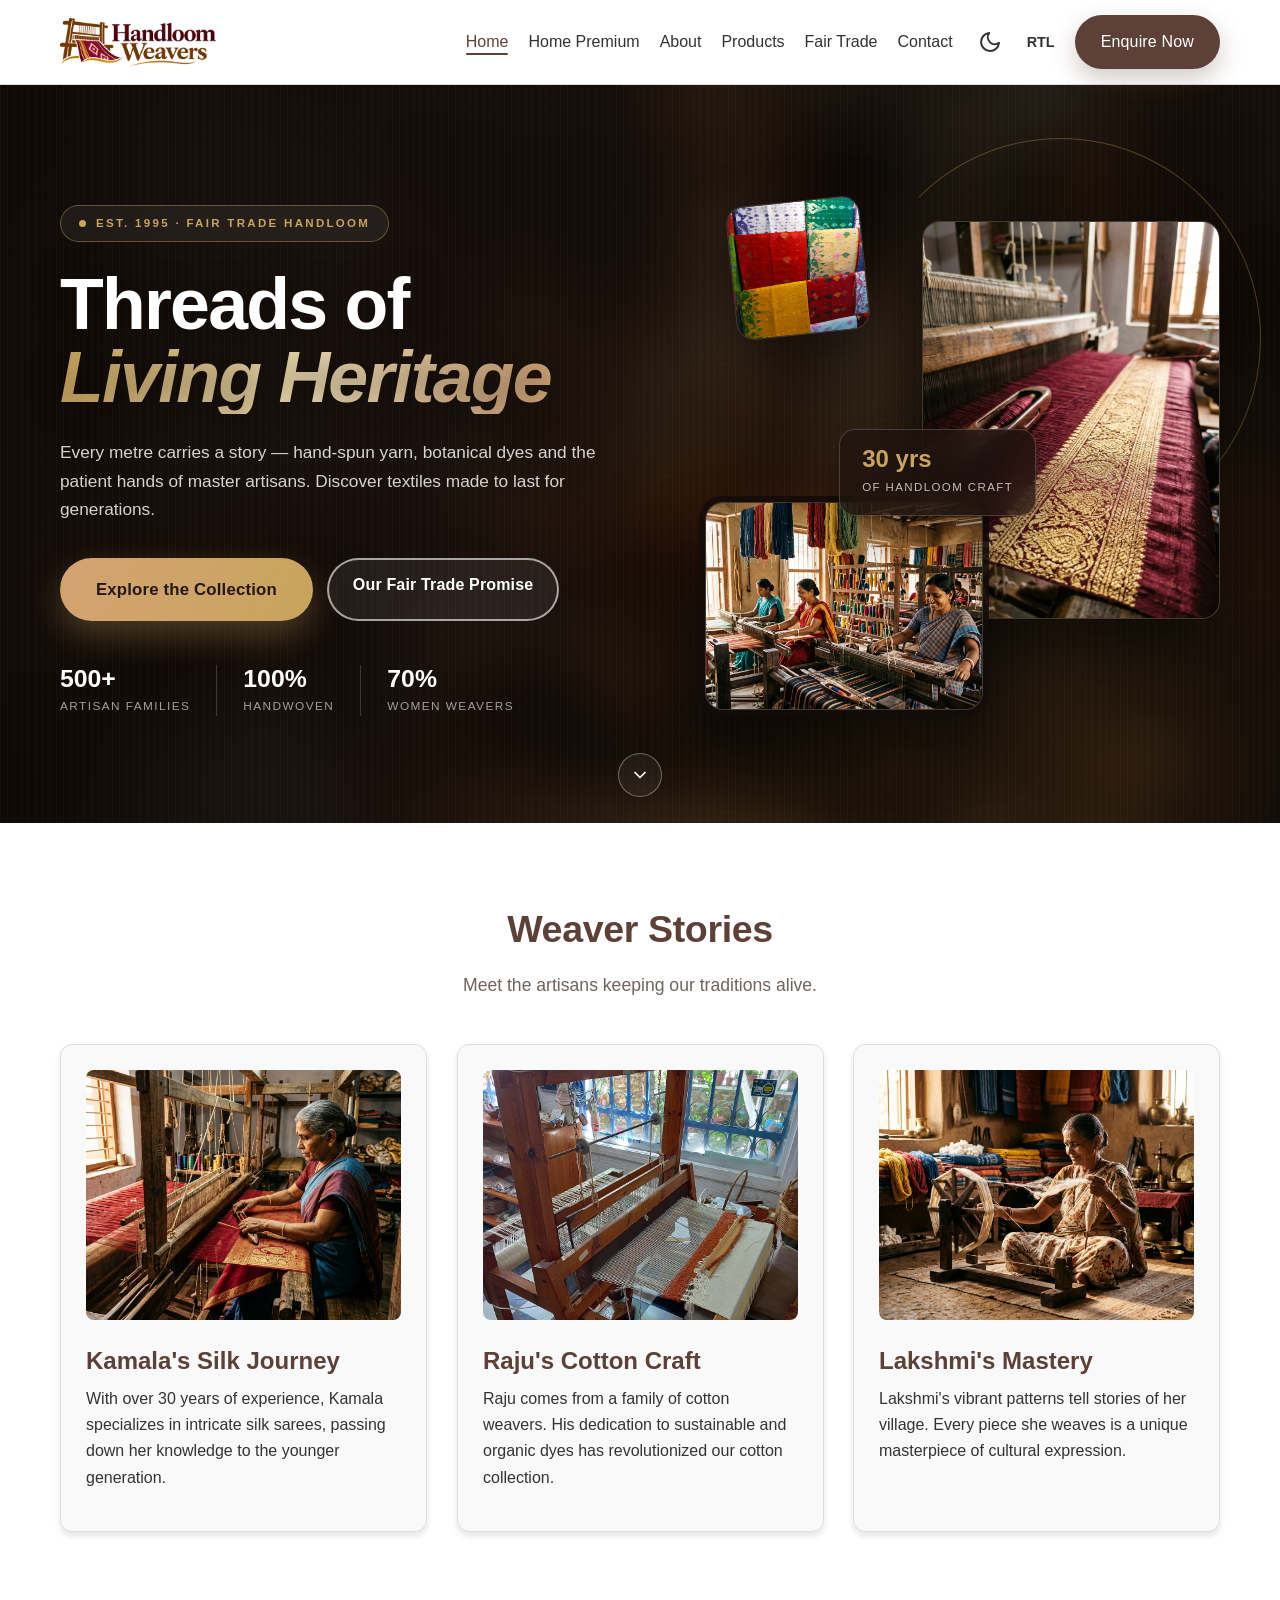
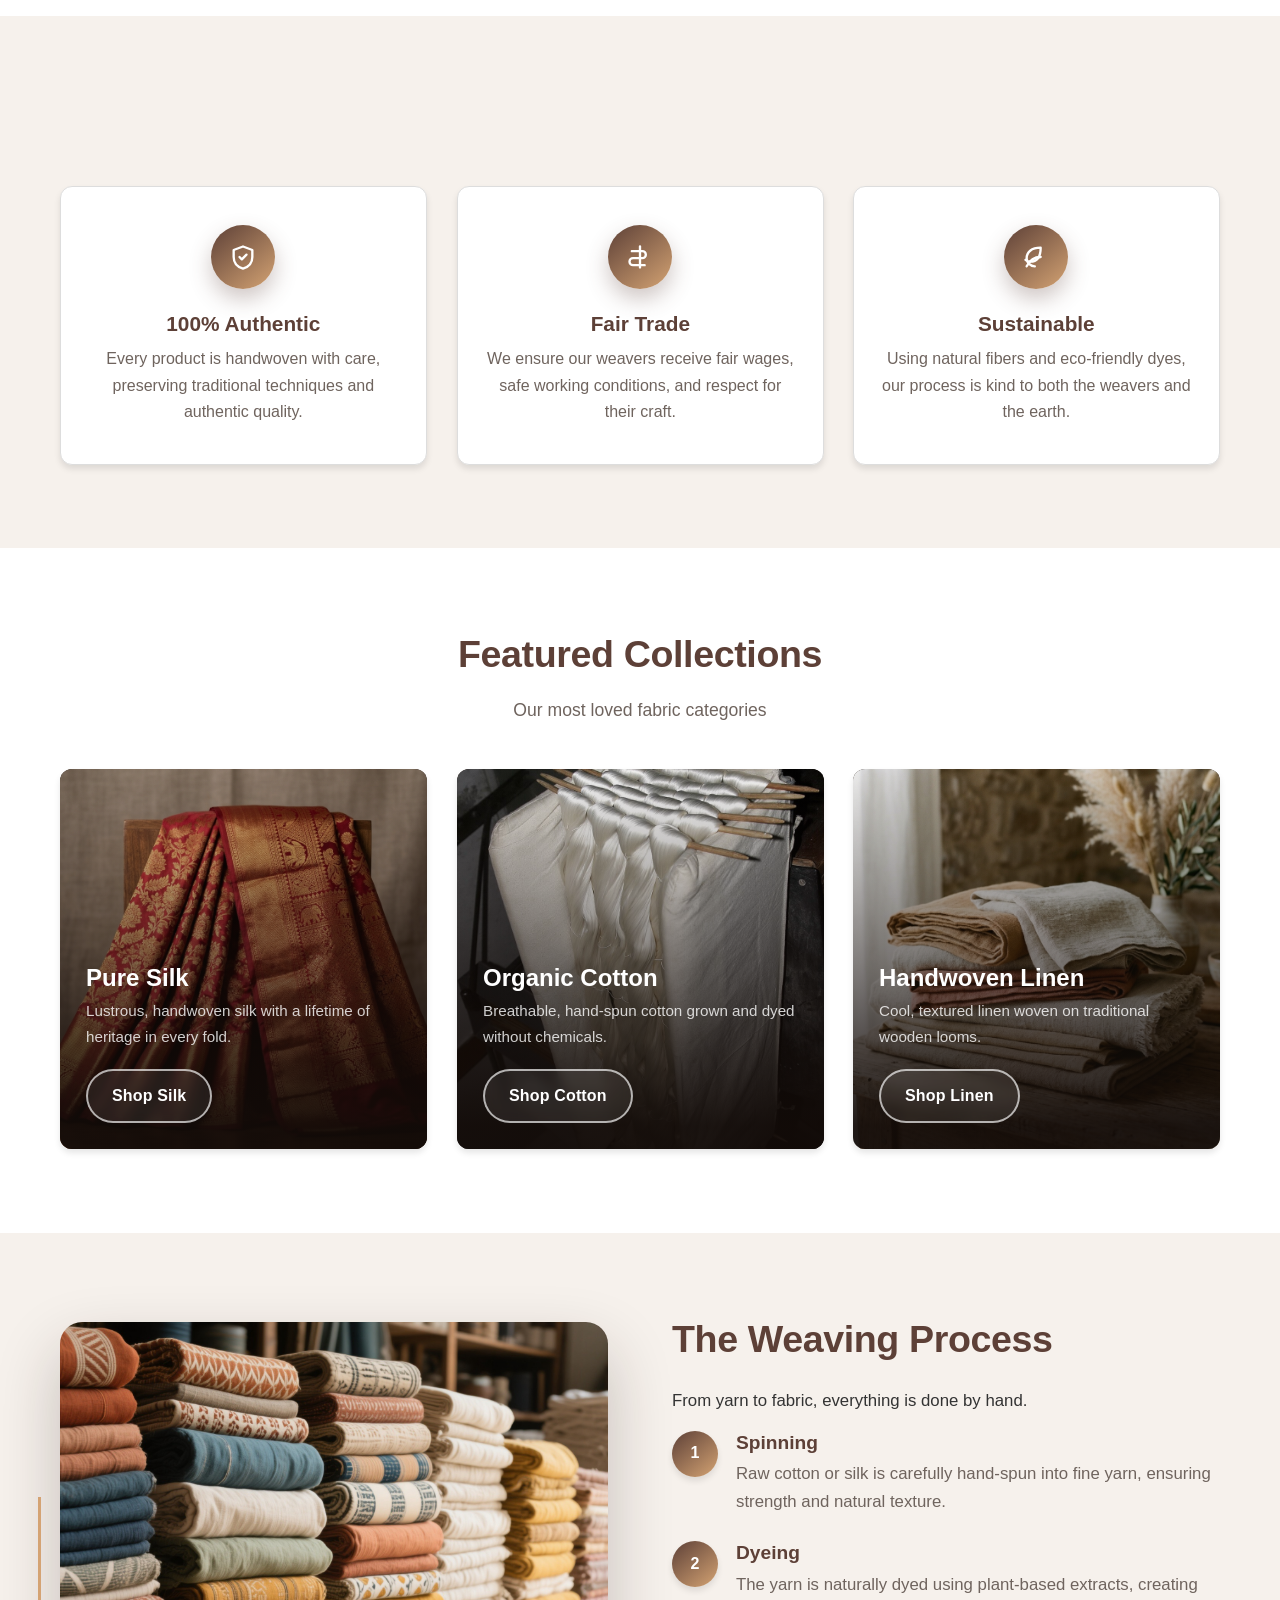
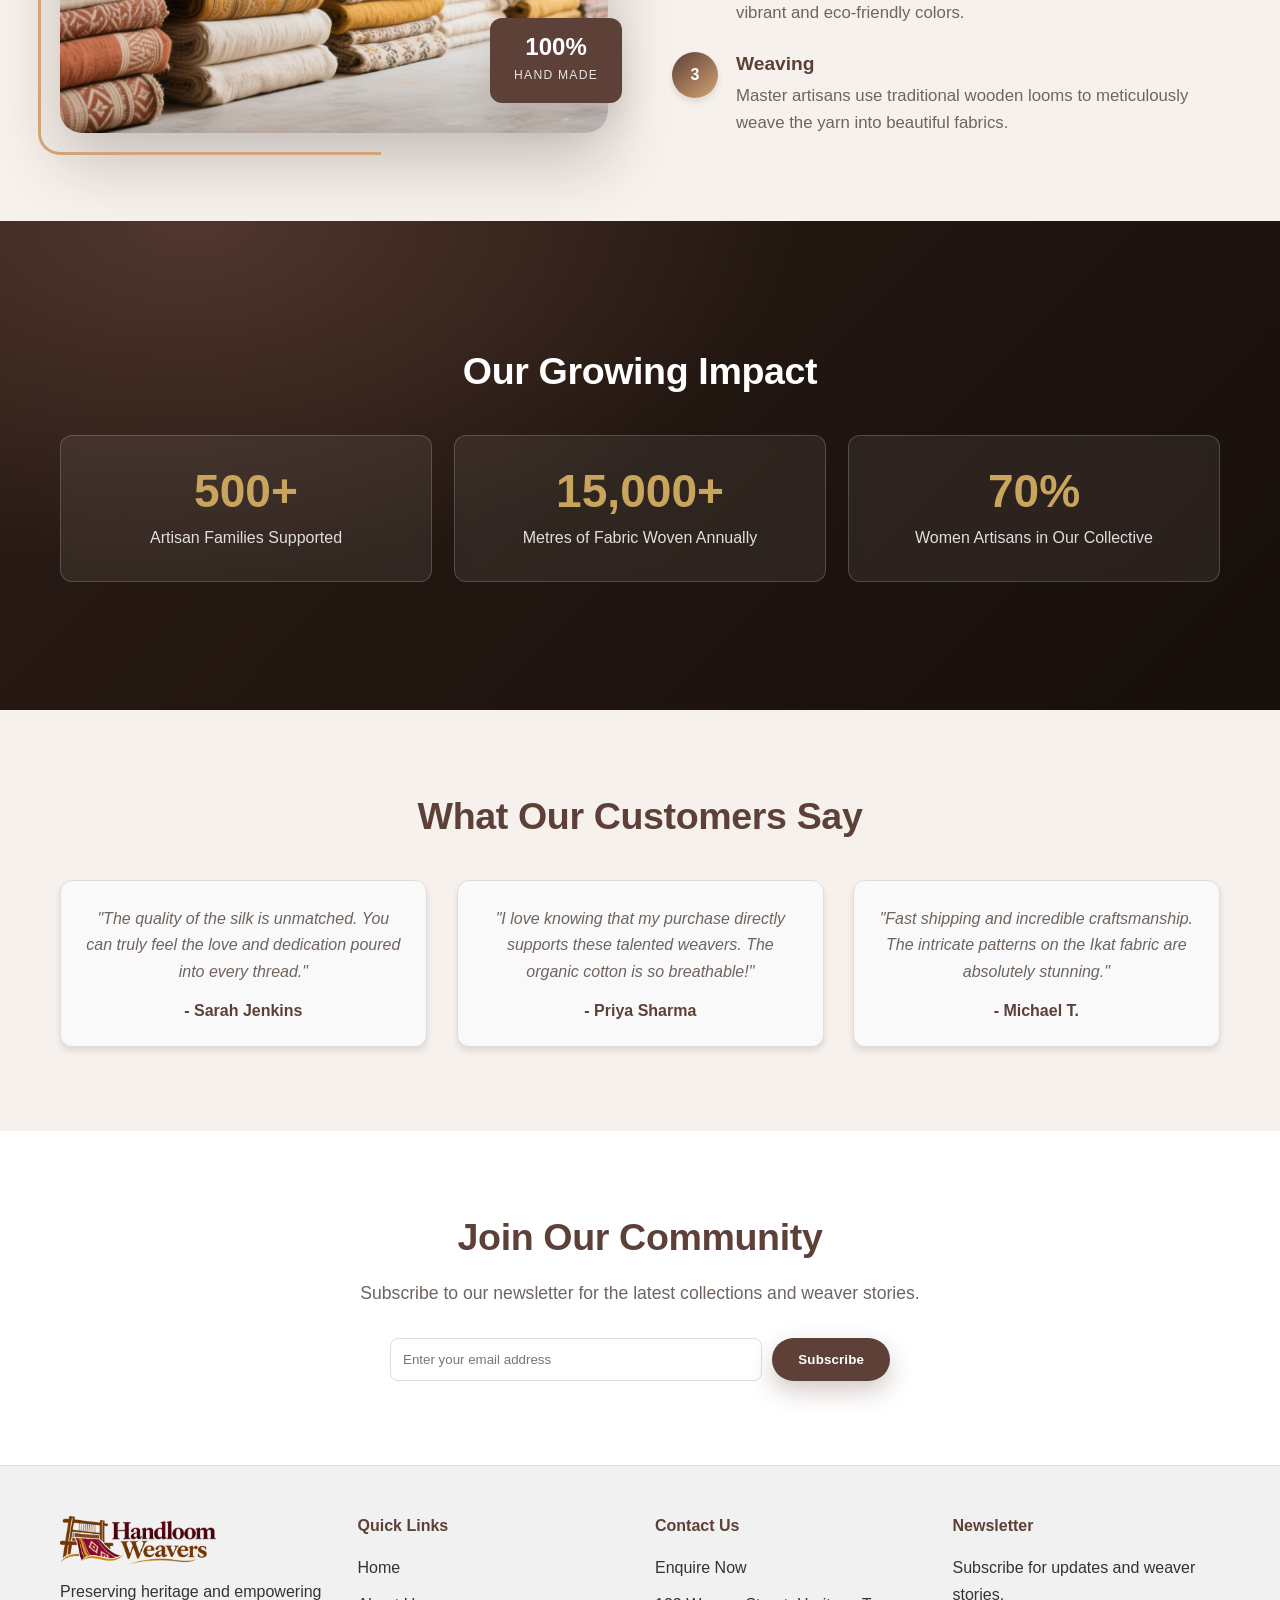
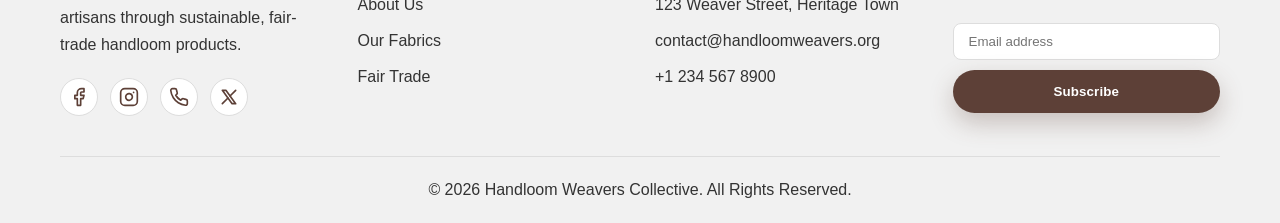
<file: index.html>
<!DOCTYPE html>
<html lang="en" dir="ltr">
<head>
    <meta charset="UTF-8">
    <meta name="viewport" content="width=device-width, initial-scale=1.0">
    <title>Handloom Weavers Collective - Home</title>
    <link rel="icon" type="image/png" href="assets/favicon.png">
    <link rel="apple-touch-icon" href="assets/favicon.png">
    <script>document.documentElement.classList.add('js');</script>
    <link rel="stylesheet" href="css/style.css">
</head>
<body>
    <!-- Header -->
    <header>
        <div class="container header-inner">
            <a href="index.html" class="logo">
                <img src="assets/Handloom Weavers Logo.png" alt="Handloom Weavers" width="1798" height="555">
            </a>
            
            <button class="icon-btn mobile-menu-btn" id="mobile-menu-btn">
                <svg xmlns="http://www.webkit.org/2000/svg" width="24" height="24" viewBox="0 0 24 24" fill="none" stroke="currentColor" stroke-width="2" stroke-linecap="round" stroke-linejoin="round"><line x1="4" x2="20" y1="12" y2="12"/><line x1="4" x2="20" y1="6" y2="6"/><line x1="4" x2="20" y1="18" y2="18"/></svg>
            </button>

            <ul class="nav-links" id="nav-links">
                <li><a href="index.html" class="active">Home</a></li>
                <li><a href="home-2.html">Home Premium</a></li>
                <li><a href="about.html">About</a></li>
                <li><a href="products.html">Products</a></li>
                <li><a href="fair-trade.html">Fair Trade</a></li>
                <li><a href="contact.html">Contact</a></li>
                <li class="header-actions">
                    <button class="icon-btn" id="theme-toggle" aria-label="Toggle Theme"></button>
                    <button class="icon-btn" id="dir-toggle" aria-label="Toggle Direction"></button>
                    <a href="contact.html" class="btn btn-primary">Enquire Now</a>
                </li>
            </ul>
        </div>
    </header>

    <!-- =========================================================
         HOME HERO — "Atelier Collage" concept
         Layered composition: blurred photo wash + typographic column
         + overlapping photographs with a floating glass badge.
         Image assets (swap these, keep the filenames):
           • assets/hero_home.jpg        → full-bleed blurred backdrop
           • assets/gallery_2.jpg        → primary tall portrait (card A)
           • assets/about_weavers.jpg    → overlapping landscape (card B)
           • assets/product_jamdani.jpg  → small tilted swatch (card C)
         ========================================================= -->
    <section class="hero-home">
        <div class="hero-home__backdrop" aria-hidden="true" style="background-image: url('assets/hero_home.jpg');"></div>
        <div class="hero-home__veil" aria-hidden="true"></div>
        <div class="hero-home__grain" aria-hidden="true"></div>

        <div class="container hero-home__inner">
            <!-- Typographic column -->
            <div class="hero-home__copy">
                <span class="hero-home__kicker">
                    <span class="hero-home__kicker-dot"></span>
                    Est. 1995 &middot; Fair Trade Handloom
                </span>
                <h1 class="hero-home__title">
                    Threads of<br>
                    <span class="hero-home__title-accent">Living Heritage</span>
                </h1>
                <p class="hero-home__lead">
                    Every metre carries a story &mdash; hand-spun yarn, botanical dyes and the
                    patient hands of master artisans. Discover textiles made to last for generations.
                </p>
                <div class="hero-home__actions">
                    <a href="products.html" class="btn btn-primary btn-lg">Explore the Collection</a>
                    <a href="fair-trade.html" class="btn btn-secondary">Our Fair Trade Promise</a>
                </div>
                <dl class="hero-home__facts">
                    <div>
                        <dt>500+</dt>
                        <dd>Artisan Families</dd>
                    </div>
                    <div>
                        <dt>100%</dt>
                        <dd>Handwoven</dd>
                    </div>
                    <div>
                        <dt>70%</dt>
                        <dd>Women Weavers</dd>
                    </div>
                </dl>
            </div>

            <!-- Image collage -->
            <div class="hero-home__stage">
                <span class="hero-home__ring" aria-hidden="true"></span>

                <figure class="hero-home__card hero-home__card--a">
                    <img src="assets/gallery_2.jpg" alt="A zari border taking shape on a traditional pit loom">
                </figure>

                <figure class="hero-home__card hero-home__card--b">
                    <img src="assets/about_weavers.jpg" alt="Weavers working together in the collective workshop">
                </figure>

                <figure class="hero-home__card hero-home__card--c">
                    <img src="assets/product_jamdani.jpg" alt="Close detail of a handwoven jamdani fabric">
                </figure>

                <div class="hero-home__badge">
                    <strong>30 yrs</strong>
                    <span>of handloom craft</span>
                </div>
            </div>
        </div>
        <a href="#stories" class="hero-home__scroll" aria-label="Scroll to content">
            <svg xmlns="http://www.webkit.org/2000/svg" width="20" height="20" viewBox="0 0 24 24" fill="none" stroke="currentColor" stroke-width="2" stroke-linecap="round" stroke-linejoin="round"><path d="m6 9 6 6 6-6"/></svg>
        </a>
    </section>

    <!-- Section 1: Weaver Stories -->
    <section id="stories">
        <div class="container">
            <h2 class="section-title reveal">Weaver Stories</h2>
            <p class="section-subtitle reveal">Meet the artisans keeping our traditions alive.</p>
            
            <div class="grid">
                <div class="card reveal reveal--delay-1">
                    <img src="assets/weaver_silk.jpg" alt="Kamala weaving silk">
                    <h3>Kamala's Silk Journey</h3>
                    <p>With over 30 years of experience, Kamala specializes in intricate silk sarees, passing down her knowledge to the younger generation.</p>
                </div>
                <div class="card reveal reveal--delay-2">
                    <img src="assets/weaver_cotton.jpg" alt="Raju working on a loom">
                    <h3>Raju's Cotton Craft</h3>
                    <p>Raju comes from a family of cotton weavers. His dedication to sustainable and organic dyes has revolutionized our cotton collection.</p>
                </div>
                <div class="card reveal reveal--delay-3">
                    <img src="assets/weaver_mastery.jpg" alt="Lakshmi spinning yarn">
                    <h3>Lakshmi's Mastery</h3>
                    <p>Lakshmi's vibrant patterns tell stories of her village. Every piece she weaves is a unique masterpiece of cultural expression.</p>
                </div>
            </div>
        </div>
    </section>

    <!-- Section 2: Why Choose Us -->
    <section class="section-tint">
        <div class="container text-center">
            <h2 class="section-title reveal">The Handloom Difference</h2>
            <div class="grid">
                <div class="feature-card reveal reveal--delay-1">
                    <span class="feature-icon">
                        <svg xmlns="http://www.webkit.org/2000/svg" width="28" height="28" viewBox="0 0 24 24" fill="none" stroke="currentColor" stroke-width="2" stroke-linecap="round" stroke-linejoin="round"><path d="m9 12 2 2 4-4"/><path d="M12 3 4 6v6c0 5 3.4 8.6 8 10 4.6-1.4 8-5 8-10V6l-8-3Z"/></svg>
                    </span>
                    <h3>100% Authentic</h3>
                    <p>Every product is handwoven with care, preserving traditional techniques and authentic quality.</p>
                </div>
                <div class="feature-card reveal reveal--delay-2">
                    <span class="feature-icon">
                        <svg xmlns="http://www.webkit.org/2000/svg" width="28" height="28" viewBox="0 0 24 24" fill="none" stroke="currentColor" stroke-width="2" stroke-linecap="round" stroke-linejoin="round"><path d="M12 3v18"/><path d="M5 7h9a3 3 0 0 1 0 6H6a3 3 0 0 0 0 6h10"/></svg>
                    </span>
                    <h3>Fair Trade</h3>
                    <p>We ensure our weavers receive fair wages, safe working conditions, and respect for their craft.</p>
                </div>
                <div class="feature-card reveal reveal--delay-3">
                    <span class="feature-icon">
                        <svg xmlns="http://www.webkit.org/2000/svg" width="28" height="28" viewBox="0 0 24 24" fill="none" stroke="currentColor" stroke-width="2" stroke-linecap="round" stroke-linejoin="round"><path d="M11 20A7 7 0 0 1 4 13c0-5 4-9 12-9 0 9-4 12-9 12-1.5 0-3-.5-4-1.5"/><path d="M4 20c3-6 7-8 12-8"/></svg>
                    </span>
                    <h3>Sustainable</h3>
                    <p>Using natural fibers and eco-friendly dyes, our process is kind to both the weavers and the earth.</p>
                </div>
            </div>
        </div>
    </section>

    <!-- Section 3: Featured Collections -->
    <section>
        <div class="container text-center">
            <h2 class="section-title reveal">Featured Collections</h2>
            <p class="section-subtitle reveal">Our most loved fabric categories</p>
            <div class="grid">
                <article class="card card--overlay reveal reveal--delay-1">
                    <img src="assets/product_silk.jpg" alt="Silk Collection">
                    <div class="card__body">
                        <h3>Pure Silk</h3>
                        <p>Lustrous, handwoven silk with a lifetime of heritage in every fold.</p>
                        <a href="products.html" class="btn btn-outline-light">Shop Silk</a>
                    </div>
                </article>
                <article class="card card--overlay reveal reveal--delay-2">
                    <img src="assets/product_cotton.jpg" alt="Cotton Collection">
                    <div class="card__body">
                        <h3>Organic Cotton</h3>
                        <p>Breathable, hand-spun cotton grown and dyed without chemicals.</p>
                        <a href="products.html" class="btn btn-outline-light">Shop Cotton</a>
                    </div>
                </article>
                <article class="card card--overlay reveal reveal--delay-3">
                    <img src="assets/product_linen.jpg" alt="Linen Collection">
                    <div class="card__body">
                        <h3>Handwoven Linen</h3>
                        <p>Cool, textured linen woven on traditional wooden looms.</p>
                        <a href="products.html" class="btn btn-outline-light">Shop Linen</a>
                    </div>
                </article>
            </div>
        </div>
    </section>

    <!-- Section 4: The Handloom Process -->
    <section class="section-tint">
        <div class="container">
            <div class="split">
                <div class="split__media split__media--framed reveal">
                    <img src="assets/product_blockprint.jpg" alt="Traditional wooden blocks and natural dyes used in the handloom process">
                    <div class="split__badge">
                        <strong>100%</strong>
                        <span>Hand made</span>
                    </div>
                </div>
                <div class="split__body reveal reveal--delay-1">
                    <h2 class="section-title">The Weaving Process</h2>
                    <p>From yarn to fabric, everything is done by hand.</p>
                    <ul class="step-list">
                        <li class="step">
                            <span class="step__num">1</span>
                            <div>
                                <h3>Spinning</h3>
                                <p>Raw cotton or silk is carefully hand-spun into fine yarn, ensuring strength and natural texture.</p>
                            </div>
                        </li>
                        <li class="step">
                            <span class="step__num">2</span>
                            <div>
                                <h3>Dyeing</h3>
                                <p>The yarn is naturally dyed using plant-based extracts, creating vibrant and eco-friendly colors.</p>
                            </div>
                        </li>
                        <li class="step">
                            <span class="step__num">3</span>
                            <div>
                                <h3>Weaving</h3>
                                <p>Master artisans use traditional wooden looms to meticulously weave the yarn into beautiful fabrics.</p>
                            </div>
                        </li>
                    </ul>
                </div>
            </div>
        </div>
    </section>

    <!-- Section 5: Impact Numbers -->
    <section class="band band--deep">
        <div class="container text-center">
            <h2 class="section-title reveal">Our Growing Impact</h2>
            <div class="stat-strip">
                <div class="stat reveal reveal--delay-1">
                    <strong>500+</strong>
                    <span>Artisan Families Supported</span>
                </div>
                <div class="stat reveal reveal--delay-2">
                    <strong>15,000+</strong>
                    <span>Metres of Fabric Woven Annually</span>
                </div>
                <div class="stat reveal reveal--delay-3">
                    <strong>70%</strong>
                    <span>Women Artisans in Our Collective</span>
                </div>
            </div>
        </div>
    </section>

    <!-- Section 6: Testimonials -->
    <section class="section-tint">
        <div class="container text-center">
            <h2 class="section-title reveal">What Our Customers Say</h2>
            <div class="grid">
                <div class="card card--quote reveal reveal--delay-1">
                    <p>"The quality of the silk is unmatched. You can truly feel the love and dedication poured into every thread."</p>
                    <h4>- Sarah Jenkins</h4>
                </div>
                <div class="card card--quote reveal reveal--delay-2">
                    <p>"I love knowing that my purchase directly supports these talented weavers. The organic cotton is so breathable!"</p>
                    <h4>- Priya Sharma</h4>
                </div>
                <div class="card card--quote reveal reveal--delay-3">
                    <p>"Fast shipping and incredible craftsmanship. The intricate patterns on the Ikat fabric are absolutely stunning."</p>
                    <h4>- Michael T.</h4>
                </div>
            </div>
        </div>
    </section>

    <!-- Section 7: Newsletter Signup -->
    <section>
        <div class="container text-center">
            <h2 class="section-title reveal">Join Our Community</h2>
            <p class="section-subtitle reveal" style="margin-bottom: 30px;">Subscribe to our newsletter for the latest collections and weaver stories.</p>
            <form action="#" style="max-width: 500px; margin: 0 auto; display: flex; gap: 10px; flex-wrap: wrap;" onsubmit="event.preventDefault(); alert('Subscribed successfully!');">
                <input type="email" class="form-control" placeholder="Enter your email address" required style="flex: 1 1 240px;">
                <button type="submit" class="btn btn-primary">Subscribe</button>
            </form>
        </div>
    </section>

    <!-- Footer -->
    <footer>
        <div class="container">
            <div class="footer-grid">
                <div class="footer-col">
                    <a href="index.html" class="logo" style="margin-bottom: 15px;">
                        <img src="assets/Handloom Weavers Logo.png" alt="Handloom Weavers" width="1798" height="555">
                    </a>
                    <p>Preserving heritage and empowering artisans through sustainable, fair-trade handloom products.</p>
                    <div class="social-icons">
                        <a href="#" aria-label="Facebook"><svg xmlns="http://www.webkit.org/2000/svg" width="20" height="20" viewBox="0 0 24 24" fill="none" stroke="currentColor" stroke-width="2" stroke-linecap="round" stroke-linejoin="round"><path d="M18 2h-3a5 5 0 0 0-5 5v3H7v4h3v8h4v-8h3l1-4h-4V7a1 1 0 0 1 1-1h3z"/></svg></a>
                        <a href="#" aria-label="Instagram"><svg xmlns="http://www.webkit.org/2000/svg" width="20" height="20" viewBox="0 0 24 24" fill="none" stroke="currentColor" stroke-width="2" stroke-linecap="round" stroke-linejoin="round"><rect width="20" height="20" x="2" y="2" rx="5" ry="5"/><path d="M16 11.37A4 4 0 1 1 12.63 8 4 4 0 0 1 16 11.37z"/><line x1="17.5" x2="17.51" y1="6.5" y2="6.5"/></svg></a>
                        <a href="#" aria-label="WhatsApp"><svg xmlns="http://www.webkit.org/2000/svg" width="20" height="20" viewBox="0 0 24 24" fill="none" stroke="currentColor" stroke-width="2" stroke-linecap="round" stroke-linejoin="round"><path d="M22 16.92v3a2 2 0 0 1-2.18 2 19.79 19.79 0 0 1-8.63-3.07 19.5 19.5 0 0 1-6-6 19.79 19.79 0 0 1-3.07-8.67A2 2 0 0 1 4.11 2h3a2 2 0 0 1 2 1.72 12.84 12.84 0 0 0 .7 2.81 2 2 0 0 1-.45 2.11L8.09 9.91a16 16 0 0 0 6 6l1.27-1.27a2 2 0 0 1 2.11-.45 12.84 12.84 0 0 0 2.81.7A2 2 0 0 1 22 16.92z"/></svg></a>
                        <a href="#" aria-label="X (Twitter)"><svg xmlns="http://www.webkit.org/2000/svg" width="20" height="20" viewBox="0 0 24 24" fill="none" stroke="currentColor" stroke-width="2" stroke-linecap="round" stroke-linejoin="round"><path d="M4 4l11.733 16h4.267l-11.733 -16z"/><path d="M4 20l6.768 -6.768m2.46 -2.46l6.772 -6.772"/></svg></a>
                    </div>
                </div>
                <div class="footer-col">
                    <h4>Quick Links</h4>
                    <ul>
                        <li><a href="index.html">Home</a></li>
                        <li><a href="about.html">About Us</a></li>
                        <li><a href="products.html">Our Fabrics</a></li>
                        <li><a href="fair-trade.html">Fair Trade</a></li>
                    </ul>
                </div>
                <div class="footer-col">
                    <h4>Contact Us</h4>
                    <ul>
                        <li><a href="contact.html">Enquire Now</a></li>
                        <li>123 Weaver Street, Heritage Town</li>
                        <li>contact@handloomweavers.org</li>
                        <li>+1 234 567 8900</li>
                    </ul>
                </div>
                <div class="footer-col">
                    <h4>Newsletter</h4>
                    <p style="margin-bottom: 15px;">Subscribe for updates and weaver stories.</p>
                    <form action="#" class="footer-newsletter" onsubmit="event.preventDefault(); alert('Subscribed successfully!');">
                        <input type="email" placeholder="Email address" required>
                        <button type="submit" class="btn btn-primary">Subscribe</button>
                    </form>
                </div>
            </div>
            <div class="footer-bottom">
                <p>&copy; 2026 Handloom Weavers Collective. All Rights Reserved.</p>
            </div>
        </div>
    </footer>

    <!-- Back to Top Button -->
    <button id="backToTop" class="back-to-top" aria-label="Back to top">
        <svg xmlns="http://www.webkit.org/2000/svg" width="24" height="24" viewBox="0 0 24 24" fill="none" stroke="currentColor" stroke-width="2" stroke-linecap="round" stroke-linejoin="round"><path d="m18 15-6-6-6 6"/></svg>
    </button>

    <script src="js/script.js"></script>
</body>
</html>
</file>
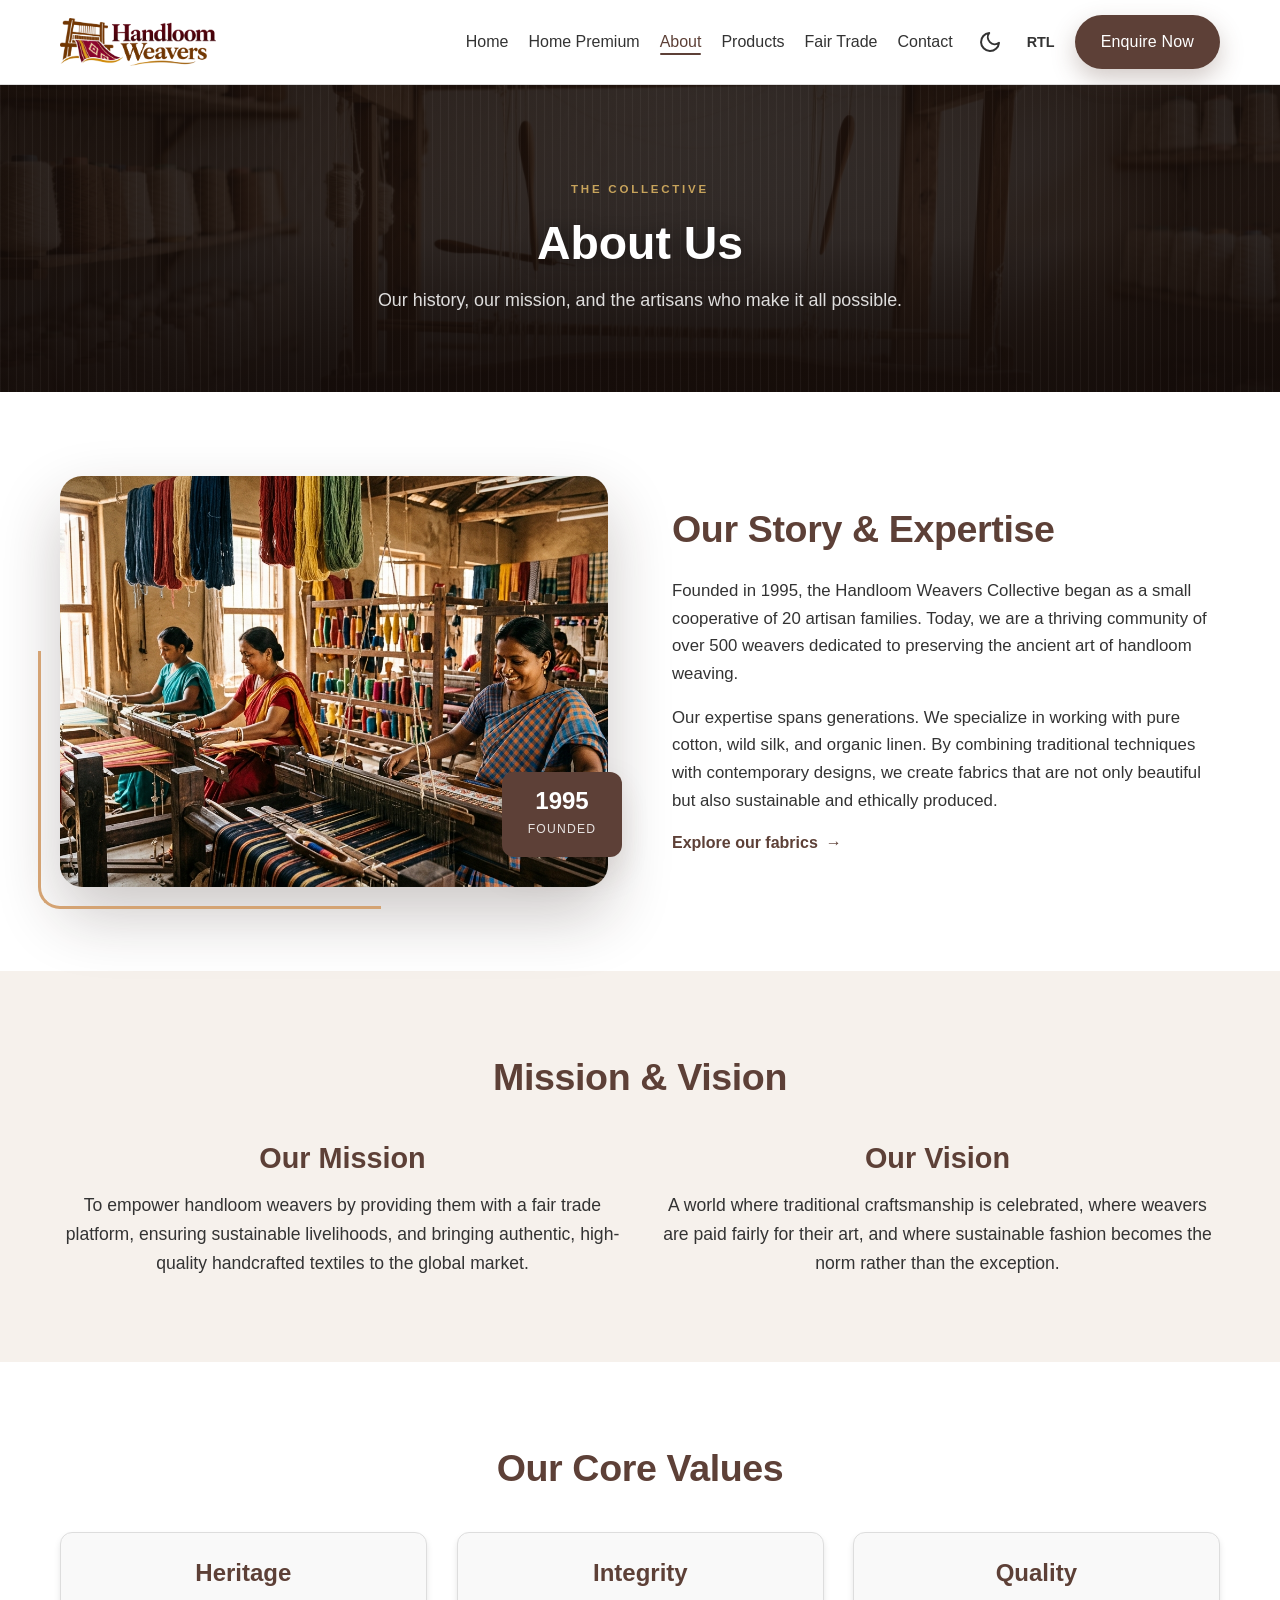
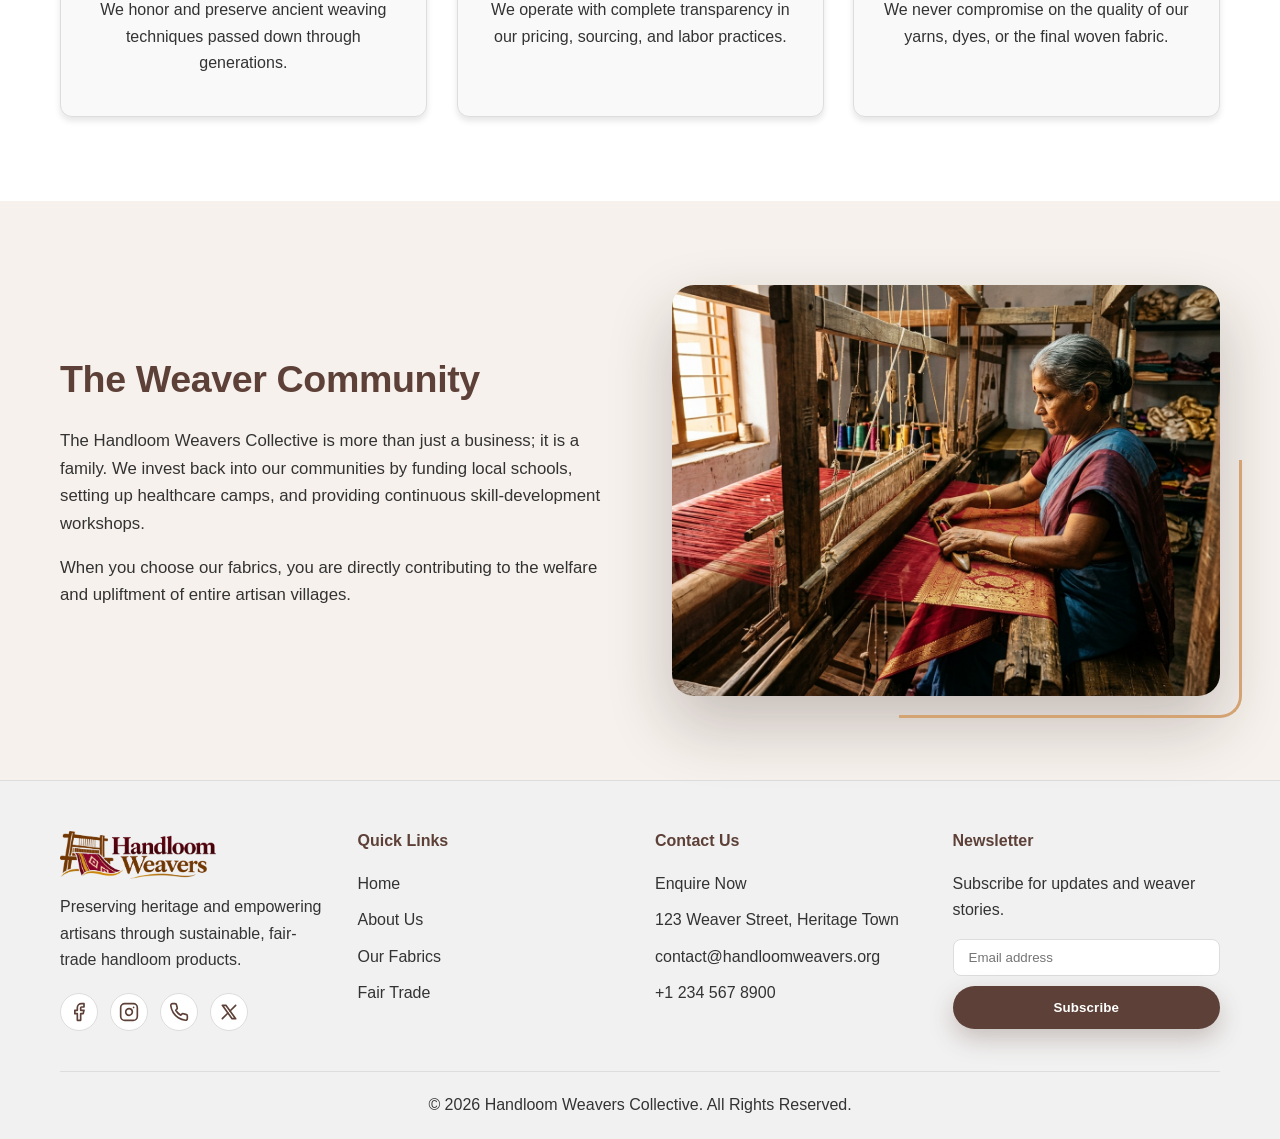
<file: about.html>
<!DOCTYPE html>
<html lang="en" dir="ltr">
<head>
    <meta charset="UTF-8">
    <meta name="viewport" content="width=device-width, initial-scale=1.0">
    <title>Handloom Weavers Collective - About Us</title>
    <link rel="icon" type="image/png" href="assets/favicon.png">
    <link rel="apple-touch-icon" href="assets/favicon.png">
    <script>document.documentElement.classList.add('js');</script>
    <link rel="stylesheet" href="css/style.css">
</head>
<body>
    <!-- Header -->
    <header>
        <div class="container header-inner">
            <a href="index.html" class="logo">
                <img src="assets/Handloom Weavers Logo.png" alt="Handloom Weavers" width="1798" height="555">
            </a>
            
            <button class="icon-btn mobile-menu-btn" id="mobile-menu-btn">
                <svg xmlns="http://www.webkit.org/2000/svg" width="24" height="24" viewBox="0 0 24 24" fill="none" stroke="currentColor" stroke-width="2" stroke-linecap="round" stroke-linejoin="round"><line x1="4" x2="20" y1="12" y2="12"/><line x1="4" x2="20" y1="6" y2="6"/><line x1="4" x2="20" y1="18" y2="18"/></svg>
            </button>

            <ul class="nav-links" id="nav-links">
                <li><a href="index.html">Home</a></li>
                <li><a href="home-2.html">Home Premium</a></li>
                <li><a href="about.html" class="active">About</a></li>
                <li><a href="products.html">Products</a></li>
                <li><a href="fair-trade.html">Fair Trade</a></li>
                <li><a href="contact.html">Contact</a></li>
                <li class="header-actions">
                    <button class="icon-btn" id="theme-toggle" aria-label="Toggle Theme"></button>
                    <button class="icon-btn" id="dir-toggle" aria-label="Toggle Direction"></button>
                    <a href="contact.html" class="btn btn-primary">Enquire Now</a>
                </li>
            </ul>
        </div>
    </header>

    <!-- Page Hero
         Image asset: assets/banner_weaving.jpg -->
    <section class="page-hero" style="background-image: url('assets/banner_weaving.jpg');">
        <div class="container">
            <span class="page-hero__eyebrow">The Collective</span>
            <h1>About Us</h1>
            <p>Our history, our mission, and the artisans who make it all possible.</p>
        </div>
    </section>

    <!-- Section 1: Our Story
         Image asset: assets/about_weavers.jpg -->
    <section>
        <div class="container">
            <div class="split">
                <div class="split__media split__media--framed reveal">
                    <img src="assets/about_weavers.jpg" alt="Weavers working together">
                    <div class="split__badge">
                        <strong>1995</strong>
                        <span>Founded</span>
                    </div>
                </div>
                <div class="split__body reveal reveal--delay-1">
                    <h2 class="section-title">Our Story &amp; Expertise</h2>
                    <p>Founded in 1995, the Handloom Weavers Collective began as a small cooperative of 20 artisan families. Today, we are a thriving community of over 500 weavers dedicated to preserving the ancient art of handloom weaving.</p>
                    <p>Our expertise spans generations. We specialize in working with pure cotton, wild silk, and organic linen. By combining traditional techniques with contemporary designs, we create fabrics that are not only beautiful but also sustainable and ethically produced.</p>
                    <a href="products.html" class="link-arrow">Explore our fabrics</a>
                </div>
            </div>
        </div>
    </section>

    <!-- Section 2: Mission & Vision -->
    <section class="section-tint">
        <div class="container text-center">
            <h2 class="section-title reveal">Mission &amp; Vision</h2>
            <div class="grid grid-2">
                <div class="reveal reveal--delay-1">
                    <h3 style="color: var(--primary-color); font-size: 1.8rem; margin-bottom: 15px;">Our Mission</h3>
                    <p style="font-size: 1.1rem;">To empower handloom weavers by providing them with a fair trade platform, ensuring sustainable livelihoods, and bringing authentic, high-quality handcrafted textiles to the global market.</p>
                </div>
                <div class="reveal reveal--delay-2">
                    <h3 style="color: var(--primary-color); font-size: 1.8rem; margin-bottom: 15px;">Our Vision</h3>
                    <p style="font-size: 1.1rem;">A world where traditional craftsmanship is celebrated, where weavers are paid fairly for their art, and where sustainable fashion becomes the norm rather than the exception.</p>
                </div>
            </div>
        </div>
    </section>

    <!-- Section 3: Core Values -->
    <section>
        <div class="container text-center">
            <h2 class="section-title reveal">Our Core Values</h2>
            <div class="grid">
                <div class="card reveal reveal--delay-1">
                    <h3 style="margin-bottom: 10px;">Heritage</h3>
                    <p>We honor and preserve ancient weaving techniques passed down through generations.</p>
                </div>
                <div class="card reveal reveal--delay-2">
                    <h3 style="margin-bottom: 10px;">Integrity</h3>
                    <p>We operate with complete transparency in our pricing, sourcing, and labor practices.</p>
                </div>
                <div class="card reveal reveal--delay-3">
                    <h3 style="margin-bottom: 10px;">Quality</h3>
                    <p>We never compromise on the quality of our yarns, dyes, or the final woven fabric.</p>
                </div>
            </div>
        </div>
    </section>

    <!-- Section 4: The Community
         Image asset: assets/weaver_silk.jpg -->
    <section class="section-tint">
        <div class="container">
            <div class="split split--reverse">
                <div class="split__media split__media--framed split__media--aligned reveal">
                    <img src="assets/weaver_silk.jpg" alt="Weaving Community">
                </div>
                <div class="split__body reveal reveal--delay-1">
                    <h2 class="section-title">The Weaver Community</h2>
                    <p>The Handloom Weavers Collective is more than just a business; it is a family. We invest back into our communities by funding local schools, setting up healthcare camps, and providing continuous skill-development workshops.</p>
                    <p>When you choose our fabrics, you are directly contributing to the welfare and upliftment of entire artisan villages.</p>
                </div>
            </div>
        </div>
    </section>

    <!-- Footer -->
    <footer>
        <div class="container">
            <div class="footer-grid">
                <div class="footer-col">
                    <a href="index.html" class="logo" style="margin-bottom: 15px;">
                        <img src="assets/Handloom Weavers Logo.png" alt="Handloom Weavers" width="1798" height="555">
                    </a>
                    <p>Preserving heritage and empowering artisans through sustainable, fair-trade handloom products.</p>
                    <div class="social-icons">
                        <a href="#" aria-label="Facebook"><svg xmlns="http://www.webkit.org/2000/svg" width="20" height="20" viewBox="0 0 24 24" fill="none" stroke="currentColor" stroke-width="2" stroke-linecap="round" stroke-linejoin="round"><path d="M18 2h-3a5 5 0 0 0-5 5v3H7v4h3v8h4v-8h3l1-4h-4V7a1 1 0 0 1 1-1h3z"/></svg></a>
                        <a href="#" aria-label="Instagram"><svg xmlns="http://www.webkit.org/2000/svg" width="20" height="20" viewBox="0 0 24 24" fill="none" stroke="currentColor" stroke-width="2" stroke-linecap="round" stroke-linejoin="round"><rect width="20" height="20" x="2" y="2" rx="5" ry="5"/><path d="M16 11.37A4 4 0 1 1 12.63 8 4 4 0 0 1 16 11.37z"/><line x1="17.5" x2="17.51" y1="6.5" y2="6.5"/></svg></a>
                        <a href="#" aria-label="WhatsApp"><svg xmlns="http://www.webkit.org/2000/svg" width="20" height="20" viewBox="0 0 24 24" fill="none" stroke="currentColor" stroke-width="2" stroke-linecap="round" stroke-linejoin="round"><path d="M22 16.92v3a2 2 0 0 1-2.18 2 19.79 19.79 0 0 1-8.63-3.07 19.5 19.5 0 0 1-6-6 19.79 19.79 0 0 1-3.07-8.67A2 2 0 0 1 4.11 2h3a2 2 0 0 1 2 1.72 12.84 12.84 0 0 0 .7 2.81 2 2 0 0 1-.45 2.11L8.09 9.91a16 16 0 0 0 6 6l1.27-1.27a2 2 0 0 1 2.11-.45 12.84 12.84 0 0 0 2.81.7A2 2 0 0 1 22 16.92z"/></svg></a>
                        <a href="#" aria-label="X (Twitter)"><svg xmlns="http://www.webkit.org/2000/svg" width="20" height="20" viewBox="0 0 24 24" fill="none" stroke="currentColor" stroke-width="2" stroke-linecap="round" stroke-linejoin="round"><path d="M4 4l11.733 16h4.267l-11.733 -16z"/><path d="M4 20l6.768 -6.768m2.46 -2.46l6.772 -6.772"/></svg></a>
                    </div>
                </div>
                <div class="footer-col">
                    <h4>Quick Links</h4>
                    <ul>
                        <li><a href="index.html">Home</a></li>
                        <li><a href="about.html">About Us</a></li>
                        <li><a href="products.html">Our Fabrics</a></li>
                        <li><a href="fair-trade.html">Fair Trade</a></li>
                    </ul>
                </div>
                <div class="footer-col">
                    <h4>Contact Us</h4>
                    <ul>
                        <li><a href="contact.html">Enquire Now</a></li>
                        <li>123 Weaver Street, Heritage Town</li>
                        <li>contact@handloomweavers.org</li>
                        <li>+1 234 567 8900</li>
                    </ul>
                </div>
                <div class="footer-col">
                    <h4>Newsletter</h4>
                    <p style="margin-bottom: 15px;">Subscribe for updates and weaver stories.</p>
                    <form action="#" class="footer-newsletter" onsubmit="event.preventDefault(); alert('Subscribed successfully!');">
                        <input type="email" placeholder="Email address" required>
                        <button type="submit" class="btn btn-primary">Subscribe</button>
                    </form>
                </div>
            </div>
            <div class="footer-bottom">
                <p>&copy; 2026 Handloom Weavers Collective. All Rights Reserved.</p>
            </div>
        </div>
    </footer>

    <!-- Back to Top Button -->
    <button id="backToTop" class="back-to-top" aria-label="Back to top">
        <svg xmlns="http://www.webkit.org/2000/svg" width="24" height="24" viewBox="0 0 24 24" fill="none" stroke="currentColor" stroke-width="2" stroke-linecap="round" stroke-linejoin="round"><path d="m18 15-6-6-6 6"/></svg>
    </button>

    <script src="js/script.js"></script>
</body>
</html>
</file>
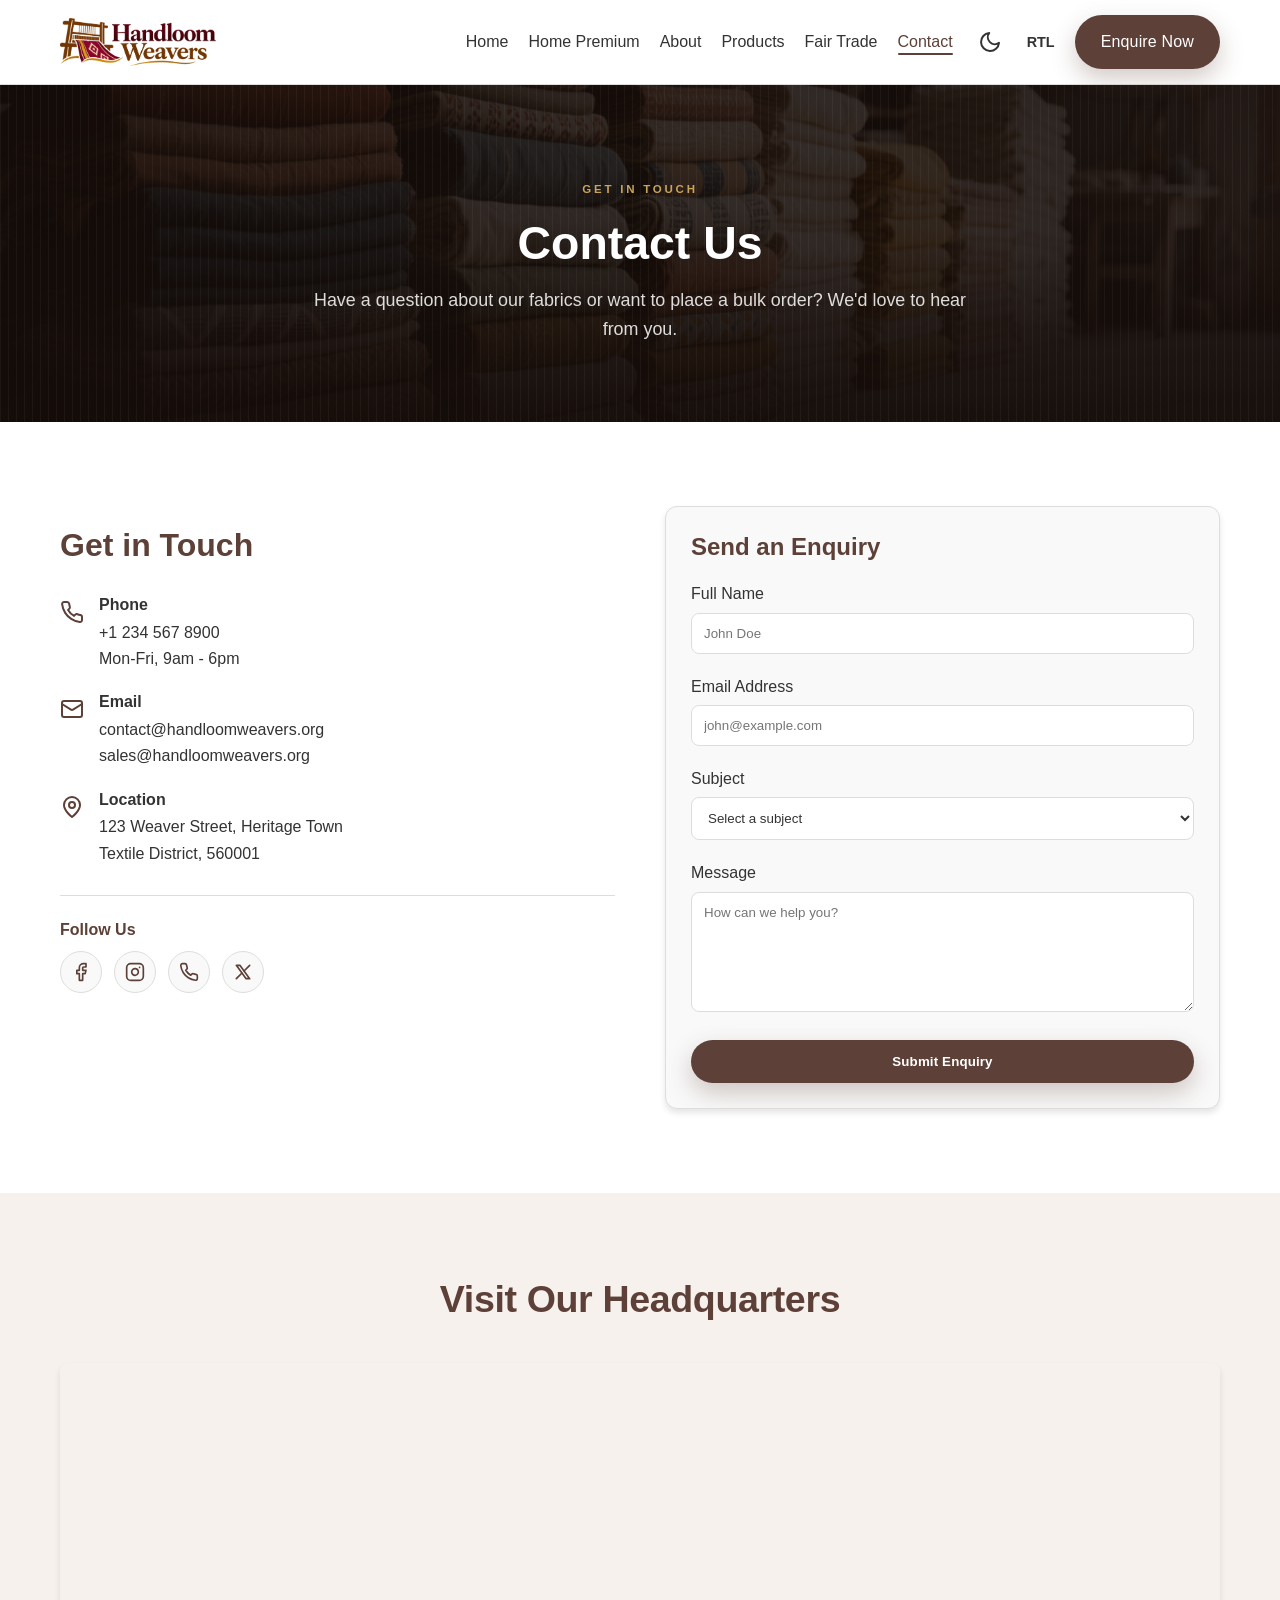
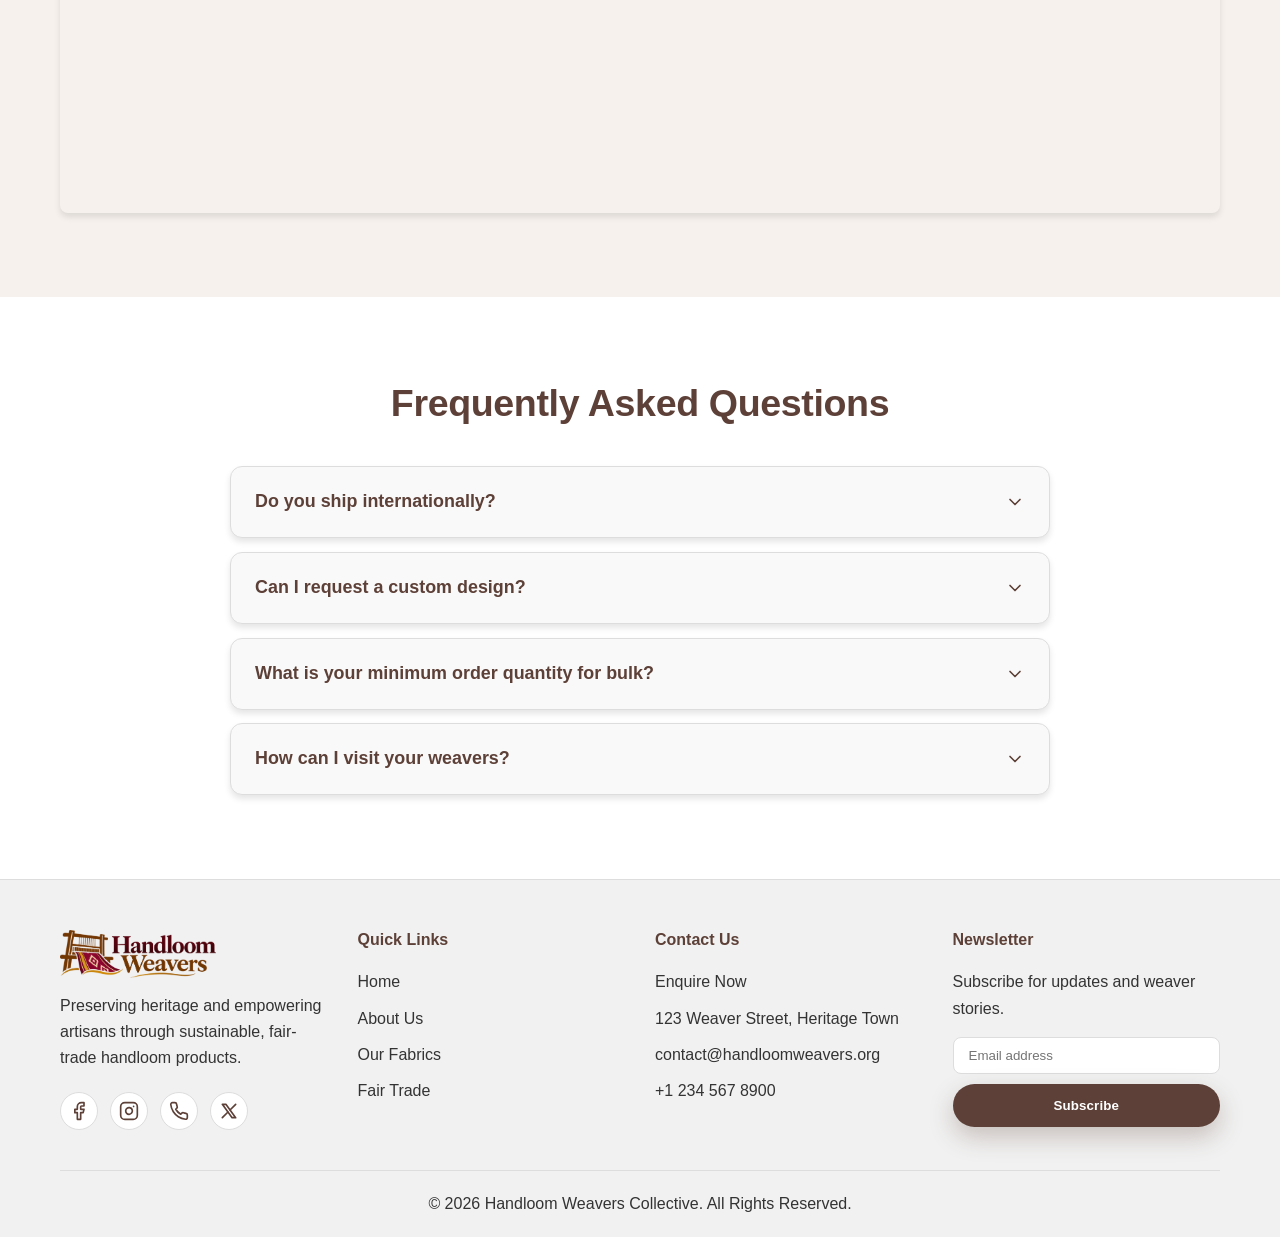
<file: contact.html>
<!DOCTYPE html>
<html lang="en" dir="ltr">
<head>
    <meta charset="UTF-8">
    <meta name="viewport" content="width=device-width, initial-scale=1.0">
    <title>Handloom Weavers Collective - Contact Us</title>
    <link rel="icon" type="image/png" href="assets/favicon.png">
    <link rel="apple-touch-icon" href="assets/favicon.png">
    <script>document.documentElement.classList.add('js');</script>
    <link rel="stylesheet" href="css/style.css">
</head>
<body>
    <!-- Header -->
    <header>
        <div class="container header-inner">
            <a href="index.html" class="logo">
                <img src="assets/Handloom Weavers Logo.png" alt="Handloom Weavers" width="1798" height="555">
            </a>
            
            <button class="icon-btn mobile-menu-btn" id="mobile-menu-btn">
                <svg xmlns="http://www.webkit.org/2000/svg" width="24" height="24" viewBox="0 0 24 24" fill="none" stroke="currentColor" stroke-width="2" stroke-linecap="round" stroke-linejoin="round"><line x1="4" x2="20" y1="12" y2="12"/><line x1="4" x2="20" y1="6" y2="6"/><line x1="4" x2="20" y1="18" y2="18"/></svg>
            </button>

            <ul class="nav-links" id="nav-links">
                <li><a href="index.html">Home</a></li>
                <li><a href="home-2.html">Home Premium</a></li>
                <li><a href="about.html">About</a></li>
                <li><a href="products.html">Products</a></li>
                <li><a href="fair-trade.html">Fair Trade</a></li>
                <li><a href="contact.html" class="active">Contact</a></li>
                <li class="header-actions">
                    <button class="icon-btn" id="theme-toggle" aria-label="Toggle Theme"></button>
                    <button class="icon-btn" id="dir-toggle" aria-label="Toggle Direction"></button>
                    <a href="contact.html" class="btn btn-primary">Enquire Now</a>
                </li>
            </ul>
        </div>
    </header>

    <!-- Page Hero
         Image asset: assets/banner_contact.jpg -->
    <section class="page-hero" style="background-image: url('assets/banner_contact.jpg');">
        <div class="container">
            <span class="page-hero__eyebrow">Get in Touch</span>
            <h1>Contact Us</h1>
            <p>Have a question about our fabrics or want to place a bulk order? We'd love to hear from you.</p>
        </div>
    </section>

    <!-- Section 1: Contact Info & Enquiry Form -->
    <section>
        <div class="container">
            <div class="contact-grid">
                <!-- Contact Info -->
                <div class="contact-info reveal">
                    <h2 style="color: var(--primary-color); margin-bottom: 30px; font-size: 2rem;">Get in Touch</h2>
                    
                    <div class="contact-info-item">
                        <svg xmlns="http://www.webkit.org/2000/svg" width="24" height="24" viewBox="0 0 24 24" fill="none" stroke="currentColor" stroke-width="2" stroke-linecap="round" stroke-linejoin="round"><path d="M22 16.92v3a2 2 0 0 1-2.18 2 19.79 19.79 0 0 1-8.63-3.07 19.5 19.5 0 0 1-6-6 19.79 19.79 0 0 1-3.07-8.67A2 2 0 0 1 4.11 2h3a2 2 0 0 1 2 1.72 12.84 12.84 0 0 0 .7 2.81 2 2 0 0 1-.45 2.11L8.09 9.91a16 16 0 0 0 6 6l1.27-1.27a2 2 0 0 1 2.11-.45 12.84 12.84 0 0 0 2.81.7A2 2 0 0 1 22 16.92z"/></svg>
                        <div>
                            <h4 style="margin-bottom: 5px;">Phone</h4>
                            <p>+1 234 567 8900<br>Mon-Fri, 9am - 6pm</p>
                        </div>
                    </div>

                    <div class="contact-info-item">
                        <svg xmlns="http://www.webkit.org/2000/svg" width="24" height="24" viewBox="0 0 24 24" fill="none" stroke="currentColor" stroke-width="2" stroke-linecap="round" stroke-linejoin="round"><rect width="20" height="16" x="2" y="4" rx="2"/><path d="m22 7-8.97 5.7a1.94 1.94 0 0 1-2.06 0L2 7"/></svg>
                        <div>
                            <h4 style="margin-bottom: 5px;">Email</h4>
                            <p>contact@handloomweavers.org<br>sales@handloomweavers.org</p>
                        </div>
                    </div>

                    <div class="contact-info-item">
                        <svg xmlns="http://www.webkit.org/2000/svg" width="24" height="24" viewBox="0 0 24 24" fill="none" stroke="currentColor" stroke-width="2" stroke-linecap="round" stroke-linejoin="round"><path d="M20 10c0 6-8 12-8 12s-8-6-8-12a8 8 0 0 1 16 0Z"/><circle cx="12" cy="10" r="3"/></svg>
                        <div>
                            <h4 style="margin-bottom: 5px;">Location</h4>
                            <p>123 Weaver Street, Heritage Town<br>Textile District, 560001</p>
                        </div>
                    </div>

                    <div class="contact-social">
                        <h4>Follow Us</h4>
                        <div class="social-icons">
                            <a href="#" aria-label="Facebook"><svg xmlns="http://www.w3.org/2000/svg" width="20" height="20" viewBox="0 0 24 24" fill="none" stroke="currentColor" stroke-width="2" stroke-linecap="round" stroke-linejoin="round"><path d="M18 2h-3a5 5 0 0 0-5 5v3H7v4h3v8h4v-8h3l1-4h-4V7a1 1 0 0 1 1-1h3z"/></svg></a>
                            <a href="#" aria-label="Instagram"><svg xmlns="http://www.w3.org/2000/svg" width="20" height="20" viewBox="0 0 24 24" fill="none" stroke="currentColor" stroke-width="2" stroke-linecap="round" stroke-linejoin="round"><rect width="20" height="20" x="2" y="2" rx="5" ry="5"/><path d="M16 11.37A4 4 0 1 1 12.63 8 4 4 0 0 1 16 11.37z"/><line x1="17.5" x2="17.51" y1="6.5" y2="6.5"/></svg></a>
                            <a href="#" aria-label="WhatsApp"><svg xmlns="http://www.w3.org/2000/svg" width="20" height="20" viewBox="0 0 24 24" fill="none" stroke="currentColor" stroke-width="2" stroke-linecap="round" stroke-linejoin="round"><path d="M22 16.92v3a2 2 0 0 1-2.18 2 19.79 19.79 0 0 1-8.63-3.07 19.5 19.5 0 0 1-6-6 19.79 19.79 0 0 1-3.07-8.67A2 2 0 0 1 4.11 2h3a2 2 0 0 1 2 1.72 12.84 12.84 0 0 0 .7 2.81 2 2 0 0 1-.45 2.11L8.09 9.91a16 16 0 0 0 6 6l1.27-1.27a2 2 0 0 1 2.11-.45 12.84 12.84 0 0 0 2.81.7A2 2 0 0 1 22 16.92z"/></svg></a>
                            <a href="#" aria-label="X (Twitter)"><svg xmlns="http://www.w3.org/2000/svg" width="20" height="20" viewBox="0 0 24 24" fill="none" stroke="currentColor" stroke-width="2" stroke-linecap="round" stroke-linejoin="round"><path d="M4 4l11.733 16h4.267l-11.733 -16z"/><path d="M4 20l6.768 -6.768m2.46 -2.46l6.772 -6.772"/></svg></a>
                        </div>
                    </div>
                </div>

                <!-- Enquiry Form -->
                <div class="card reveal reveal--delay-1">
                    <h3 style="margin-bottom: 20px;">Send an Enquiry</h3>
                    <form action="#" method="POST" onsubmit="event.preventDefault(); alert('Thank you for your enquiry. We will get back to you shortly.');">
                        <div class="form-group">
                            <label for="name">Full Name</label>
                            <input type="text" id="name" class="form-control" required placeholder="John Doe">
                        </div>
                        <div class="form-group">
                            <label for="email">Email Address</label>
                            <input type="email" id="email" class="form-control" required placeholder="john@example.com">
                        </div>
                        <div class="form-group">
                            <label for="subject">Subject</label>
                            <select id="subject" class="form-control" required>
                                <option value="">Select a subject</option>
                                <option value="bulk">Bulk Order</option>
                                <option value="custom">Custom Design</option>
                                <option value="general">General Enquiry</option>
                            </select>
                        </div>
                        <div class="form-group">
                            <label for="message">Message</label>
                            <textarea id="message" class="form-control" required placeholder="How can we help you?"></textarea>
                        </div>
                        <button type="submit" class="btn btn-primary" style="width: 100%;">Submit Enquiry</button>
                    </form>
                </div>
            </div>
        </div>
    </section>

    <!-- Section 2: Map Integration -->
    <section class="section-tint">
        <div class="container">
            <h2 class="section-title reveal">Visit Our Headquarters</h2>
            <div class="reveal map-frame">
                <iframe 
                    src="https://www.google.com/maps/embed?pb=!1m18!1m12!1m3!1d3887.892663738096!2d77.58981651536553!3d12.978736090851167!2m3!1f0!2f0!3f0!3m2!1i1024!2i768!4f13.1!3m3!1m2!1s0x3bae16719875f5b5%3A0xc3f124430e46a782!2sCubbon%20Park!5e0!3m2!1sen!2sin!4v1689255648834!5m2!1sen!2sin" 
                    width="100%" 
                    height="100%" 
                    style="border:0;" 
                    allowfullscreen="" 
                    loading="lazy" 
                    referrerpolicy="no-referrer-when-downgrade">
                </iframe>
            </div>
        </div>
    </section>

    <!-- Section 3: Frequently Asked Questions -->
    <section>
        <div class="container">
            <h2 class="section-title reveal">Frequently Asked Questions</h2>
            <div class="faq-list">
                <details class="faq-item reveal reveal--delay-1">
                    <summary class="faq-question">
                        <span>Do you ship internationally?</span>
                        <svg class="faq-chevron" xmlns="http://www.w3.org/2000/svg" width="20" height="20" viewBox="0 0 24 24" fill="none" stroke="currentColor" stroke-width="2" stroke-linecap="round" stroke-linejoin="round" aria-hidden="true"><path d="m6 9 6 6 6-6"/></svg>
                    </summary>
                    <div class="faq-answer">
                        <p>Yes, we ship our handloom fabrics worldwide. Shipping costs and delivery times vary based on the destination and order size.</p>
                    </div>
                </details>
                <details class="faq-item reveal reveal--delay-2">
                    <summary class="faq-question">
                        <span>Can I request a custom design?</span>
                        <svg class="faq-chevron" xmlns="http://www.w3.org/2000/svg" width="20" height="20" viewBox="0 0 24 24" fill="none" stroke="currentColor" stroke-width="2" stroke-linecap="round" stroke-linejoin="round" aria-hidden="true"><path d="m6 9 6 6 6-6"/></svg>
                    </summary>
                    <div class="faq-answer">
                        <p>Absolutely. We work closely with designers and boutiques to create bespoke patterns and color palettes. Please select "Custom Design" in the enquiry form above.</p>
                    </div>
                </details>
                <details class="faq-item reveal reveal--delay-1">
                    <summary class="faq-question">
                        <span>What is your minimum order quantity for bulk?</span>
                        <svg class="faq-chevron" xmlns="http://www.w3.org/2000/svg" width="20" height="20" viewBox="0 0 24 24" fill="none" stroke="currentColor" stroke-width="2" stroke-linecap="round" stroke-linejoin="round" aria-hidden="true"><path d="m6 9 6 6 6-6"/></svg>
                    </summary>
                    <div class="faq-answer">
                        <p>Our minimum order quantity for bulk pricing is 50 meters per fabric type. For custom designs, the minimum is 100 meters.</p>
                    </div>
                </details>
                <details class="faq-item reveal reveal--delay-2">
                    <summary class="faq-question">
                        <span>How can I visit your weavers?</span>
                        <svg class="faq-chevron" xmlns="http://www.w3.org/2000/svg" width="20" height="20" viewBox="0 0 24 24" fill="none" stroke="currentColor" stroke-width="2" stroke-linecap="round" stroke-linejoin="round" aria-hidden="true"><path d="m6 9 6 6 6-6"/></svg>
                    </summary>
                    <div class="faq-answer">
                        <p>We organize guided tours of our weaving clusters once a month. If you're interested in visiting, please send us a general enquiry and we will provide the schedule.</p>
                    </div>
                </details>
            </div>
        </div>
    </section>

    <!-- Footer -->
    <footer>
        <div class="container">
            <div class="footer-grid">
                <div class="footer-col">
                    <a href="index.html" class="logo" style="margin-bottom: 15px;">
                        <img src="assets/Handloom Weavers Logo.png" alt="Handloom Weavers" width="1798" height="555">
                    </a>
                    <p>Preserving heritage and empowering artisans through sustainable, fair-trade handloom products.</p>
                    <div class="social-icons">
                        <a href="#" aria-label="Facebook"><svg xmlns="http://www.webkit.org/2000/svg" width="20" height="20" viewBox="0 0 24 24" fill="none" stroke="currentColor" stroke-width="2" stroke-linecap="round" stroke-linejoin="round"><path d="M18 2h-3a5 5 0 0 0-5 5v3H7v4h3v8h4v-8h3l1-4h-4V7a1 1 0 0 1 1-1h3z"/></svg></a>
                        <a href="#" aria-label="Instagram"><svg xmlns="http://www.webkit.org/2000/svg" width="20" height="20" viewBox="0 0 24 24" fill="none" stroke="currentColor" stroke-width="2" stroke-linecap="round" stroke-linejoin="round"><rect width="20" height="20" x="2" y="2" rx="5" ry="5"/><path d="M16 11.37A4 4 0 1 1 12.63 8 4 4 0 0 1 16 11.37z"/><line x1="17.5" x2="17.51" y1="6.5" y2="6.5"/></svg></a>
                        <a href="#" aria-label="WhatsApp"><svg xmlns="http://www.webkit.org/2000/svg" width="20" height="20" viewBox="0 0 24 24" fill="none" stroke="currentColor" stroke-width="2" stroke-linecap="round" stroke-linejoin="round"><path d="M22 16.92v3a2 2 0 0 1-2.18 2 19.79 19.79 0 0 1-8.63-3.07 19.5 19.5 0 0 1-6-6 19.79 19.79 0 0 1-3.07-8.67A2 2 0 0 1 4.11 2h3a2 2 0 0 1 2 1.72 12.84 12.84 0 0 0 .7 2.81 2 2 0 0 1-.45 2.11L8.09 9.91a16 16 0 0 0 6 6l1.27-1.27a2 2 0 0 1 2.11-.45 12.84 12.84 0 0 0 2.81.7A2 2 0 0 1 22 16.92z"/></svg></a>
                        <a href="#" aria-label="X (Twitter)"><svg xmlns="http://www.webkit.org/2000/svg" width="20" height="20" viewBox="0 0 24 24" fill="none" stroke="currentColor" stroke-width="2" stroke-linecap="round" stroke-linejoin="round"><path d="M4 4l11.733 16h4.267l-11.733 -16z"/><path d="M4 20l6.768 -6.768m2.46 -2.46l6.772 -6.772"/></svg></a>
                    </div>
                </div>
                <div class="footer-col">
                    <h4>Quick Links</h4>
                    <ul>
                        <li><a href="index.html">Home</a></li>
                        <li><a href="about.html">About Us</a></li>
                        <li><a href="products.html">Our Fabrics</a></li>
                        <li><a href="fair-trade.html">Fair Trade</a></li>
                    </ul>
                </div>
                <div class="footer-col">
                    <h4>Contact Us</h4>
                    <ul>
                        <li><a href="contact.html">Enquire Now</a></li>
                        <li>123 Weaver Street, Heritage Town</li>
                        <li>contact@handloomweavers.org</li>
                        <li>+1 234 567 8900</li>
                    </ul>
                </div>
                <div class="footer-col">
                    <h4>Newsletter</h4>
                    <p style="margin-bottom: 15px;">Subscribe for updates and weaver stories.</p>
                    <form action="#" class="footer-newsletter" onsubmit="event.preventDefault(); alert('Subscribed successfully!');">
                        <input type="email" placeholder="Email address" required>
                        <button type="submit" class="btn btn-primary">Subscribe</button>
                    </form>
                </div>
            </div>
            <div class="footer-bottom">
                <p>&copy; 2026 Handloom Weavers Collective. All Rights Reserved.</p>
            </div>
        </div>
    </footer>

    <!-- Back to Top Button -->
    <button id="backToTop" class="back-to-top" aria-label="Back to top">
        <svg xmlns="http://www.webkit.org/2000/svg" width="24" height="24" viewBox="0 0 24 24" fill="none" stroke="currentColor" stroke-width="2" stroke-linecap="round" stroke-linejoin="round"><path d="m18 15-6-6-6 6"/></svg>
    </button>

    <script src="js/script.js"></script>
</body>
</html>
</file>
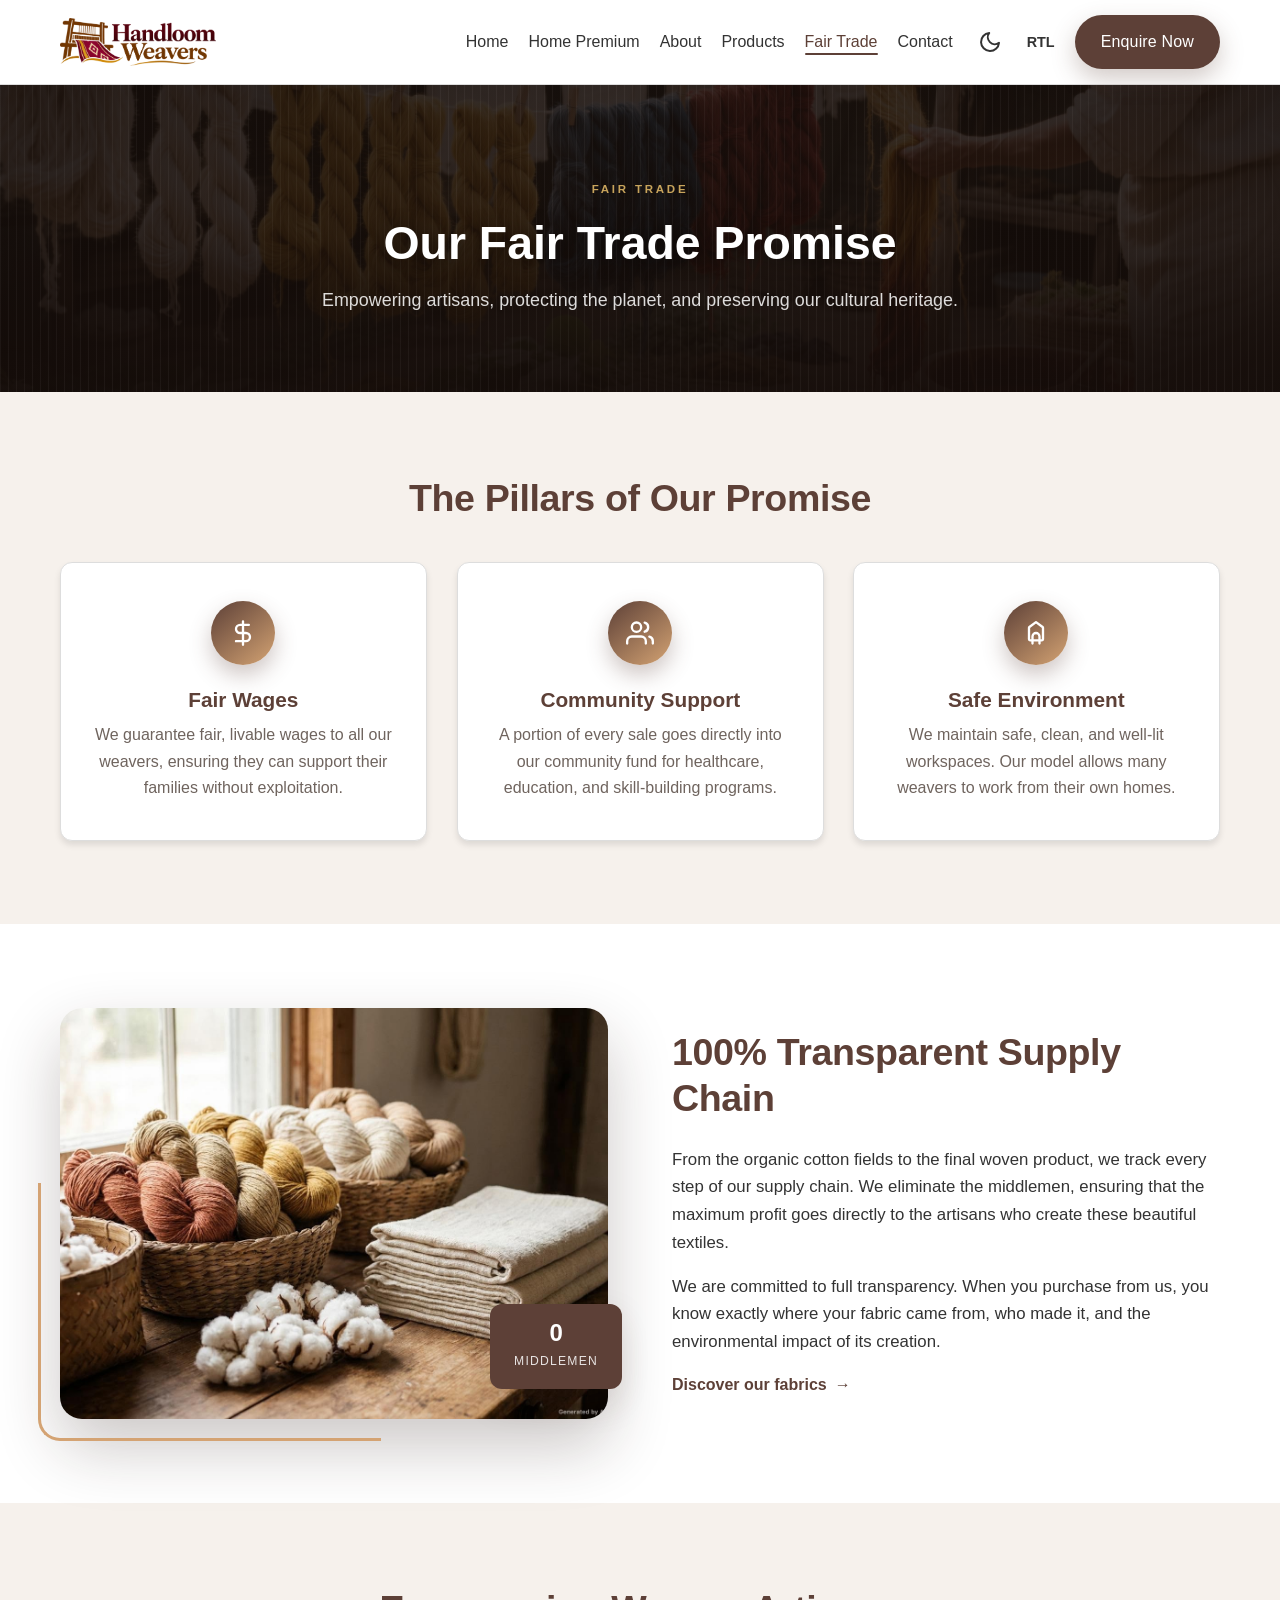
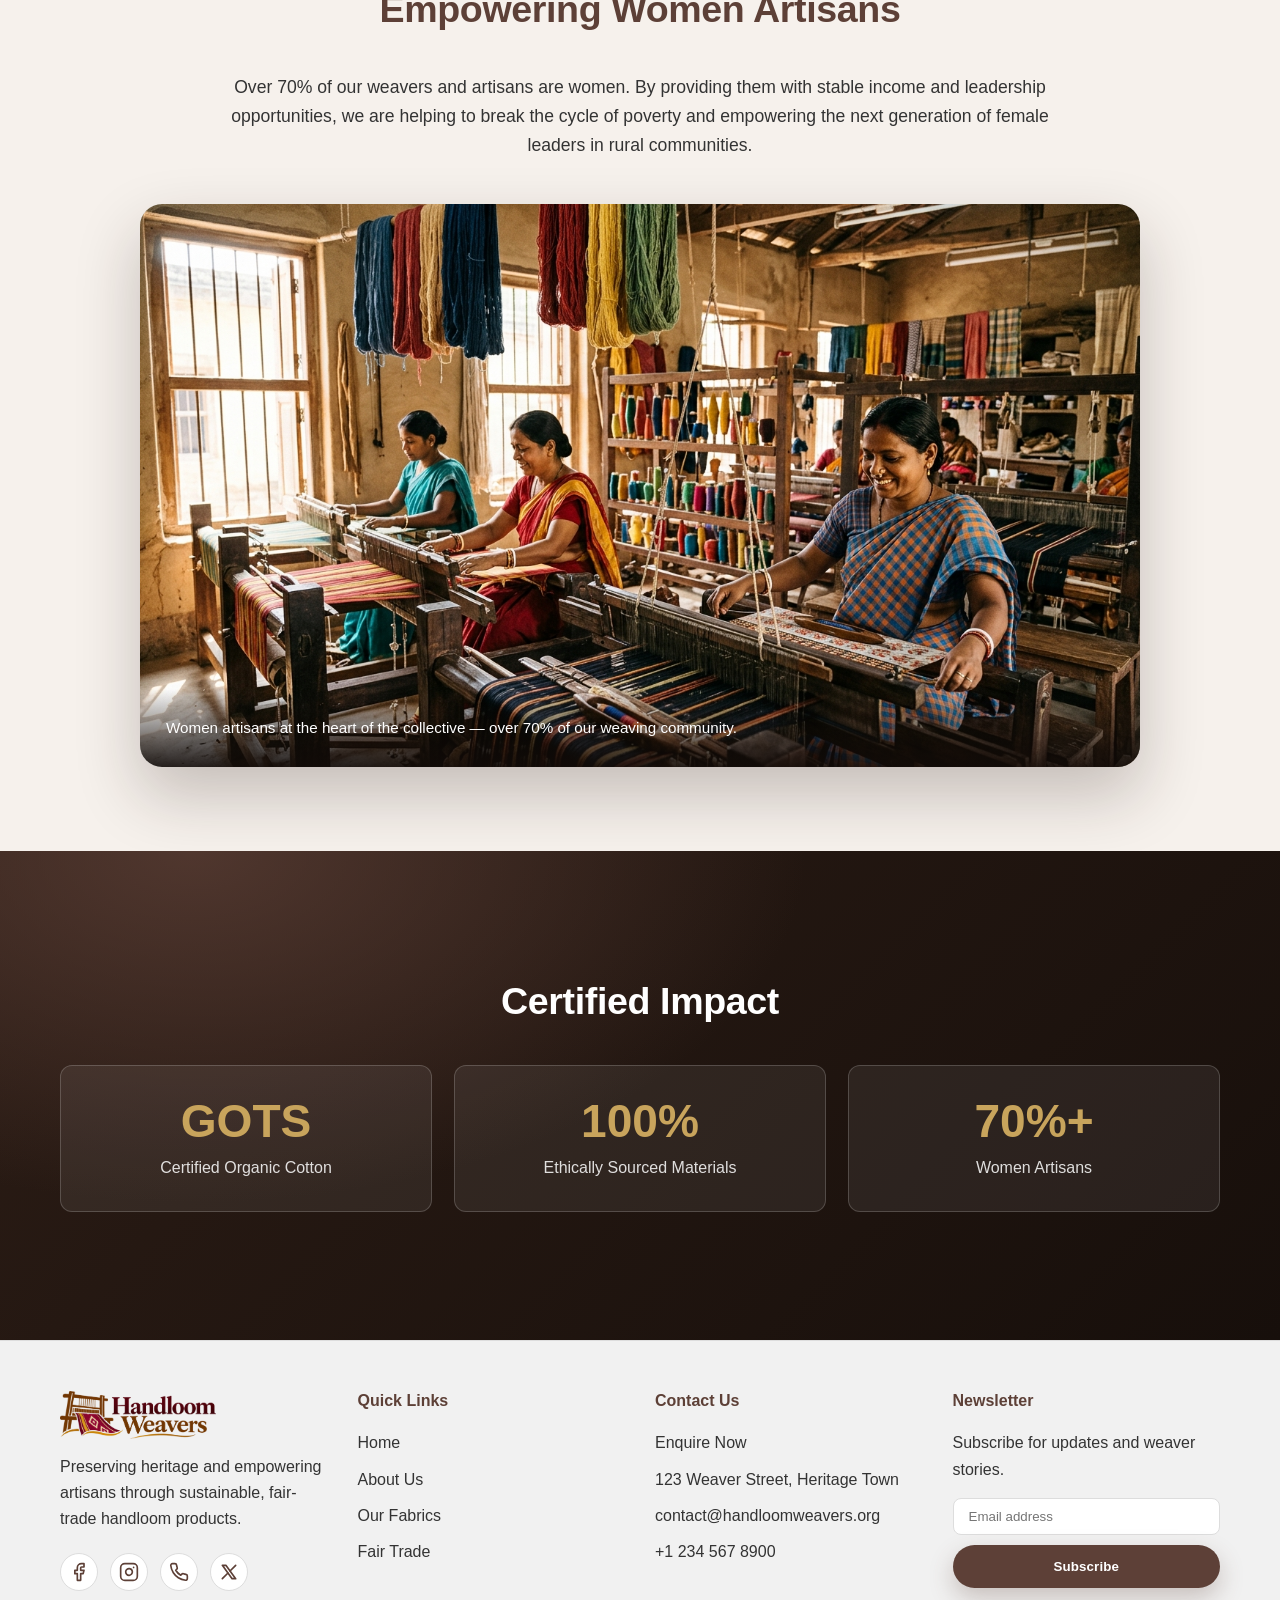
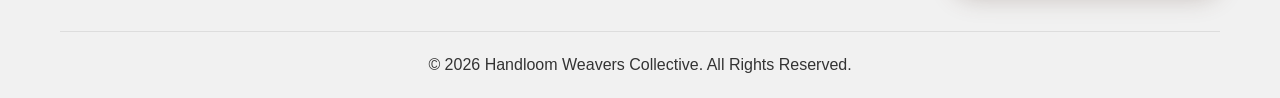
<file: fair-trade.html>
<!DOCTYPE html>
<html lang="en" dir="ltr">
<head>
    <meta charset="UTF-8">
    <meta name="viewport" content="width=device-width, initial-scale=1.0">
    <title>Handloom Weavers Collective - Fair Trade</title>
    <link rel="icon" type="image/png" href="assets/favicon.png">
    <link rel="apple-touch-icon" href="assets/favicon.png">
    <script>document.documentElement.classList.add('js');</script>
    <link rel="stylesheet" href="css/style.css">
</head>
<body>
    <!-- Header -->
    <header>
        <div class="container header-inner">
            <a href="index.html" class="logo">
                <img src="assets/Handloom Weavers Logo.png" alt="Handloom Weavers" width="1798" height="555">
            </a>

            <button class="icon-btn mobile-menu-btn" id="mobile-menu-btn">
                <svg xmlns="http://www.webkit.org/2000/svg" width="24" height="24" viewBox="0 0 24 24" fill="none" stroke="currentColor" stroke-width="2" stroke-linecap="round" stroke-linejoin="round"><line x1="4" x2="20" y1="12" y2="12"/><line x1="4" x2="20" y1="6" y2="6"/><line x1="4" x2="20" y1="18" y2="18"/></svg>
            </button>

            <ul class="nav-links" id="nav-links">
                <li><a href="index.html">Home</a></li>
                <li><a href="home-2.html">Home Premium</a></li>
                <li><a href="about.html">About</a></li>
                <li><a href="products.html">Products</a></li>
                <li><a href="fair-trade.html" class="active">Fair Trade</a></li>
                <li><a href="contact.html">Contact</a></li>
                <li class="header-actions">
                    <button class="icon-btn" id="theme-toggle" aria-label="Toggle Theme"></button>
                    <button class="icon-btn" id="dir-toggle" aria-label="Toggle Direction"></button>
                    <a href="contact.html" class="btn btn-primary">Enquire Now</a>
                </li>
            </ul>
        </div>
    </header>

    <!-- Page Hero
         Image asset: assets/banner_fairtrade.jpg -->
    <section class="page-hero" style="background-image: url('assets/banner_fairtrade.jpg');">
        <div class="container">
            <span class="page-hero__eyebrow">Fair Trade</span>
            <h1>Our Fair Trade Promise</h1>
            <p>Empowering artisans, protecting the planet, and preserving our cultural heritage.</p>
        </div>
    </section>

    <!-- Section 1: Fair Trade Pillars -->
    <section class="section-tint">
        <div class="container">
            <h2 class="section-title reveal">The Pillars of Our Promise</h2>
            <div class="grid">
                <div class="feature-card reveal reveal--delay-1">
                    <span class="feature-icon">
                        <svg xmlns="http://www.w3.org/2000/svg" width="28" height="28" viewBox="0 0 24 24" fill="none" stroke="currentColor" stroke-width="2" stroke-linecap="round" stroke-linejoin="round"><path d="M12 2v20M17 5H9.5a3.5 3.5 0 0 0 0 7h5a3.5 3.5 0 0 1 0 7H6"/></svg>
                    </span>
                    <h3>Fair Wages</h3>
                    <p>We guarantee fair, livable wages to all our weavers, ensuring they can support their families without exploitation.</p>
                </div>

                <div class="feature-card reveal reveal--delay-2">
                    <span class="feature-icon">
                        <svg xmlns="http://www.w3.org/2000/svg" width="28" height="28" viewBox="0 0 24 24" fill="none" stroke="currentColor" stroke-width="2" stroke-linecap="round" stroke-linejoin="round"><path d="M17 21v-2a4 4 0 0 0-4-4H5a4 4 0 0 0-4 4v2"/><circle cx="9" cy="7" r="4"/><path d="M23 21v-2a4 4 0 0 0-3-3.87"/><path d="M16 3.13a4 4 0 0 1 0 7.75"/></svg>
                    </span>
                    <h3>Community Support</h3>
                    <p>A portion of every sale goes directly into our community fund for healthcare, education, and skill-building programs.</p>
                </div>

                <div class="feature-card reveal reveal--delay-3">
                    <span class="feature-icon">
                        <svg xmlns="http://www.w3.org/2000/svg" width="28" height="28" viewBox="0 0 24 24" fill="none" stroke="currentColor" stroke-width="2" stroke-linecap="round" stroke-linejoin="round"><path d="M12 2.69l5.66 4.2c.2.15.34.39.34.65v9.92a.83.83 0 0 1-.83.83H6.83a.83.83 0 0 1-.83-.83V7.54c0-.26.14-.5.34-.65L12 2.69z"/><path d="M9 21v-6a3 3 0 0 1 6 0v6"/></svg>
                    </span>
                    <h3>Safe Environment</h3>
                    <p>We maintain safe, clean, and well-lit workspaces. Our model allows many weavers to work from their own homes.</p>
                </div>
            </div>
        </div>
    </section>

    <!-- Section 2: Transparent Supply Chain
         Image asset: assets/fairtrade_supply.jpg -->
    <section>
        <div class="container">
            <div class="split">
                <div class="split__media split__media--framed reveal">
                    <img src="assets/fairtrade_supply.jpg" alt="Natural yarns, raw organic cotton and undyed handloom fabric">
                    <div class="split__badge">
                        <strong>0</strong>
                        <span>Middlemen</span>
                    </div>
                </div>
                <div class="split__body reveal reveal--delay-1">
                    <h2 class="section-title">100% Transparent Supply Chain</h2>
                    <p>From the organic cotton fields to the final woven product, we track every step of our supply chain. We eliminate the middlemen, ensuring that the maximum profit goes directly to the artisans who create these beautiful textiles.</p>
                    <p>We are committed to full transparency. When you purchase from us, you know exactly where your fabric came from, who made it, and the environmental impact of its creation.</p>
                    <a href="products.html" class="link-arrow">Discover our fabrics</a>
                </div>
            </div>
        </div>
    </section>

    <!-- Section 3: Empowering Women
         Image asset: assets/women_weavers.jpg -->
    <section class="section-tint">
        <div class="container text-center">
            <h2 class="section-title reveal">Empowering Women Artisans</h2>
            <p class="narrow reveal" style="margin-bottom: 44px; font-size: 1.1rem;">Over 70% of our weavers and artisans are women. By providing them with stable income and leadership opportunities, we are helping to break the cycle of poverty and empowering the next generation of female leaders in rural communities.</p>
            <figure class="wide-figure reveal">
                <img src="assets/women_weavers.jpg" alt="Women artisans weaving together at handlooms">
                <figcaption>Women artisans at the heart of the collective &mdash; over 70% of our weaving community.</figcaption>
            </figure>
        </div>
    </section>

    <!-- Section 4: Certification & Impact -->
    <section class="band band--deep">
        <div class="container">
            <h2 class="section-title reveal">Certified Impact</h2>
            <div class="stat-strip reveal">
                <div class="stat">
                    <strong>GOTS</strong>
                    <span>Certified Organic Cotton</span>
                </div>
                <div class="stat">
                    <strong>100%</strong>
                    <span>Ethically Sourced Materials</span>
                </div>
                <div class="stat">
                    <strong>70%+</strong>
                    <span>Women Artisans</span>
                </div>
            </div>
        </div>
    </section>

    <!-- Footer -->
    <footer>
        <div class="container">
            <div class="footer-grid">
                <div class="footer-col">
                    <a href="index.html" class="logo" style="margin-bottom: 15px;">
                        <img src="assets/Handloom Weavers Logo.png" alt="Handloom Weavers" width="1798" height="555">
                    </a>
                    <p>Preserving heritage and empowering artisans through sustainable, fair-trade handloom products.</p>
                    <div class="social-icons">
                        <a href="#" aria-label="Facebook"><svg xmlns="http://www.w3.org/2000/svg" width="20" height="20" viewBox="0 0 24 24" fill="none" stroke="currentColor" stroke-width="2" stroke-linecap="round" stroke-linejoin="round"><path d="M18 2h-3a5 5 0 0 0-5 5v3H7v4h3v8h4v-8h3l1-4h-4V7a1 1 0 0 1 1-1h3z"/></svg></a>
                        <a href="#" aria-label="Instagram"><svg xmlns="http://www.w3.org/2000/svg" width="20" height="20" viewBox="0 0 24 24" fill="none" stroke="currentColor" stroke-width="2" stroke-linecap="round" stroke-linejoin="round"><rect width="20" height="20" x="2" y="2" rx="5" ry="5"/><path d="M16 11.37A4 4 0 1 1 12.63 8 4 4 0 0 1 16 11.37z"/><line x1="17.5" x2="17.51" y1="6.5" y2="6.5"/></svg></a>
                        <a href="#" aria-label="WhatsApp"><svg xmlns="http://www.w3.org/2000/svg" width="20" height="20" viewBox="0 0 24 24" fill="none" stroke="currentColor" stroke-width="2" stroke-linecap="round" stroke-linejoin="round"><path d="M22 16.92v3a2 2 0 0 1-2.18 2 19.79 19.79 0 0 1-8.63-3.07 19.5 19.5 0 0 1-6-6 19.79 19.79 0 0 1-3.07-8.67A2 2 0 0 1 4.11 2h3a2 2 0 0 1 2 1.72 12.84 12.84 0 0 0 .7 2.81 2 2 0 0 1-.45 2.11L8.09 9.91a16 16 0 0 0 6 6l1.27-1.27a2 2 0 0 1 2.11-.45 12.84 12.84 0 0 0 2.81.7A2 2 0 0 1 22 16.92z"/></svg></a>
                        <a href="#" aria-label="X (Twitter)"><svg xmlns="http://www.webkit.org/2000/svg" width="20" height="20" viewBox="0 0 24 24" fill="none" stroke="currentColor" stroke-width="2" stroke-linecap="round" stroke-linejoin="round"><path d="M4 4l11.733 16h4.267l-11.733 -16z"/><path d="M4 20l6.768 -6.768m2.46 -2.46l6.772 -6.772"/></svg></a>
                    </div>
                </div>
                <div class="footer-col">
                    <h4>Quick Links</h4>
                    <ul>
                        <li><a href="index.html">Home</a></li>
                        <li><a href="about.html">About Us</a></li>
                        <li><a href="products.html">Our Fabrics</a></li>
                        <li><a href="fair-trade.html">Fair Trade</a></li>
                    </ul>
                </div>
                <div class="footer-col">
                    <h4>Contact Us</h4>
                    <ul>
                        <li><a href="contact.html">Enquire Now</a></li>
                        <li>123 Weaver Street, Heritage Town</li>
                        <li>contact@handloomweavers.org</li>
                        <li>+1 234 567 8900</li>
                    </ul>
                </div>
                <div class="footer-col">
                    <h4>Newsletter</h4>
                    <p style="margin-bottom: 15px;">Subscribe for updates and weaver stories.</p>
                    <form action="#" class="footer-newsletter" onsubmit="event.preventDefault(); alert('Subscribed successfully!');">
                        <input type="email" placeholder="Email address" required>
                        <button type="submit" class="btn btn-primary">Subscribe</button>
                    </form>
                </div>
            </div>
            <div class="footer-bottom">
                <p>&copy; 2026 Handloom Weavers Collective. All Rights Reserved.</p>
            </div>
        </div>
    </footer>

    <!-- Back to Top Button -->
    <button id="backToTop" class="back-to-top" aria-label="Back to top">
        <svg xmlns="http://www.w3.org/2000/svg" width="24" height="24" viewBox="0 0 24 24" fill="none" stroke="currentColor" stroke-width="2" stroke-linecap="round" stroke-linejoin="round"><path d="m18 15-6-6-6 6"/></svg>
    </button>

    <script src="js/script.js"></script>
</body>
</html>
</file>
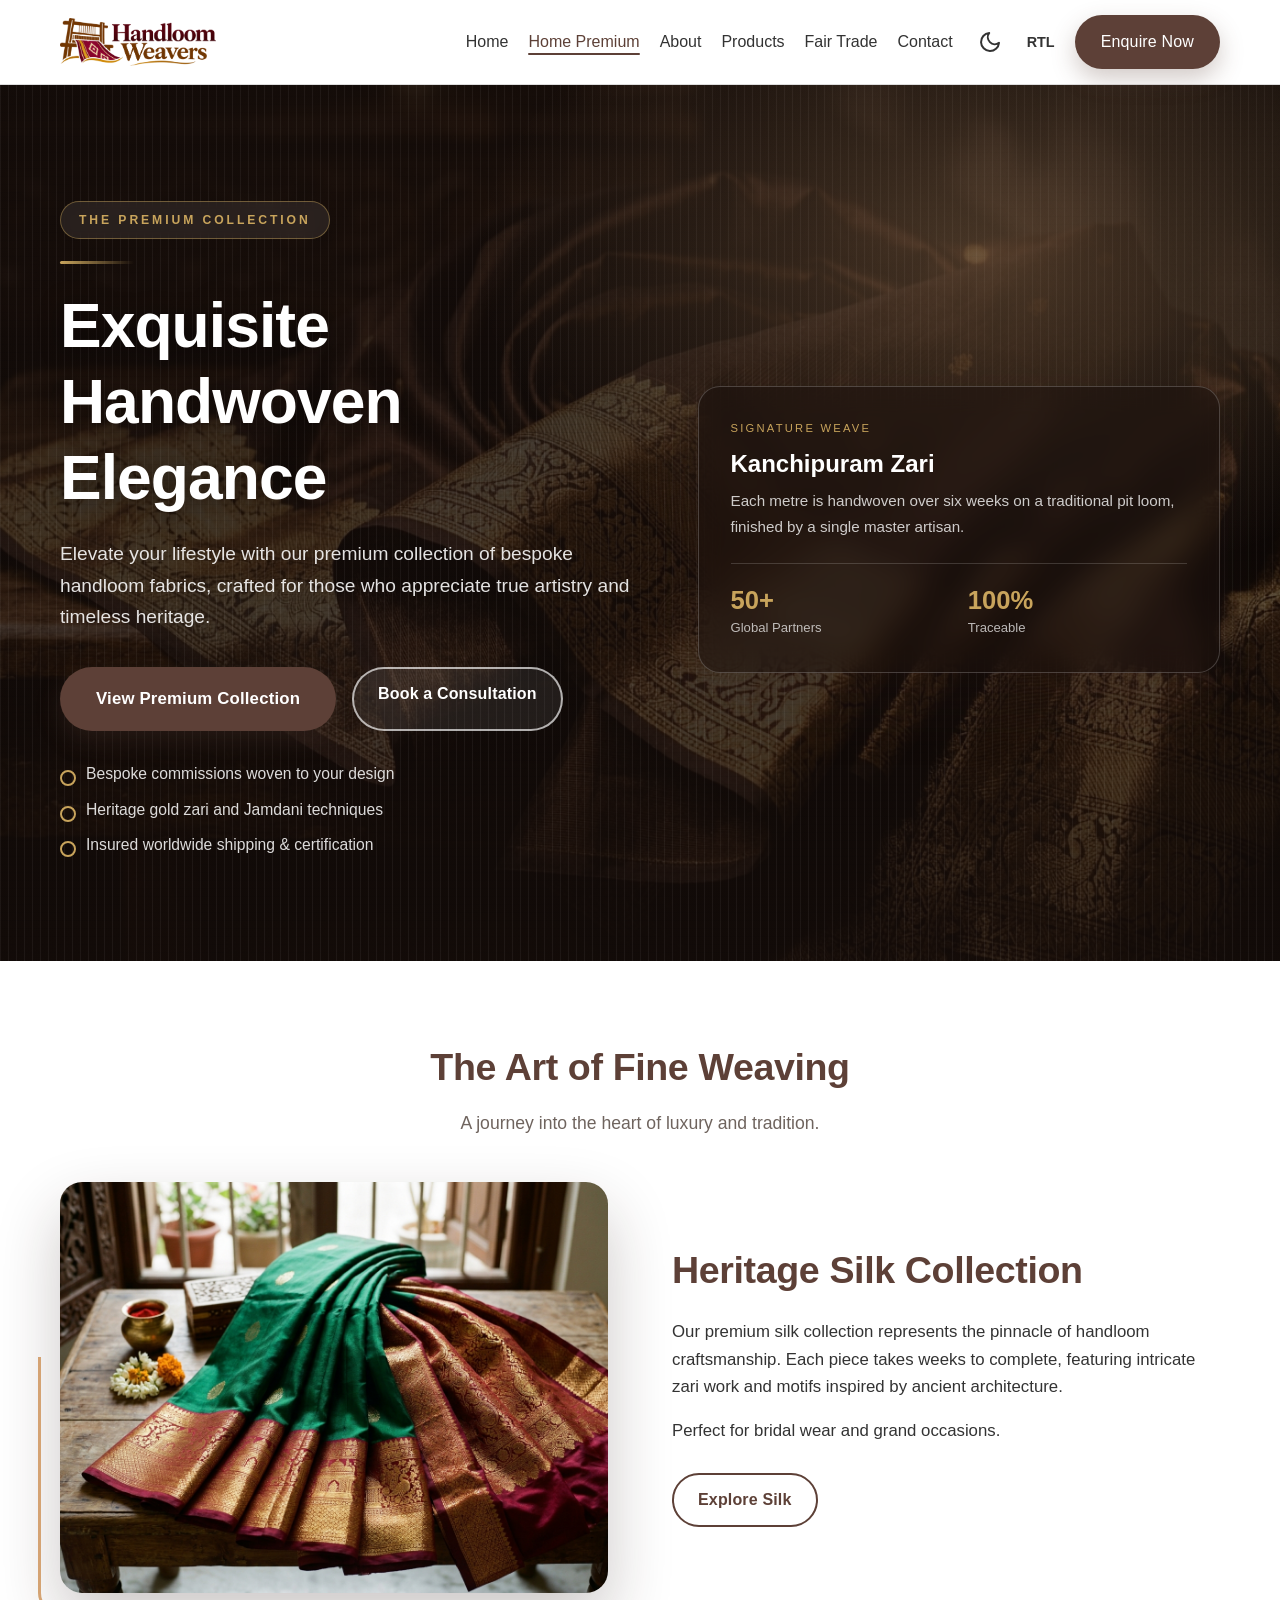
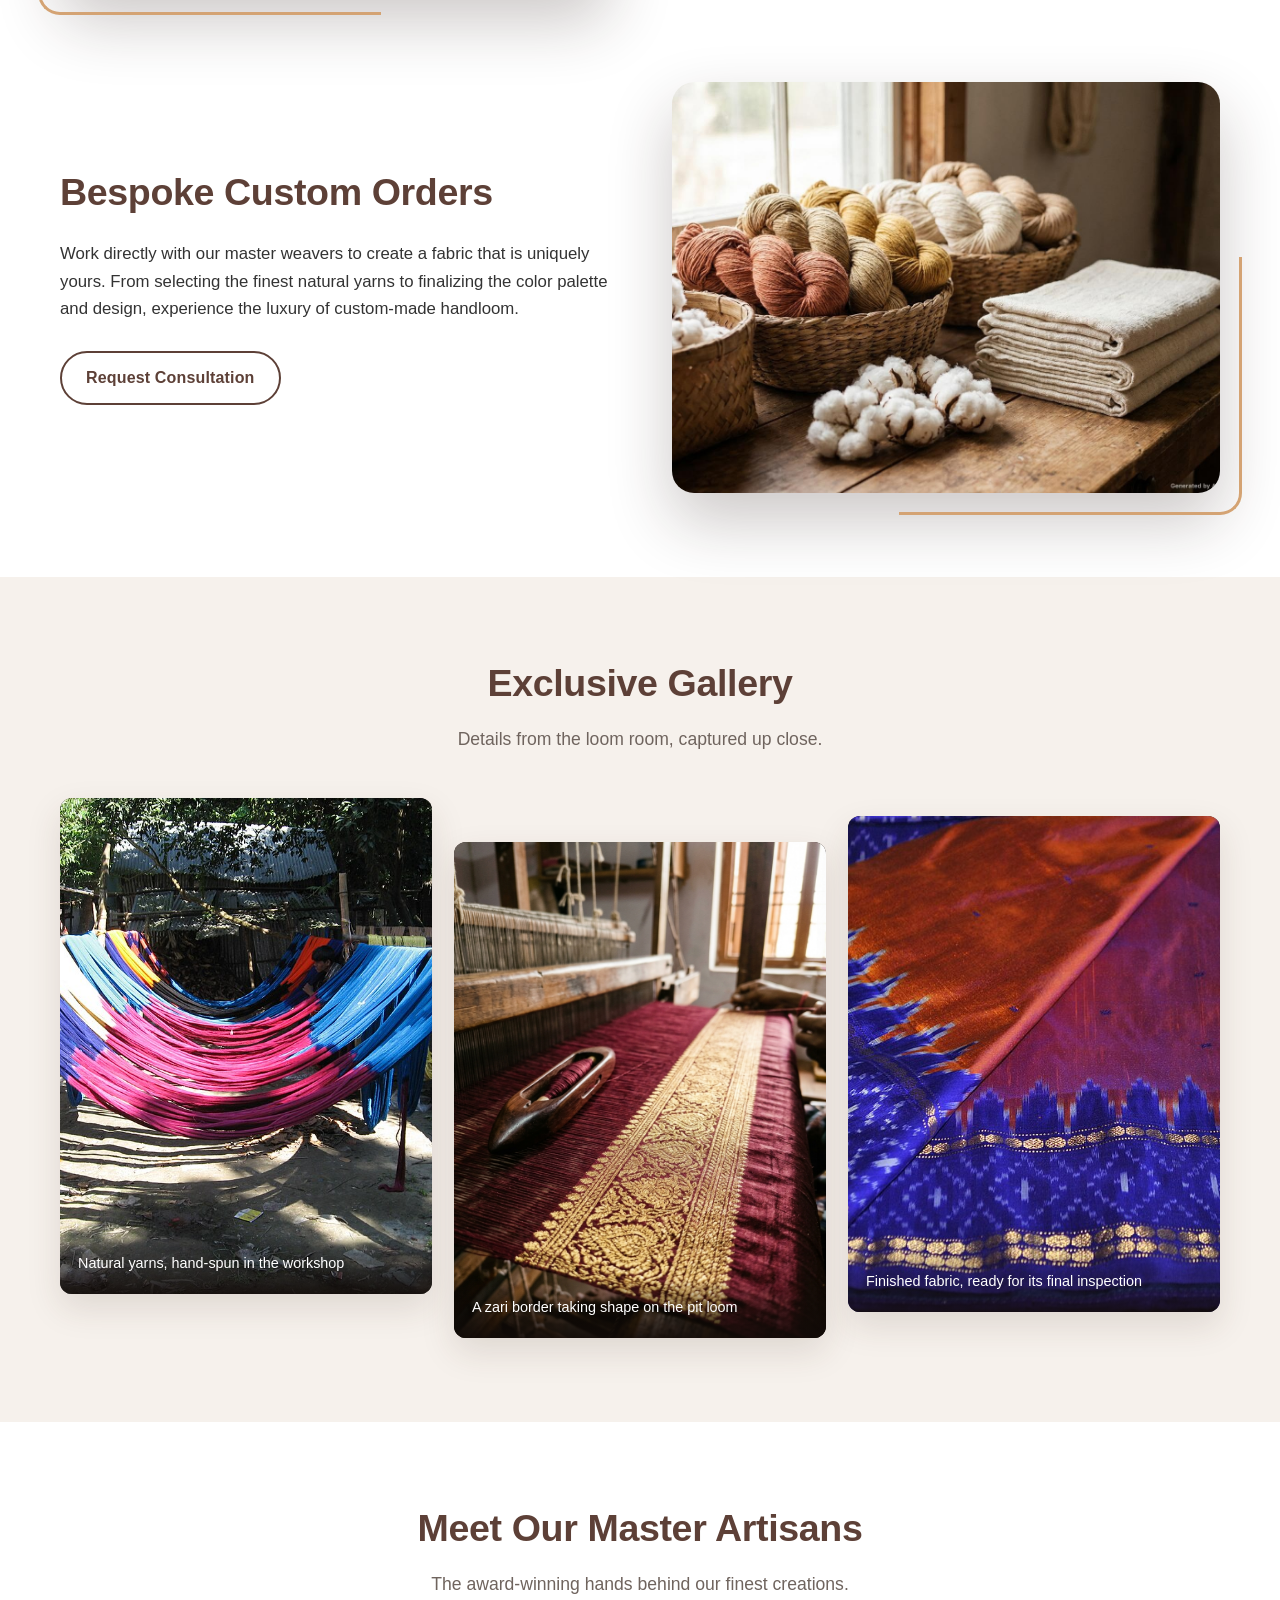
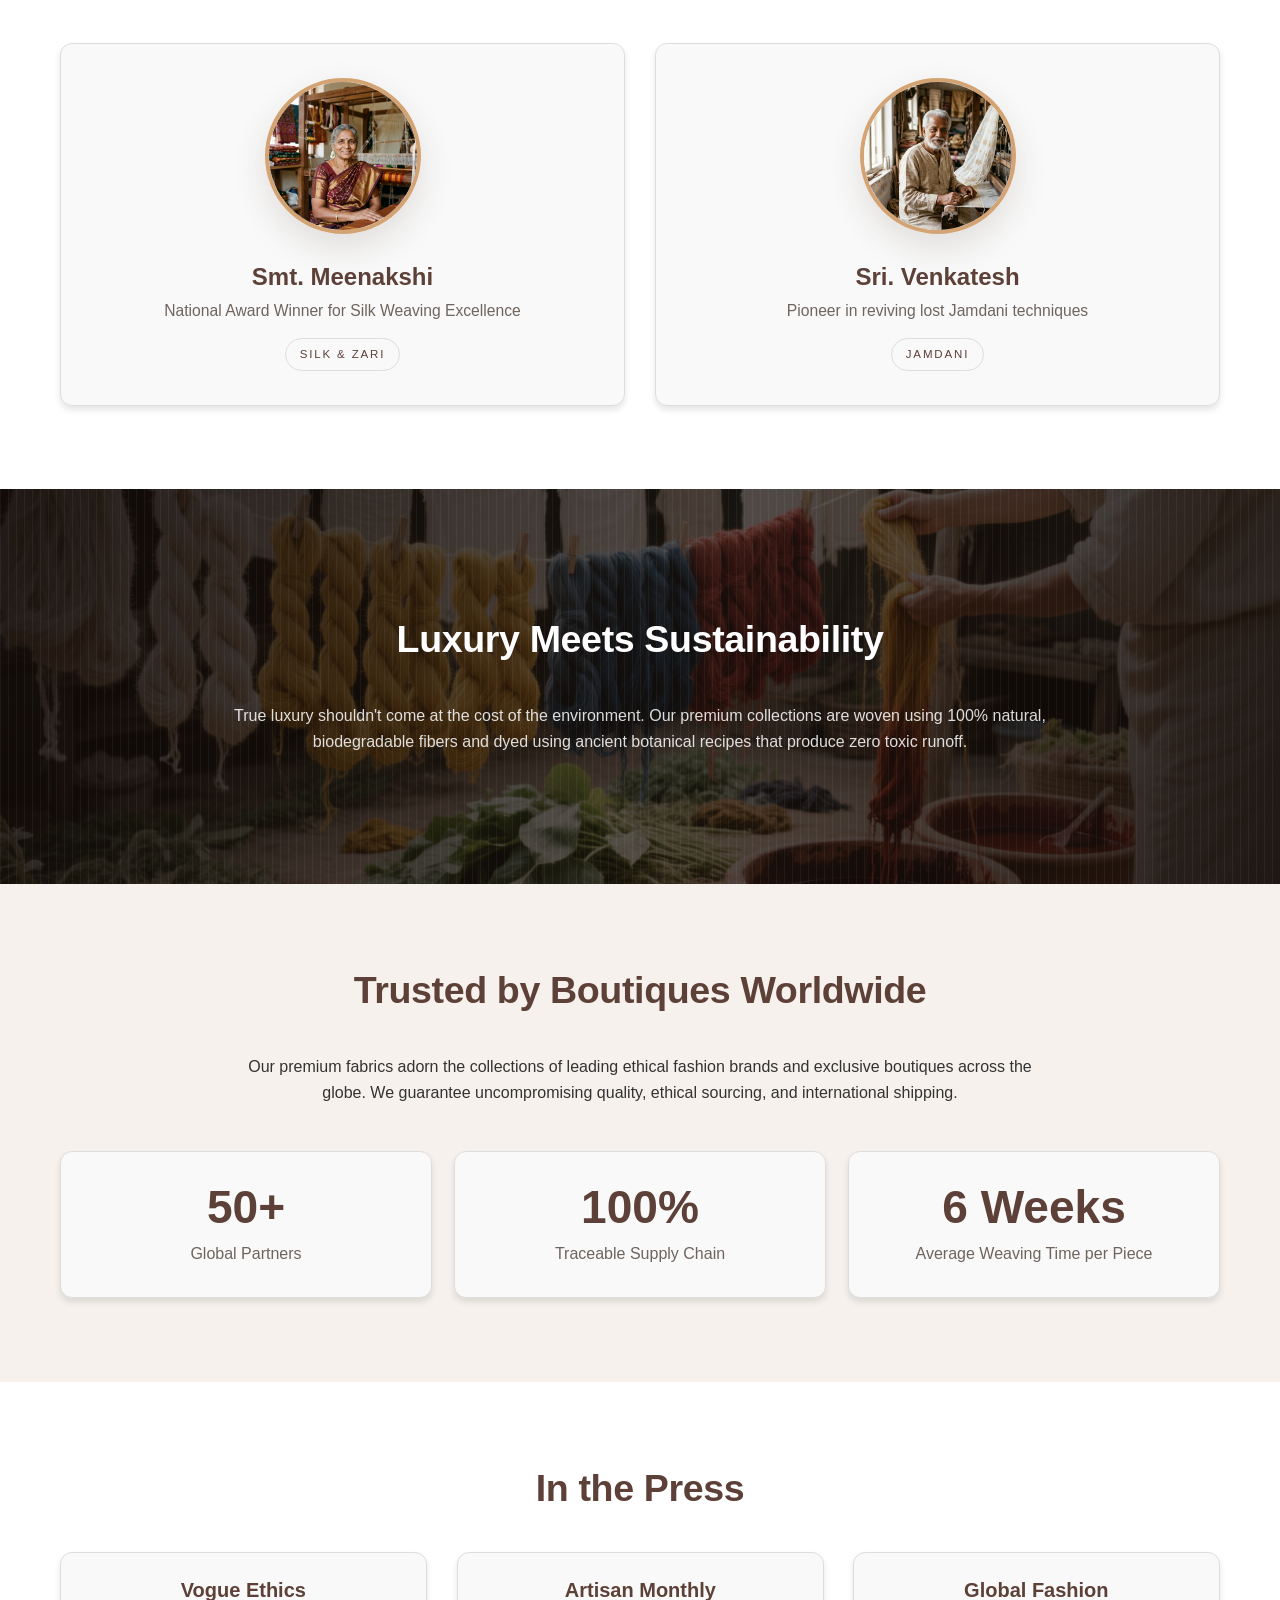
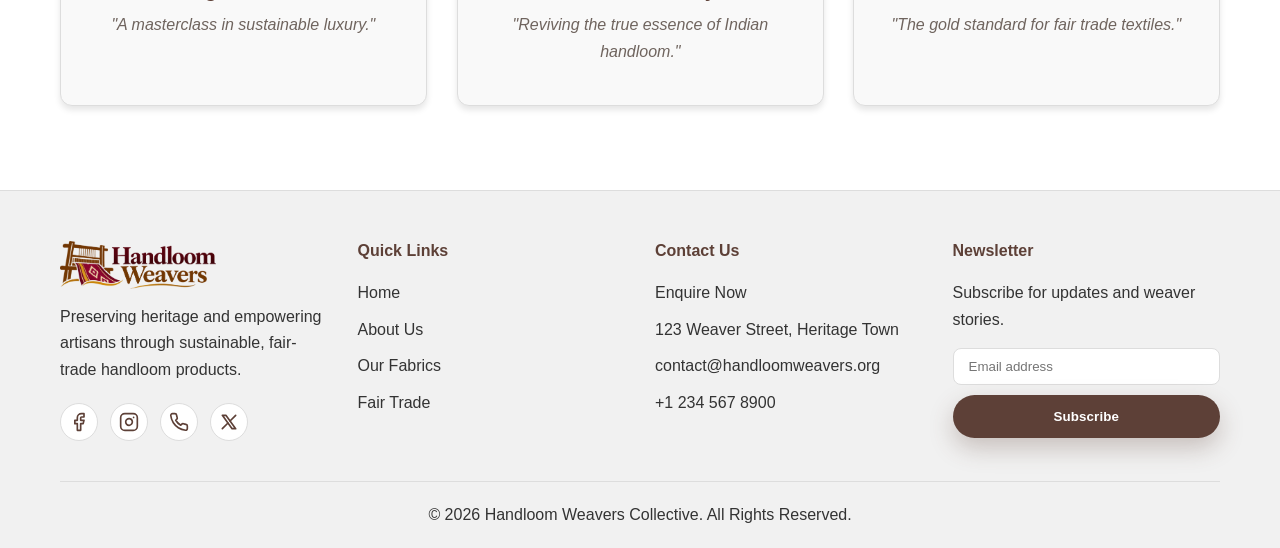
<file: home-2.html>
<!DOCTYPE html>
<html lang="en" dir="ltr">
<head>
    <meta charset="UTF-8">
    <meta name="viewport" content="width=device-width, initial-scale=1.0">
    <title>Handloom Weavers Collective - Premium Heritage</title>
    <link rel="icon" type="image/png" href="assets/favicon.png">
    <link rel="apple-touch-icon" href="assets/favicon.png">
    <script>document.documentElement.classList.add('js');</script>
    <link rel="stylesheet" href="css/style.css">
</head>
<body>
    <!-- Header -->
    <header>
        <div class="container header-inner">
            <a href="index.html" class="logo">
                <img src="assets/Handloom Weavers Logo.png" alt="Handloom Weavers" width="1798" height="555">
            </a>
            
            <button class="icon-btn mobile-menu-btn" id="mobile-menu-btn">
                <svg xmlns="http://www.webkit.org/2000/svg" width="24" height="24" viewBox="0 0 24 24" fill="none" stroke="currentColor" stroke-width="2" stroke-linecap="round" stroke-linejoin="round"><line x1="4" x2="20" y1="12" y2="12"/><line x1="4" x2="20" y1="6" y2="6"/><line x1="4" x2="20" y1="18" y2="18"/></svg>
            </button>

            <ul class="nav-links" id="nav-links">
                <li><a href="index.html">Home</a></li>
                <li><a href="home-2.html" class="active">Home Premium</a></li>
                <li><a href="about.html">About</a></li>
                <li><a href="products.html">Products</a></li>
                <li><a href="fair-trade.html">Fair Trade</a></li>
                <li><a href="contact.html">Contact</a></li>
                <li class="header-actions">
                    <button class="icon-btn" id="theme-toggle" aria-label="Toggle Theme"></button>
                    <button class="icon-btn" id="dir-toggle" aria-label="Toggle Direction"></button>
                    <a href="contact.html" class="btn btn-primary">Enquire Now</a>
                </li>
            </ul>
        </div>
    </header>

    <!-- Premium Hero Section
         Image asset: assets/hero_premium.jpg  (replace with the original asset using the same name) -->
    <section class="hero hero--editorial" style="background-image: url('assets/hero_premium.jpg');">
        <div class="container">
            <div class="hero__grid">
                <div class="hero__content">
                    <span class="hero__eyebrow">The Premium Collection</span>
                    <div class="hero__rule"></div>
                    <h1>Exquisite Handwoven Elegance</h1>
                    <p class="hero__lead">Elevate your lifestyle with our premium collection of bespoke handloom fabrics, crafted for those who appreciate true artistry and timeless heritage.</p>
                    <div class="hero-actions">
                        <a href="products.html" class="btn btn-primary btn-lg">View Premium Collection</a>
                        <a href="contact.html" class="btn btn-secondary">Book a Consultation</a>
                    </div>
                    <ul class="hero__list">
                        <li>Bespoke commissions woven to your design</li>
                        <li>Heritage gold zari and Jamdani techniques</li>
                        <li>Insured worldwide shipping &amp; certification</li>
                    </ul>
                </div>
                <aside class="hero__panel">
                    <p class="hero__panel-label">Signature Weave</p>
                    <h3>Kanchipuram Zari</h3>
                    <p>Each metre is handwoven over six weeks on a traditional pit loom, finished by a single master artisan.</p>
                    <div class="hero__panel-stats">
                        <div>
                            <strong>50+</strong>
                            <span>Global Partners</span>
                        </div>
                        <div>
                            <strong>100%</strong>
                            <span>Traceable</span>
                        </div>
                    </div>
                </aside>
            </div>
        </div>
    </section>

    <!-- Section 1: The Art of Fine Weaving -->
    <section>
        <div class="container">
            <h2 class="section-title reveal">The Art of Fine Weaving</h2>
            <p class="section-subtitle reveal">A journey into the heart of luxury and tradition.</p>

            <!-- Image asset: assets/premium_silk.jpg -->
            <div class="split" style="margin-bottom: clamp(56px, 7vw, 96px);">
                <div class="split__media split__media--framed reveal">
                    <img src="assets/premium_silk.jpg" alt="Premium handwoven silk with gold zari work">
                </div>
                <div class="split__body reveal reveal--delay-1">
                    <h3 class="section-title">Heritage Silk Collection</h3>
                    <p>Our premium silk collection represents the pinnacle of handloom craftsmanship. Each piece takes weeks to complete, featuring intricate zari work and motifs inspired by ancient architecture.</p>
                    <p>Perfect for bridal wear and grand occasions.</p>
                    <a href="products.html" class="btn btn-secondary">Explore Silk</a>
                </div>
            </div>

            <!-- Image asset: assets/premium_bespoke.jpg -->
            <div class="split split--reverse">
                <div class="split__media split__media--framed split__media--aligned reveal">
                    <img src="assets/premium_bespoke.jpg" alt="Bespoke handloom fabric being designed">
                </div>
                <div class="split__body reveal reveal--delay-1">
                    <h3 class="section-title">Bespoke Custom Orders</h3>
                    <p>Work directly with our master weavers to create a fabric that is uniquely yours. From selecting the finest natural yarns to finalizing the color palette and design, experience the luxury of custom-made handloom.</p>
                    <a href="contact.html" class="btn btn-secondary">Request Consultation</a>
                </div>
            </div>
        </div>
    </section>

    <!-- Section 2: Exclusive Gallery -->
    <section class="section-tint">
        <div class="container">
            <h2 class="section-title reveal">Exclusive Gallery</h2>
            <p class="section-subtitle reveal">Details from the loom room, captured up close.</p>
            <div class="gallery-mosaic">
                <figure class="reveal reveal--delay-1">
                    <img src="assets/gallery_1.jpg" alt="Handwoven textile detail">
                    <figcaption>Natural yarns, hand-spun in the workshop</figcaption>
                </figure>
                <figure class="reveal reveal--delay-2">
                    <img src="assets/gallery_2.jpg" alt="Loom in progress">
                    <figcaption>A zari border taking shape on the pit loom</figcaption>
                </figure>
                <figure class="reveal reveal--delay-3">
                    <img src="assets/gallery_3.jpg" alt="Finished handloom fabric">
                    <figcaption>Finished fabric, ready for its final inspection</figcaption>
                </figure>
            </div>
        </div>
    </section>

    <!-- Section 3: Master Artisans Profile -->
    <section>
        <div class="container text-center">
            <h2 class="section-title reveal">Meet Our Master Artisans</h2>
            <p class="section-subtitle reveal">The award-winning hands behind our finest creations.</p>
            <div class="grid">
                <div class="card artisan-card reveal reveal--delay-1">
                    <img class="artisan-avatar" src="assets/master_weaver_1.jpg" alt="Master Weaver Meenakshi">
                    <h3>Smt. Meenakshi</h3>
                    <p>National Award Winner for Silk Weaving Excellence</p>
                    <span class="artisan-tag">Silk &amp; Zari</span>
                </div>
                <div class="card artisan-card reveal reveal--delay-2">
                    <img class="artisan-avatar" src="assets/master_weaver_2.jpg" alt="Master Weaver Venkatesh">
                    <h3>Sri. Venkatesh</h3>
                    <p>Pioneer in reviving lost Jamdani techniques</p>
                    <span class="artisan-tag">Jamdani</span>
                </div>
            </div>
        </div>
    </section>

    <!-- Section 4: Sustainability Commitment
         Image asset: assets/band_sustainability.jpg -->
    <section class="band" style="background-image: url('assets/band_sustainability.jpg');">
        <div class="container">
            <h2 class="section-title reveal">Luxury Meets Sustainability</h2>
            <p class="narrow reveal">True luxury shouldn't come at the cost of the environment. Our premium collections are woven using 100% natural, biodegradable fibers and dyed using ancient botanical recipes that produce zero toxic runoff.</p>
        </div>
    </section>

    <!-- Section 5: Global Reach -->
    <section class="section-tint">
        <div class="container text-center">
            <h2 class="section-title reveal">Trusted by Boutiques Worldwide</h2>
            <p class="narrow reveal" style="margin-bottom: 44px;">Our premium fabrics adorn the collections of leading ethical fashion brands and exclusive boutiques across the globe. We guarantee uncompromising quality, ethical sourcing, and international shipping.</p>
            <div class="stat-strip">
                <div class="stat stat--light reveal reveal--delay-1">
                    <strong>50+</strong>
                    <span>Global Partners</span>
                </div>
                <div class="stat stat--light reveal reveal--delay-2">
                    <strong>100%</strong>
                    <span>Traceable Supply Chain</span>
                </div>
                <div class="stat stat--light reveal reveal--delay-3">
                    <strong>6 Weeks</strong>
                    <span>Average Weaving Time per Piece</span>
                </div>
            </div>
        </div>
    </section>

    <!-- Section 6: Press & Recognition -->
    <section>
        <div class="container text-center">
            <h2 class="section-title reveal">In the Press</h2>
            <div class="grid">
                <div class="card card--quote reveal reveal--delay-1">
                    <h3 style="font-size: 1.25rem;">Vogue Ethics</h3>
                    <p>"A masterclass in sustainable luxury."</p>
                </div>
                <div class="card card--quote reveal reveal--delay-2">
                    <h3 style="font-size: 1.25rem;">Artisan Monthly</h3>
                    <p>"Reviving the true essence of Indian handloom."</p>
                </div>
                <div class="card card--quote reveal reveal--delay-3">
                    <h3 style="font-size: 1.25rem;">Global Fashion</h3>
                    <p>"The gold standard for fair trade textiles."</p>
                </div>
            </div>
        </div>
    </section>

    <!-- Footer -->
    <footer>
        <div class="container">
            <div class="footer-grid">
                <div class="footer-col">
                    <a href="index.html" class="logo" style="margin-bottom: 15px;">
                        <img src="assets/Handloom Weavers Logo.png" alt="Handloom Weavers" width="1798" height="555">
                    </a>
                    <p>Preserving heritage and empowering artisans through sustainable, fair-trade handloom products.</p>
                    <div class="social-icons">
                        <a href="#" aria-label="Facebook"><svg xmlns="http://www.webkit.org/2000/svg" width="20" height="20" viewBox="0 0 24 24" fill="none" stroke="currentColor" stroke-width="2" stroke-linecap="round" stroke-linejoin="round"><path d="M18 2h-3a5 5 0 0 0-5 5v3H7v4h3v8h4v-8h3l1-4h-4V7a1 1 0 0 1 1-1h3z"/></svg></a>
                        <a href="#" aria-label="Instagram"><svg xmlns="http://www.webkit.org/2000/svg" width="20" height="20" viewBox="0 0 24 24" fill="none" stroke="currentColor" stroke-width="2" stroke-linecap="round" stroke-linejoin="round"><rect width="20" height="20" x="2" y="2" rx="5" ry="5"/><path d="M16 11.37A4 4 0 1 1 12.63 8 4 4 0 0 1 16 11.37z"/><line x1="17.5" x2="17.51" y1="6.5" y2="6.5"/></svg></a>
                        <a href="#" aria-label="WhatsApp"><svg xmlns="http://www.webkit.org/2000/svg" width="20" height="20" viewBox="0 0 24 24" fill="none" stroke="currentColor" stroke-width="2" stroke-linecap="round" stroke-linejoin="round"><path d="M22 16.92v3a2 2 0 0 1-2.18 2 19.79 19.79 0 0 1-8.63-3.07 19.5 19.5 0 0 1-6-6 19.79 19.79 0 0 1-3.07-8.67A2 2 0 0 1 4.11 2h3a2 2 0 0 1 2 1.72 12.84 12.84 0 0 0 .7 2.81 2 2 0 0 1-.45 2.11L8.09 9.91a16 16 0 0 0 6 6l1.27-1.27a2 2 0 0 1 2.11-.45 12.84 12.84 0 0 0 2.81.7A2 2 0 0 1 22 16.92z"/></svg></a>
                        <a href="#" aria-label="X (Twitter)"><svg xmlns="http://www.webkit.org/2000/svg" width="20" height="20" viewBox="0 0 24 24" fill="none" stroke="currentColor" stroke-width="2" stroke-linecap="round" stroke-linejoin="round"><path d="M4 4l11.733 16h4.267l-11.733 -16z"/><path d="M4 20l6.768 -6.768m2.46 -2.46l6.772 -6.772"/></svg></a>
                    </div>
                </div>
                <div class="footer-col">
                    <h4>Quick Links</h4>
                    <ul>
                        <li><a href="index.html">Home</a></li>
                        <li><a href="about.html">About Us</a></li>
                        <li><a href="products.html">Our Fabrics</a></li>
                        <li><a href="fair-trade.html">Fair Trade</a></li>
                    </ul>
                </div>
                <div class="footer-col">
                    <h4>Contact Us</h4>
                    <ul>
                        <li><a href="contact.html">Enquire Now</a></li>
                        <li>123 Weaver Street, Heritage Town</li>
                        <li>contact@handloomweavers.org</li>
                        <li>+1 234 567 8900</li>
                    </ul>
                </div>
                <div class="footer-col">
                    <h4>Newsletter</h4>
                    <p style="margin-bottom: 15px;">Subscribe for updates and weaver stories.</p>
                    <form action="#" class="footer-newsletter" onsubmit="event.preventDefault(); alert('Subscribed successfully!');">
                        <input type="email" placeholder="Email address" required>
                        <button type="submit" class="btn btn-primary">Subscribe</button>
                    </form>
                </div>
            </div>
            <div class="footer-bottom">
                <p>&copy; 2026 Handloom Weavers Collective. All Rights Reserved.</p>
            </div>
        </div>
    </footer>

    <!-- Back to Top Button -->
    <button id="backToTop" class="back-to-top" aria-label="Back to top">
        <svg xmlns="http://www.webkit.org/2000/svg" width="24" height="24" viewBox="0 0 24 24" fill="none" stroke="currentColor" stroke-width="2" stroke-linecap="round" stroke-linejoin="round"><path d="m18 15-6-6-6 6"/></svg>
    </button>

    <script src="js/script.js"></script>
</body>
</html>
</file>
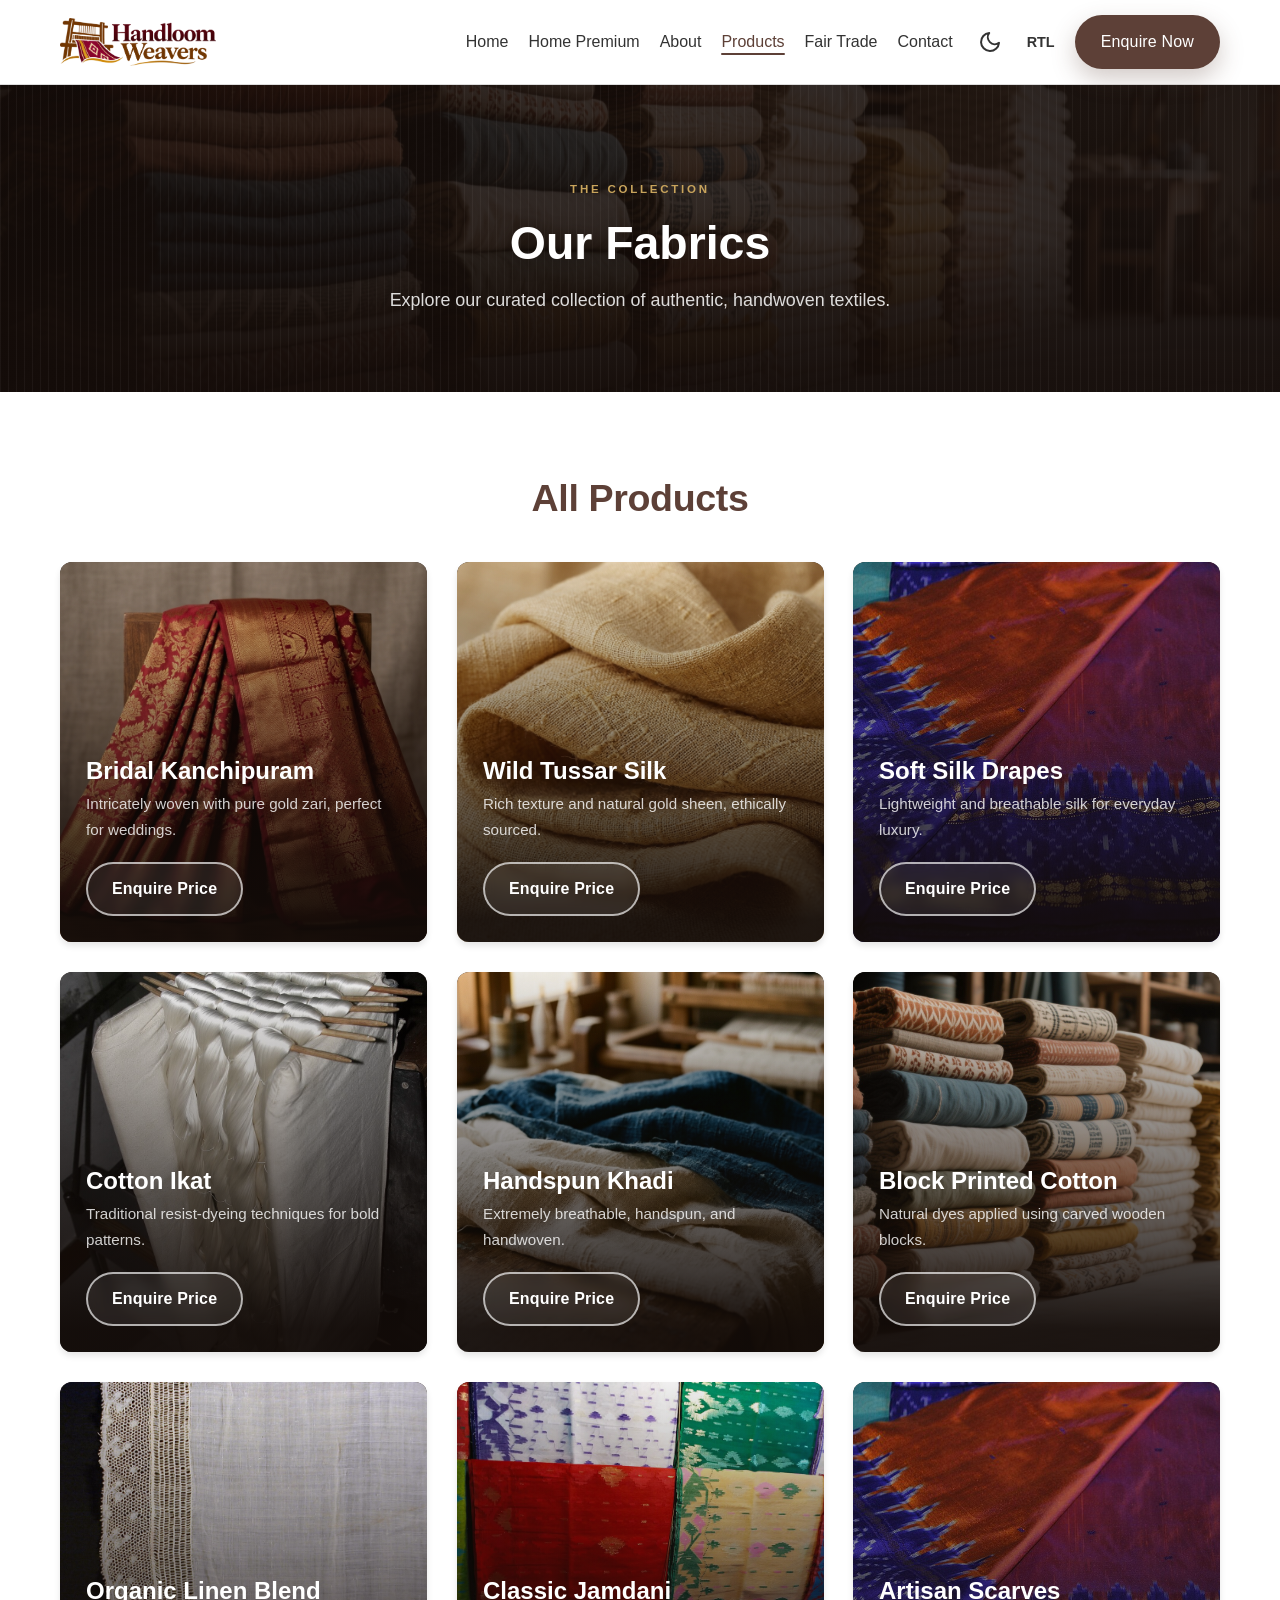
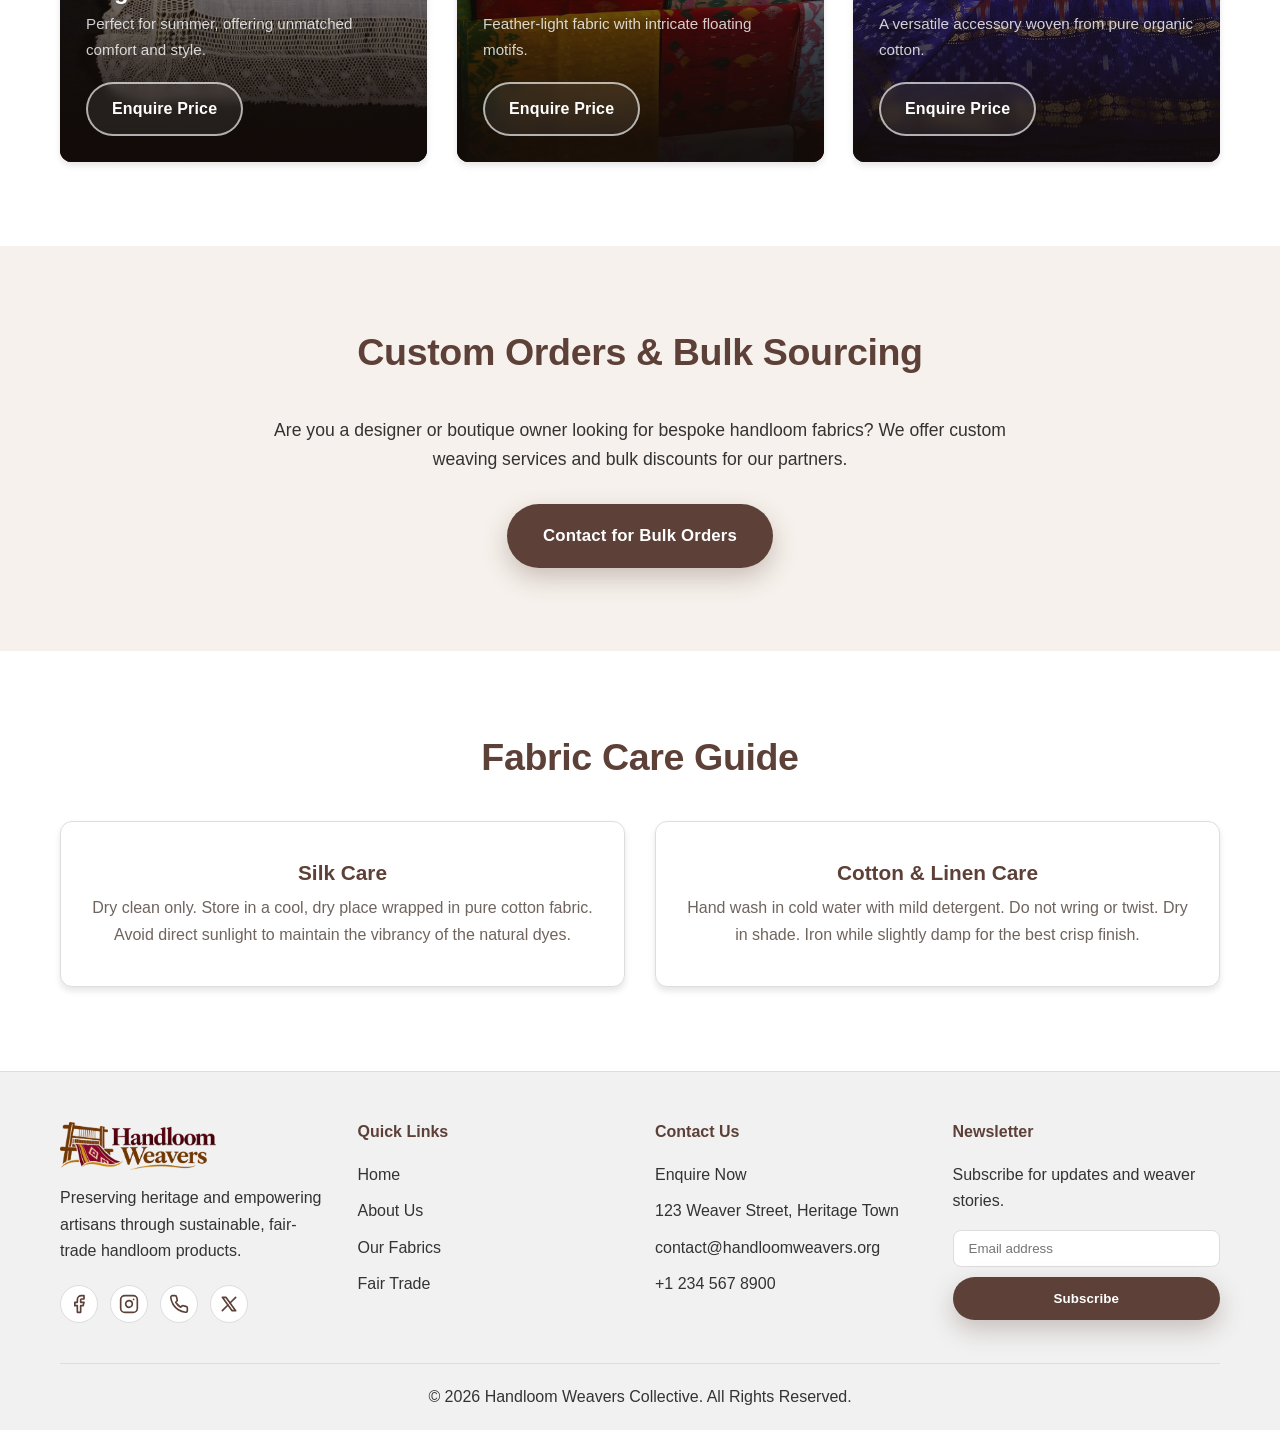
<file: products.html>
<!DOCTYPE html>
<html lang="en" dir="ltr">
<head>
    <meta charset="UTF-8">
    <meta name="viewport" content="width=device-width, initial-scale=1.0">
    <title>Handloom Weavers Collective - Our Products</title>
    <link rel="icon" type="image/png" href="assets/favicon.png">
    <link rel="apple-touch-icon" href="assets/favicon.png">
    <script>document.documentElement.classList.add('js');</script>
    <link rel="stylesheet" href="css/style.css">
</head>
<body>
    <!-- Header -->
    <header>
        <div class="container header-inner">
            <a href="index.html" class="logo">
                <img src="assets/Handloom Weavers Logo.png" alt="Handloom Weavers" width="1798" height="555">
            </a>
            
            <button class="icon-btn mobile-menu-btn" id="mobile-menu-btn">
                <svg xmlns="http://www.webkit.org/2000/svg" width="24" height="24" viewBox="0 0 24 24" fill="none" stroke="currentColor" stroke-width="2" stroke-linecap="round" stroke-linejoin="round"><line x1="4" x2="20" y1="12" y2="12"/><line x1="4" x2="20" y1="6" y2="6"/><line x1="4" x2="20" y1="18" y2="18"/></svg>
            </button>

            <ul class="nav-links" id="nav-links">
                <li><a href="index.html">Home</a></li>
                <li><a href="home-2.html">Home Premium</a></li>
                <li><a href="about.html">About</a></li>
                <li><a href="products.html" class="active">Products</a></li>
                <li><a href="fair-trade.html">Fair Trade</a></li>
                <li><a href="contact.html">Contact</a></li>
                <li class="header-actions">
                    <button class="icon-btn" id="theme-toggle" aria-label="Toggle Theme"></button>
                    <button class="icon-btn" id="dir-toggle" aria-label="Toggle Direction"></button>
                    <a href="contact.html" class="btn btn-primary">Enquire Now</a>
                </li>
            </ul>
        </div>
    </header>

    <!-- Page Hero
         Image asset: assets/banner_textiles.jpg -->
    <section class="page-hero" style="background-image: url('assets/banner_textiles.jpg');">
        <div class="container">
            <span class="page-hero__eyebrow">The Collection</span>
            <h1>Our Fabrics</h1>
            <p>Explore our curated collection of authentic, handwoven textiles.</p>
        </div>
    </section>

    <!-- Section 1: Product Listing (3x3 Grid)
         Image assets: assets/product_*.jpg (one per card)
         Note: each card uses a full-bleed overlay treatment.
         Replace the <img> src for each product with the final asset. -->
    <section>
        <div class="container">
            <h2 class="section-title reveal">All Products</h2>
            <div class="grid">
                <!-- Product 1 — asset: assets/product_silk.jpg -->
                <article class="card card--overlay reveal">
                    <img src="assets/product_silk.jpg" alt="Bridal Kanchipuram silk saree with gold zari">
                    <div class="card__body">
                        <h3>Bridal Kanchipuram</h3>
                        <p>Intricately woven with pure gold zari, perfect for weddings.</p>
                        <a href="contact.html" class="btn btn-secondary">Enquire Price</a>
                    </div>
                </article>
                <!-- Product 2 — asset: assets/product_tussar.jpg -->
                <article class="card card--overlay reveal reveal--delay-1">
                    <img src="assets/product_tussar.jpg" alt="Wild tussar silk with natural gold sheen">
                    <div class="card__body">
                        <h3>Wild Tussar Silk</h3>
                        <p>Rich texture and natural gold sheen, ethically sourced.</p>
                        <a href="contact.html" class="btn btn-secondary">Enquire Price</a>
                    </div>
                </article>
                <!-- Product 3 — asset: assets/gallery_3.jpg -->
                <article class="card card--overlay reveal reveal--delay-2">
                    <img src="assets/gallery_3.jpg" alt="Lightweight soft silk drapes">
                    <div class="card__body">
                        <h3>Soft Silk Drapes</h3>
                        <p>Lightweight and breathable silk for everyday luxury.</p>
                        <a href="contact.html" class="btn btn-secondary">Enquire Price</a>
                    </div>
                </article>
                <!-- Product 4 — asset: assets/product_cotton.jpg -->
                <article class="card card--overlay reveal">
                    <img src="assets/product_cotton.jpg" alt="Handwoven cotton ikat fabric">
                    <div class="card__body">
                        <h3>Cotton Ikat</h3>
                        <p>Traditional resist-dyeing techniques for bold patterns.</p>
                        <a href="contact.html" class="btn btn-secondary">Enquire Price</a>
                    </div>
                </article>
                <!-- Product 5 — asset: assets/product_khadi.jpg -->
                <article class="card card--overlay reveal reveal--delay-1">
                    <img src="assets/product_khadi.jpg" alt="Handspun khadi cotton fabric">
                    <div class="card__body">
                        <h3>Handspun Khadi</h3>
                        <p>Extremely breathable, handspun, and handwoven.</p>
                        <a href="contact.html" class="btn btn-secondary">Enquire Price</a>
                    </div>
                </article>
                <!-- Product 6 — asset: assets/product_blockprint.jpg -->
                <article class="card card--overlay reveal reveal--delay-2">
                    <img src="assets/product_blockprint.jpg" alt="Block printed cotton with natural dyes">
                    <div class="card__body">
                        <h3>Block Printed Cotton</h3>
                        <p>Natural dyes applied using carved wooden blocks.</p>
                        <a href="contact.html" class="btn btn-secondary">Enquire Price</a>
                    </div>
                </article>
                <!-- Product 7 — asset: assets/product_linen_blend.jpg -->
                <article class="card card--overlay reveal">
                    <img src="assets/product_linen_blend.jpg" alt="Organic linen blend fabric">
                    <div class="card__body">
                        <h3>Organic Linen Blend</h3>
                        <p>Perfect for summer, offering unmatched comfort and style.</p>
                        <a href="contact.html" class="btn btn-secondary">Enquire Price</a>
                    </div>
                </article>
                <!-- Product 8 — asset: assets/product_jamdani.jpg -->
                <article class="card card--overlay reveal reveal--delay-1">
                    <img src="assets/product_jamdani.jpg" alt="Classic jamdani saree with floating motifs">
                    <div class="card__body">
                        <h3>Classic Jamdani</h3>
                        <p>Feather-light fabric with intricate floating motifs.</p>
                        <a href="contact.html" class="btn btn-secondary">Enquire Price</a>
                    </div>
                </article>
                <!-- Product 9 — asset: assets/product_scarf.jpg -->
                <article class="card card--overlay reveal reveal--delay-2">
                    <img src="assets/product_scarf.jpg" alt="Handloom organic cotton scarf">
                    <div class="card__body">
                        <h3>Artisan Scarves</h3>
                        <p>A versatile accessory woven from pure organic cotton.</p>
                        <a href="contact.html" class="btn btn-secondary">Enquire Price</a>
                    </div>
                </article>
            </div>
        </div>
    </section>

    <!-- Section 2: Custom Orders -->
    <section class="section-tint">
        <div class="container text-center narrow reveal">
            <h2 class="section-title">Custom Orders & Bulk Sourcing</h2>
            <p style="margin-bottom: 30px; font-size: 1.1rem;">Are you a designer or boutique owner looking for bespoke handloom fabrics? We offer custom weaving services and bulk discounts for our partners.</p>
            <a href="contact.html" class="btn btn-primary btn-lg">Contact for Bulk Orders</a>
        </div>
    </section>

    <!-- Section 3: Fabric Care Guide -->
    <section>
        <div class="container">
            <h2 class="section-title reveal">Fabric Care Guide</h2>
            <div class="grid grid-2">
                <div class="feature-card reveal">
                    <h3>Silk Care</h3>
                    <p>Dry clean only. Store in a cool, dry place wrapped in pure cotton fabric. Avoid direct sunlight to maintain the vibrancy of the natural dyes.</p>
                </div>
                <div class="feature-card reveal reveal--delay-1">
                    <h3>Cotton &amp; Linen Care</h3>
                    <p>Hand wash in cold water with mild detergent. Do not wring or twist. Dry in shade. Iron while slightly damp for the best crisp finish.</p>
                </div>
            </div>
        </div>
    </section>

    <!-- Footer -->
    <footer>
        <div class="container">
            <div class="footer-grid">
                <div class="footer-col">
                    <a href="index.html" class="logo" style="margin-bottom: 15px;">
                        <img src="assets/Handloom Weavers Logo.png" alt="Handloom Weavers" width="1798" height="555">
                    </a>
                    <p>Preserving heritage and empowering artisans through sustainable, fair-trade handloom products.</p>
                    <div class="social-icons">
                        <a href="#" aria-label="Facebook"><svg xmlns="http://www.webkit.org/2000/svg" width="20" height="20" viewBox="0 0 24 24" fill="none" stroke="currentColor" stroke-width="2" stroke-linecap="round" stroke-linejoin="round"><path d="M18 2h-3a5 5 0 0 0-5 5v3H7v4h3v8h4v-8h3l1-4h-4V7a1 1 0 0 1 1-1h3z"/></svg></a>
                        <a href="#" aria-label="Instagram"><svg xmlns="http://www.webkit.org/2000/svg" width="20" height="20" viewBox="0 0 24 24" fill="none" stroke="currentColor" stroke-width="2" stroke-linecap="round" stroke-linejoin="round"><rect width="20" height="20" x="2" y="2" rx="5" ry="5"/><path d="M16 11.37A4 4 0 1 1 12.63 8 4 4 0 0 1 16 11.37z"/><line x1="17.5" x2="17.51" y1="6.5" y2="6.5"/></svg></a>
                        <a href="#" aria-label="WhatsApp"><svg xmlns="http://www.webkit.org/2000/svg" width="20" height="20" viewBox="0 0 24 24" fill="none" stroke="currentColor" stroke-width="2" stroke-linecap="round" stroke-linejoin="round"><path d="M22 16.92v3a2 2 0 0 1-2.18 2 19.79 19.79 0 0 1-8.63-3.07 19.5 19.5 0 0 1-6-6 19.79 19.79 0 0 1-3.07-8.67A2 2 0 0 1 4.11 2h3a2 2 0 0 1 2 1.72 12.84 12.84 0 0 0 .7 2.81 2 2 0 0 1-.45 2.11L8.09 9.91a16 16 0 0 0 6 6l1.27-1.27a2 2 0 0 1 2.11-.45 12.84 12.84 0 0 0 2.81.7A2 2 0 0 1 22 16.92z"/></svg></a>
                        <a href="#" aria-label="X (Twitter)"><svg xmlns="http://www.webkit.org/2000/svg" width="20" height="20" viewBox="0 0 24 24" fill="none" stroke="currentColor" stroke-width="2" stroke-linecap="round" stroke-linejoin="round"><path d="M4 4l11.733 16h4.267l-11.733 -16z"/><path d="M4 20l6.768 -6.768m2.46 -2.46l6.772 -6.772"/></svg></a>
                    </div>
                </div>
                <div class="footer-col">
                    <h4>Quick Links</h4>
                    <ul>
                        <li><a href="index.html">Home</a></li>
                        <li><a href="about.html">About Us</a></li>
                        <li><a href="products.html">Our Fabrics</a></li>
                        <li><a href="fair-trade.html">Fair Trade</a></li>
                    </ul>
                </div>
                <div class="footer-col">
                    <h4>Contact Us</h4>
                    <ul>
                        <li><a href="contact.html">Enquire Now</a></li>
                        <li>123 Weaver Street, Heritage Town</li>
                        <li>contact@handloomweavers.org</li>
                        <li>+1 234 567 8900</li>
                    </ul>
                </div>
                <div class="footer-col">
                    <h4>Newsletter</h4>
                    <p style="margin-bottom: 15px;">Subscribe for updates and weaver stories.</p>
                    <form action="#" class="footer-newsletter" onsubmit="event.preventDefault(); alert('Subscribed successfully!');">
                        <input type="email" placeholder="Email address" required>
                        <button type="submit" class="btn btn-primary">Subscribe</button>
                    </form>
                </div>
            </div>
            <div class="footer-bottom">
                <p>&copy; 2026 Handloom Weavers Collective. All Rights Reserved.</p>
            </div>
        </div>
    </footer>

    <!-- Back to Top Button -->
    <button id="backToTop" class="back-to-top" aria-label="Back to top">
        <svg xmlns="http://www.webkit.org/2000/svg" width="24" height="24" viewBox="0 0 24 24" fill="none" stroke="currentColor" stroke-width="2" stroke-linecap="round" stroke-linejoin="round"><path d="m18 15-6-6-6 6"/></svg>
    </button>

    <script src="js/script.js"></script>
</body>
</html>
</file>
<file: css/style.css>
/* =========================================================
   Handloom Weavers Collective — Global Stylesheet
   1.  Design tokens
   2.  Base, layout & typography
   3.  Header & navigation
   4.  Buttons & pills
   5.  Hero system (Home / Premium / Inner page)
   6.  Sections, cards & grids
   7.  Split layouts & framed imagery
   8.  Full-width image bands
   9.  Gallery mosaic
   10. Stats & feature cards
   11. Forms & contact
   12. Footer
   13. Utilities, animations & scroll reveal
   14. Responsive
   ========================================================= */

/* ---------- 1. Design tokens ---------- */
:root {
    --primary-color: #5d4037; /* Dark Brown */
    --secondary-color: #d4a373; /* Soft Orange/Tan */
    --accent-gold: #c8a45c;
    --bg-color: #ffffff;
    --text-color: #333333;
    --muted-color: #6f645e;
    --card-bg: #f9f9f9;
    --tint-bg: #f6f1ec;
    --border-color: #dddddd;
    --header-bg: #ffffff;
    --footer-bg: #f1f1f1;
    --btn-primary-text: #ffffff;
    --btn-secondary-text: #5d4037;
    --shadow: 0 4px 6px rgba(0,0,0,0.1);
    --shadow-md: 0 14px 34px rgba(66, 44, 32, 0.13);
    --shadow-lg: 0 28px 64px rgba(40, 26, 20, 0.24);
    --radius-sm: 8px;
    --radius: 12px;
    --radius-lg: 22px;
    --deep-start: #2b1c15;
    --deep-end: #170f0b;
}

[data-theme="dark"] {
    --primary-color: #d4a373;
    --secondary-color: #5d4037;
    --accent-gold: #e0c07a;
    --bg-color: #121212;
    --text-color: #e0e0e0;
    --muted-color: #a89f9a;
    --card-bg: #1e1e1e;
    --tint-bg: #191513;
    --border-color: #333333;
    --header-bg: #1a1a1a;
    --footer-bg: #0d0d0d;
    --btn-primary-text: #121212;
    --btn-secondary-text: #d4a373;
    --shadow: 0 4px 6px rgba(255,255,255,0.05);
    --shadow-md: 0 14px 34px rgba(0,0,0,0.5);
    --shadow-lg: 0 28px 64px rgba(0,0,0,0.65);
}

/* ---------- 2. Base, layout & typography ---------- */
* { box-sizing: border-box; margin: 0; padding: 0; }

html {
    overflow-x: clip;
}

body {
    font-family: 'Segoe UI', Tahoma, Geneva, Verdana, sans-serif;
    background-color: var(--bg-color);
    color: var(--text-color);
    line-height: 1.65;
    transition: background-color 0.3s, color 0.3s;
    overflow-x: clip;
}

img { max-width: 100%; }

.container {
    max-width: 1200px;
    margin: 0 auto;
    padding: 0 20px;
}

.text-center { text-align: center; }

h1, h2, h3, h4 { line-height: 1.22; }

a { color: inherit; }

::selection { background: var(--secondary-color); color: #241812; }

/* ---------- 3. Header & navigation ---------- */
header {
    background-color: var(--header-bg);
    border-bottom: 1px solid var(--border-color);
    position: sticky;
    top: 0;
    z-index: 1000;
    backdrop-filter: saturate(150%) blur(8px);
}
.header-inner {
    display: flex;
    justify-content: space-between;
    align-items: center;
    gap: 12px;
    padding-block: 15px;
}
.logo {
    font-size: clamp(1.05rem, 3.8vw, 1.5rem);
    font-weight: bold;
    color: var(--primary-color);
    text-decoration: none;
    display: inline-flex;
    align-items: center;
    gap: 10px;
    white-space: nowrap;
    flex-shrink: 0;
    line-height: 1;
}
.logo svg {
    width: clamp(22px, 5vw, 28px);
    height: clamp(22px, 5vw, 28px);
    flex-shrink: 0;
}
.logo img {
    display: block;
    height: clamp(36px, 5.5vw, 48px);
    width: auto;
    max-width: 100%;
    object-fit: contain;
    flex-shrink: 0;
}
[data-theme="dark"] .logo {
    background-color: rgba(250, 245, 238, 0.94);
    padding: 5px 12px;
    border-radius: var(--radius-sm);
    box-shadow: 0 2px 8px rgba(0, 0, 0, 0.25);
}
[data-theme="dark"] .logo img {
    height: clamp(32px, 4.8vw, 42px);
}
.nav-links {
    display: flex;
    gap: 20px;
    list-style: none;
    align-items: center;
}
.nav-links a {
    text-decoration: none;
    color: var(--text-color);
    font-weight: 500;
    transition: color 0.3s;
    position: relative;
}

.nav-links a:not(.btn):hover,
.nav-links a:not(.btn).active {
    color: var(--primary-color);
}

.nav-links a:not(.btn).active::after {
    content: '';
    position: absolute;
    bottom: -5px;
    left: 0;
    width: 100%;
    height: 2px;
    background-color: var(--primary-color);
    border-radius: 2px;
}
.header-actions {
    display: flex;
    align-items: center;
    gap: 15px;
}
.icon-btn {
    background: none;
    border: none;
    color: var(--text-color);
    cursor: pointer;
    font-size: 1.2rem;
    display: flex;
    align-items: center;
    justify-content: center;
    padding: 5px;
}

/* Hamburger: hidden by default (desktop shows full nav).
   Shown only below 1100px via the responsive block. */
.mobile-menu-btn {
    display: none;
}

/* ---------- 4. Buttons & pills ---------- */
.btn {
    padding: 12px 24px;
    border-radius: 999px;
    font-weight: 600;
    cursor: pointer;
    text-decoration: none;
    display: inline-block;
    border: 2px solid transparent;
    transition: transform 0.25s ease, box-shadow 0.25s ease, background-color 0.25s ease, color 0.25s ease, border-color 0.25s ease;
    text-align: center;
    letter-spacing: 0.01em;
}
.btn:hover { transform: translateY(-2px); }
.btn:active { transform: translateY(0); }

.btn.btn-primary {
    background-color: var(--primary-color);
    color: var(--btn-primary-text);
    box-shadow: 0 10px 24px rgba(93, 64, 55, 0.28);
}
.btn.btn-primary:hover {
    background-color: var(--secondary-color);
    color: #241812;
    box-shadow: 0 14px 30px rgba(212, 163, 115, 0.4);
}
.btn.btn-secondary {
    background-color: transparent;
    border: 2px solid var(--primary-color);
    color: var(--btn-secondary-text);
}
.btn.btn-secondary:hover {
    background-color: var(--primary-color);
    color: var(--btn-primary-text);
}
[data-theme="dark"] .btn.btn-secondary {
    border-color: var(--primary-color);
    color: var(--primary-color);
}
[data-theme="dark"] .btn.btn-secondary:hover {
    background-color: var(--primary-color);
    color: var(--btn-primary-text);
}

.btn-lg { padding: 16px 34px; font-size: 1.05rem; }

/* Outlined button designed for dark photographic backgrounds */
.btn-outline-light {
    background-color: rgba(255, 255, 255, 0.08);
    border-color: rgba(255, 255, 255, 0.65);
    color: #ffffff;
    backdrop-filter: blur(6px);
}
.btn-outline-light:hover {
    background-color: #ffffff;
    border-color: #ffffff;
    color: #2b1c15;
}

/* Legacy alias kept so existing markup keeps working on dark heroes and overlay cards */
.hero .btn.btn-secondary,
.hero .btn-outline-light,
.band .btn.btn-secondary,
.page-hero .btn.btn-secondary,
.card--overlay .btn.btn-secondary {
    border-color: rgba(255, 255, 255, 0.65);
    color: #ffffff;
    background-color: rgba(255, 255, 255, 0.08);
    backdrop-filter: blur(6px);
}
.hero .btn.btn-secondary:hover,
.band .btn.btn-secondary:hover,
.page-hero .btn.btn-secondary:hover,
.card--overlay .btn.btn-secondary:hover {
    background-color: #ffffff;
    border-color: #ffffff;
    color: #2b1c15;
}

.eyebrow {
    display: inline-block;
    font-size: 0.75rem;
    letter-spacing: 0.22em;
    text-transform: uppercase;
    font-weight: 700;
    color: var(--secondary-color);
    margin-bottom: 16px;
}

/* ---------- 5. Hero system ---------- */
.hero {
    position: relative;
    isolation: isolate;
    overflow: hidden;
    text-align: center;
    color: #ffffff;
    background-color: #241812;
    background-size: cover;
    background-position: center;
    background-repeat: no-repeat;
    border-bottom: none;
    display: flex;
    align-items: center;
    min-height: 620px;
    padding: clamp(84px, 9vw, 130px) 0 clamp(72px, 8vw, 110px);
}

/* Layer 1 — colour wash that guarantees text contrast + fades the photo edges */
.hero::before {
    content: "";
    position: absolute;
    inset: 0;
    z-index: 0;
    background:
        linear-gradient(180deg, rgba(20, 12, 9, 0.82) 0%, rgba(20, 12, 9, 0.52) 42%, rgba(20, 12, 9, 0.88) 100%),
        radial-gradient(120% 90% at 12% 22%, rgba(20, 12, 9, 0.86) 0%, rgba(20, 12, 9, 0.34) 58%, rgba(20, 12, 9, 0.1) 100%);
}

/* Layer 2 — woven-thread texture + soft light bloom for depth */
.hero::after {
    content: "";
    position: absolute;
    inset: 0;
    z-index: 0;
    pointer-events: none;
    background-image:
        radial-gradient(60% 55% at 78% 20%, rgba(212, 163, 115, 0.28) 0%, rgba(212, 163, 115, 0) 68%),
        repeating-linear-gradient(90deg, rgba(255, 255, 255, 0.05) 0 1px, rgba(255, 255, 255, 0) 1px 8px),
        repeating-linear-gradient(0deg, rgba(0, 0, 0, 0.06) 0 1px, rgba(0, 0, 0, 0) 1px 8px);
}

.hero > * { position: relative; z-index: 2; }

.hero h1 {
    font-size: clamp(2.15rem, 5.2vw, 3.9rem);
    margin-bottom: 22px;
    color: #ffffff;
    letter-spacing: -0.015em;
    text-wrap: balance;
    text-shadow: 0 2px 24px rgba(0, 0, 0, 0.45);
}
.hero p,
.hero .hero__lead {
    font-size: clamp(1.03rem, 1.5vw, 1.22rem);
    margin-bottom: 34px;
    max-width: 720px;
    margin-inline: auto;
    color: rgba(255, 255, 255, 0.88);
}
.hero-actions {
    display: flex;
    gap: 16px;
    justify-content: center;
    flex-wrap: wrap;
}
.hero__eyebrow {
    display: inline-block;
    font-size: 0.76rem;
    font-weight: 700;
    letter-spacing: 0.24em;
    text-transform: uppercase;
    color: var(--accent-gold);
    background: rgba(255, 255, 255, 0.08);
    border: 1px solid rgba(200, 164, 92, 0.45);
    padding: 8px 18px;
    border-radius: 999px;
    margin-bottom: 22px;
    backdrop-filter: blur(4px);
}
.hero__meta {
    margin-top: 30px;
    font-size: 0.95rem;
    color: rgba(255, 255, 255, 0.72);
}

/* Editorial (left aligned) hero used by the Premium page */
.hero--editorial { text-align: start; }
.hero--editorial .hero__grid {
    display: grid;
    grid-template-columns: 1.05fr 0.95fr;
    gap: 60px;
    align-items: center;
}
.hero--editorial h1 { text-wrap: balance; }
.hero--editorial p { margin-inline: 0; }
.hero--editorial .hero-actions { justify-content: flex-start; }
.hero--editorial .hero__eyebrow { margin-inline-start: 0; }
.hero__rule {
    width: 74px;
    height: 3px;
    background: linear-gradient(90deg, var(--accent-gold), rgba(200, 164, 92, 0));
    margin-bottom: 24px;
    border-radius: 3px;
}
.hero__list {
    list-style: none;
    margin-top: 30px;
    display: grid;
    gap: 10px;
}
.hero__list li {
    position: relative;
    padding-inline-start: 26px;
    color: rgba(255, 255, 255, 0.85);
    font-size: 0.98rem;
}
.hero__list li::before {
    content: "";
    position: absolute;
    inset-inline-start: 0;
    top: 9px;
    width: 12px;
    height: 12px;
    border: 2px solid var(--accent-gold);
    border-radius: 50%;
}

/* Glass panel floating over the premium hero image (adds depth) */
.hero__panel {
    background: rgba(28, 18, 14, 0.55);
    border: 1px solid rgba(255, 255, 255, 0.2);
    border-radius: var(--radius-lg);
    padding: 32px;
    backdrop-filter: blur(14px);
    box-shadow: var(--shadow-lg);
}
.hero__panel .hero__panel-label {
    font-size: 0.7rem;
    letter-spacing: 0.2em;
    text-transform: uppercase;
    color: var(--accent-gold);
    margin-bottom: 12px;
}
.hero__panel h3 {
    font-size: 1.5rem;
    color: #ffffff;
    margin-bottom: 10px;
}
.hero__panel p {
    font-size: 0.95rem;
    color: rgba(255, 255, 255, 0.78);
    margin-bottom: 0;
    text-align: start;
}
.hero__panel-stats {
    display: grid;
    grid-template-columns: 1fr 1fr;
    gap: 18px;
    margin-top: 24px;
    padding-top: 22px;
    border-top: 1px solid rgba(255, 255, 255, 0.16);
}
.hero__panel-stats strong {
    display: block;
    font-size: 1.6rem;
    color: var(--accent-gold);
    line-height: 1.1;
}
.hero__panel-stats span {
    font-size: 0.82rem;
    color: rgba(255, 255, 255, 0.7);
}

/* Inner page hero (shorter banner) */
.page-hero {
    position: relative;
    isolation: isolate;
    overflow: hidden;
    text-align: center;
    color: #ffffff;
    background-color: #2b1c15;
    background-size: cover;
    background-position: center;
    background-repeat: no-repeat;
    padding: clamp(66px, 7vw, 96px) 0 clamp(56px, 6vw, 84px);
}
.page-hero::before {
    content: "";
    position: absolute;
    inset: 0;
    z-index: 0;
    background:
        linear-gradient(180deg, rgba(20, 12, 9, 0.78) 0%, rgba(20, 12, 9, 0.68) 50%, rgba(20, 12, 9, 0.88) 100%),
        radial-gradient(110% 100% at 50% 0%, rgba(20, 12, 9, 0.35) 0%, rgba(20, 12, 9, 0.85) 100%);
}
.page-hero::after {
    content: "";
    position: absolute;
    inset: 0;
    z-index: 0;
    pointer-events: none;
    background: repeating-linear-gradient(90deg, rgba(255, 255, 255, 0.045) 0 1px, rgba(255, 255, 255, 0) 1px 8px);
}
.page-hero > * { position: relative; z-index: 2; }
.page-hero h1 {
    font-size: clamp(1.9rem, 4vw, 2.9rem);
    color: #ffffff;
    margin-bottom: 14px;
    text-shadow: 0 2px 20px rgba(0, 0, 0, 0.45);
}
.page-hero p {
    font-size: clamp(1rem, 1.4vw, 1.15rem);
    max-width: 660px;
    margin: 0 auto;
    color: rgba(255, 255, 255, 0.85);
}
.page-hero__eyebrow {
    display: inline-block;
    font-size: 0.72rem;
    letter-spacing: 0.24em;
    text-transform: uppercase;
    font-weight: 700;
    color: var(--accent-gold);
    margin-bottom: 16px;
}

/* =========================================================
   5b. HOME HERO — "Atelier Collage"
   An asymmetric, art-directed hero: a textured/blurred photo
   backdrop, a typographic column, and a layered composition of
   overlapping photographs with a floating glass badge.
   ========================================================= */
.hero-home {
    position: relative;
    isolation: isolate;
    overflow: hidden;
    display: flex;
    align-items: center;
    min-height: 640px;
    padding: clamp(84px, 9vw, 130px) 0 clamp(72px, 8vw, 110px);
    color: #fff;
    background-color: #1c120e;
}

/* Layer 1 — soft, blurred photo wash for warmth and texture */
.hero-home__backdrop {
    position: absolute;
    inset: -6%;
    z-index: 0;
    background-size: cover;
    background-position: center;
    filter: blur(28px) saturate(125%) brightness(0.5);
    transform: scale(1.08);
}

/* Layer 2 — directional veil: legibility + light falloff at the edges */
.hero-home__veil {
    position: absolute;
    inset: 0;
    z-index: 1;
    background:
        linear-gradient(100deg,
            rgba(16, 10, 7, 0.97) 0%,
            rgba(16, 10, 7, 0.88) 36%,
            rgba(16, 10, 7, 0.44) 66%,
            rgba(16, 10, 7, 0.76) 100%),
        radial-gradient(70% 82% at 16% 28%, rgba(93, 64, 55, 0.55) 0%, rgba(93, 64, 55, 0) 72%),
        radial-gradient(58% 62% at 84% 80%, rgba(200, 164, 92, 0.22) 0%, rgba(200, 164, 92, 0) 72%);
}

/* Layer 3 — woven-thread grain */
.hero-home__grain {
    position: absolute;
    inset: 0;
    z-index: 1;
    pointer-events: none;
    opacity: 0.55;
    background-image:
        repeating-linear-gradient(90deg, rgba(255, 255, 255, 0.045) 0 1px, rgba(255, 255, 255, 0) 1px 7px),
        repeating-linear-gradient(0deg, rgba(0, 0, 0, 0.07) 0 1px, rgba(0, 0, 0, 0) 1px 7px);
}

.hero-home__inner {
    position: relative;
    z-index: 2;
    display: grid;
    grid-template-columns: minmax(0, 1.05fr) minmax(0, 0.95fr);
    align-items: center;
    gap: clamp(40px, 6vw, 84px);
    width: 100%;
}

/* ---- Typographic column ---- */
.hero-home__copy { min-width: 0; }

.hero-home__kicker {
    display: inline-flex;
    align-items: center;
    gap: 10px;
    margin-bottom: 26px;
    padding: 8px 18px;
    font-size: 0.72rem;
    font-weight: 700;
    letter-spacing: 0.2em;
    text-transform: uppercase;
    color: var(--accent-gold);
    background: rgba(255, 255, 255, 0.06);
    border: 1px solid rgba(200, 164, 92, 0.42);
    border-radius: 999px;
    backdrop-filter: blur(4px);
}
.hero-home__kicker-dot {
    width: 7px;
    height: 7px;
    border-radius: 50%;
    background: var(--accent-gold);
    animation: pulseDot 2.8s ease-in-out infinite;
}
@keyframes pulseDot {
    0%, 100% { box-shadow: 0 0 0 3px rgba(200, 164, 92, 0.3); opacity: 1; }
    50%      { box-shadow: 0 0 0 8px rgba(200, 164, 92, 0.04); opacity: 0.7; }
}

.hero-home__title {
    font-size: clamp(2.6rem, 5.6vw, 4.5rem);
    line-height: 1.02;
    letter-spacing: -0.025em;
    margin-bottom: 24px;
    color: #fff;
    text-shadow: 0 2px 34px rgba(0, 0, 0, 0.45);
    text-wrap: balance;
}
.hero-home__title-accent {
    display: inline-block;
    padding-right: 0.08em;
    font-style: italic;
    background: linear-gradient(100deg, #c8a45c 0%, #f2e0b6 52%, #d4a373 100%);
    -webkit-background-clip: text;
    background-clip: text;
    color: transparent;
    -webkit-text-fill-color: transparent;
}

.hero-home__lead {
    max-width: 540px;
    margin-bottom: 34px;
    font-size: clamp(1rem, 1.35vw, 1.15rem);
    line-height: 1.65;
    color: rgba(255, 255, 255, 0.82);
}

.hero-home__actions {
    display: flex;
    flex-wrap: wrap;
    gap: 14px;
    margin-bottom: 44px;
}

/* Brand-consistent CTAs tuned for the dark hero canvas */
.hero-home .btn.btn-primary {
    background: linear-gradient(120deg, #d4a373 0%, #c8a45c 100%);
    color: #241812;
    box-shadow: 0 14px 34px rgba(200, 164, 92, 0.32);
}
.hero-home .btn.btn-primary:hover {
    background: linear-gradient(120deg, #c8a45c 0%, #f2e0b6 100%);
    color: #241812;
}
.hero-home .btn.btn-secondary {
    color: #fff;
    border-color: rgba(255, 255, 255, 0.6);
    background-color: rgba(255, 255, 255, 0.07);
    backdrop-filter: blur(6px);
}
.hero-home .btn.btn-secondary:hover {
    color: #241812;
    background-color: #fff;
    border-color: #fff;
}

.hero-home__facts {
    display: flex;
    flex-wrap: wrap;
    align-items: stretch;
}
.hero-home__facts > div {
    padding-inline: 26px;
    border-inline-start: 1px solid rgba(255, 255, 255, 0.18);
}
.hero-home__facts > div:first-child {
    padding-inline-start: 0;
    border-inline-start: none;
}
.hero-home__facts dt {
    font-size: 1.55rem;
    font-weight: 700;
    line-height: 1.1;
    color: #fff;
}
.hero-home__facts dd {
    margin-top: 4px;
    font-size: 0.74rem;
    letter-spacing: 0.12em;
    text-transform: uppercase;
    color: rgba(255, 255, 255, 0.6);
}

/* ---- Collage stage ---- */
.hero-home__stage {
    position: relative;
    min-height: clamp(360px, 44vw, 520px);
}

/* Decorative slowly-rotating gold arc */
.hero-home__ring {
    position: absolute;
    inset-inline-end: -8%;
    top: -12%;
    z-index: 0;
    width: 78%;
    aspect-ratio: 1;
    border-radius: 50%;
    border: 1px solid rgba(200, 164, 92, 0.35);
    border-inline-start-color: transparent;
    border-block-end-color: transparent;
    pointer-events: none;
    animation: spinSlow 34s linear infinite;
}
@keyframes spinSlow { to { transform: rotate(360deg); } }

.hero-home__card {
    position: absolute;
    margin: 0;
    overflow: hidden;
    border-radius: 18px;
    border: 1px solid rgba(255, 255, 255, 0.14);
    background: #241812;
    box-shadow: 0 26px 60px rgba(0, 0, 0, 0.5);
}
.hero-home__card img {
    display: block;
    width: 100%;
    height: 100%;
    object-fit: cover;
}

/* Primary — tall portrait, anchored to the right edge */
.hero-home__card--a {
    inset-inline-end: 0;
    top: 4%;
    z-index: 3;
    width: 58%;
    aspect-ratio: 3 / 4;
    animation: floatSoft 8s ease-in-out infinite;
}
/* Secondary — landscape, overlapping from the lower-left */
.hero-home__card--b {
    inset-inline-start: 0;
    bottom: 2%;
    z-index: 4;
    width: 54%;
    aspect-ratio: 4 / 3;
    box-shadow: 0 0 0 6px rgba(20, 12, 9, 0.85), 0 30px 60px rgba(0, 0, 0, 0.5);
    animation: floatSoft 9.5s ease-in-out infinite 0.6s;
}
/* Accent — small tilted swatch, upper-left */
.hero-home__card--c {
    inset-inline-start: 5%;
    top: 0;
    z-index: 5;
    width: 26%;
    aspect-ratio: 1 / 1;
    transform: rotate(-6deg);
    animation: floatTilt 7.5s ease-in-out infinite 1.2s;
}

@keyframes floatSoft {
    0%, 100% { transform: translateY(0); }
    50%      { transform: translateY(-12px); }
}
@keyframes floatTilt {
    0%, 100% { transform: rotate(-6deg) translateY(0); }
    50%      { transform: rotate(-6deg) translateY(-10px); }
}

/* Floating glass badge straddling the collage */
.hero-home__badge {
    position: absolute;
    inset-inline-start: 26%;
    top: 44%;
    z-index: 6;
    padding: 16px 22px;
    border-radius: 16px;
    border: 1px solid rgba(255, 255, 255, 0.18);
    background: rgba(30, 19, 14, 0.72);
    backdrop-filter: blur(12px);
    box-shadow: 0 18px 44px rgba(0, 0, 0, 0.45);
    animation: floatSoft 10s ease-in-out infinite 0.3s;
}
.hero-home__badge strong {
    display: block;
    font-size: 1.5rem;
    line-height: 1.1;
    color: var(--accent-gold);
}
.hero-home__badge span {
    font-size: 0.72rem;
    letter-spacing: 0.12em;
    text-transform: uppercase;
    color: rgba(255, 255, 255, 0.72);
}

/* Entrance reveals for the hero content */
.hero-home__kicker,
.hero-home__title,
.hero-home__lead,
.hero-home__actions,
.hero-home__facts,
.hero-home__stage {
    animation-name: heroRise;
    animation-duration: 0.95s;
    animation-timing-function: cubic-bezier(0.2, 0.7, 0.2, 1);
    animation-fill-mode: both;
}
.hero-home__kicker  { animation-delay: 0.05s; }
.hero-home__title   { animation-delay: 0.16s; }
.hero-home__lead    { animation-delay: 0.3s; }
.hero-home__actions { animation-delay: 0.42s; }
.hero-home__facts   { animation-delay: 0.54s; }
.hero-home__stage   { animation-delay: 0.32s; animation-duration: 1.05s; }

/* Slim scroll cue */
.hero-home__scroll {
    position: absolute;
    inset-inline: 0;
    bottom: 26px;
    z-index: 3;
    margin-inline: auto;
    display: grid;
    place-items: center;
    width: 44px;
    height: 44px;
    border-radius: 50%;
    border: 1px solid rgba(255, 255, 255, 0.35);
    background: rgba(255, 255, 255, 0.05);
    color: #fff;
    animation: floatY 2.6s ease-in-out infinite;
    transition: background-color 0.3s ease, border-color 0.3s ease;
}
.hero-home__scroll:hover {
    background: rgba(255, 255, 255, 0.16);
    border-color: rgba(255, 255, 255, 0.65);
}

@media (max-width: 992px) {
    .hero-home {
        padding-bottom: 92px;
    }
    .hero-home__inner {
        grid-template-columns: 1fr;
        gap: 50px;
    }
    .hero-home__lead { max-width: none; }
    .hero-home__stage {
        width: 100%;
        max-width: 560px;
        margin-inline: auto;
        min-height: clamp(320px, 72vw, 480px);
    }
}

@media (max-width: 640px) {
    .hero-home {
        padding-top: 56px;
        padding-bottom: 88px;
        min-height: auto;
    }
    .hero-home__title { font-size: clamp(2.1rem, 9.5vw, 3rem); }
    .hero-home__facts {
        display: grid;
        grid-template-columns: repeat(3, minmax(0, 1fr));
        gap: 10px;
        width: 100%;
    }
    .hero-home__facts > div { padding-inline: 10px 4px; }
    .hero-home__facts dt { font-size: clamp(1.1rem, 4.5vw, 1.35rem); }
    .hero-home__facts dd { font-size: 0.65rem; letter-spacing: 0.08em; }
    .hero-home__ring { display: none; }
    .hero-home__card--c { display: none; }
    .hero-home__stage {
        min-height: clamp(270px, 76vw, 390px);
    }
    .hero-home__badge {
        inset-inline-start: 2%;
        top: 12%;
        bottom: auto;
        padding: 12px 16px;
    }
    .hero-home__badge strong { font-size: 1.25rem; }
}

@media (prefers-reduced-motion: reduce) {
    .hero-home__kicker,
    .hero-home__title,
    .hero-home__lead,
    .hero-home__actions,
    .hero-home__facts,
    .hero-home__stage,
    .hero-home__card,
    .hero-home__badge,
    .hero-home__ring,
    .hero-home__kicker-dot,
    .hero-home__scroll {
        animation: none;
    }
}

/* ---------- 6. Sections, cards & grids ---------- */
section { padding: 84px 0; }
.section-tint { background-color: var(--tint-bg); }

.section-title {
    text-align: center;
    font-size: clamp(1.7rem, 3vw, 2.35rem);
    margin-bottom: 40px;
    color: var(--primary-color);
    letter-spacing: -0.01em;
}
.section-subtitle {
    text-align: center;
    font-size: 1.1rem;
    color: var(--muted-color);
    margin-bottom: 44px;
    margin-top: -22px;
}
.section-head-left .section-title,
.section-head-left .section-subtitle { text-align: start; }

.grid {
    display: grid;
    grid-template-columns: repeat(auto-fit, minmax(min(100%, 280px), 1fr));
    gap: 30px;
}
.grid-2 { grid-template-columns: repeat(auto-fit, minmax(min(100%, 360px), 1fr)); }

.card {
    background-color: var(--card-bg);
    border: 1px solid var(--border-color);
    border-radius: var(--radius);
    padding: 25px;
    box-shadow: var(--shadow);
    transition: transform 0.3s ease, box-shadow 0.3s ease, border-color 0.3s ease;
    overflow: hidden;
}
.card:hover {
    transform: translateY(-6px);
    box-shadow: var(--shadow-md);
    border-color: var(--secondary-color);
}
.card img {
    width: 100%;
    height: 250px;
    object-fit: cover;
    object-position: center 22%;
    border-radius: var(--radius-sm);
    margin-bottom: 18px;
    transition: transform 0.8s cubic-bezier(0.2, 0.7, 0.2, 1);
}
.card:hover img { transform: scale(1.05); }
.card h3 { margin-bottom: 10px; color: var(--primary-color); font-size: 1.5rem; }
.card p { margin-bottom: 15px; }

/* Image card with the caption laid over the photograph */
.card--overlay {
    position: relative;
    padding: 0;
    border: none;
    background-color: #241812;
    display: flex;
    flex-direction: column;
    justify-content: flex-end;
    min-height: 380px;
}
.card--overlay img {
    position: absolute;
    inset: 0;
    width: 100%;
    height: 100%;
    object-position: center;
    margin: 0;
    border-radius: 0;
}
.card--overlay::after {
    content: "";
    position: absolute;
    inset: 0;
    background: linear-gradient(to top, rgba(18, 11, 8, 0.94) 6%, rgba(18, 11, 8, 0.55) 45%, rgba(18, 11, 8, 0.06) 100%);
    transition: opacity 0.4s ease;
}
.card--overlay:hover::after { opacity: 0.86; }
.card__body {
    position: relative;
    z-index: 2;
    padding: 26px;
    text-align: start;
}
.card__body h3,
.card--overlay h3 {
    color: #ffffff;
    margin-bottom: 6px;
}
.card__body p,
.card--overlay p {
    color: rgba(255, 255, 255, 0.8);
    font-size: 0.95rem;
    margin-bottom: 16px;
}
.card--overlay .btn { margin-top: 4px; }

/* Quote / testimonial card */
.card--quote p { font-style: italic; color: var(--muted-color); }
.card--quote h4 { margin-top: 16px; color: var(--primary-color); }

/* ---------- 7. Split layouts & framed imagery ---------- */
.split {
    display: grid;
    grid-template-columns: 1fr 1fr;
    gap: clamp(36px, 5vw, 64px);
    align-items: center;
}
.split--reverse .split__media { order: 2; }
.split--reverse .split__body { order: 1; }

.split__body .section-title,
.split__body .section-subtitle { text-align: start; margin-bottom: 22px; }
.split__body .section-title { margin-bottom: 24px; }
.split__body p { font-size: 1.05rem; margin-bottom: 16px; color: var(--text-color); }
.split__body .btn { margin-top: 12px; }

.split__media {
    position: relative;
    border-radius: var(--radius-lg);
}
.split__media img {
    display: block;
    width: 100%;
    height: 100%;
    aspect-ratio: 4 / 3;
    object-fit: cover;
    object-position: center 25%;
    border-radius: var(--radius-lg);
    box-shadow: var(--shadow-lg);
    transition: transform 0.8s cubic-bezier(0.2, 0.7, 0.2, 1);
}
.split__media:hover img { transform: scale(1.02); }

/* Decorative offset corner frame */
.split__media--framed::after {
    content: "";
    position: absolute;
    inset-block-end: -22px;
    inset-inline-start: -22px;
    width: 62%;
    height: 62%;
    border-block-end: 3px solid var(--secondary-color);
    border-inline-start: 3px solid var(--secondary-color);
    border-end-start-radius: var(--radius-lg);
    pointer-events: none;
    z-index: 0;
}
.split__media--aligned::after {
    inset-inline-start: auto;
    inset-inline-end: -22px;
    border-inline-start: none;
    border-inline-end: 3px solid var(--secondary-color);
    border-end-start-radius: 0;
    border-end-end-radius: var(--radius-lg);
}

/* Floating stat badge over a split image */
.split__badge {
    position: absolute;
    inset-inline-end: -14px;
    bottom: 30px;
    z-index: 3;
    background: var(--primary-color);
    color: #ffffff;
    padding: 16px 24px;
    border-radius: var(--radius);
    box-shadow: var(--shadow-md);
    text-align: center;
    min-width: 120px;
}
.split__badge strong { display: block; font-size: 1.5rem; line-height: 1.1; }
.split__badge span {
    font-size: 0.76rem;
    letter-spacing: 0.1em;
    text-transform: uppercase;
    opacity: 0.85;
}

/* Numbered process steps */
.step-list { list-style: none; display: grid; gap: 26px; }
.step {
    display: flex;
    gap: 18px;
    align-items: flex-start;
}
.step__num {
    flex: 0 0 auto;
    width: 46px;
    height: 46px;
    border-radius: 50%;
    display: grid;
    place-items: center;
    font-weight: 700;
    color: #ffffff;
    background: linear-gradient(140deg, var(--primary-color), var(--secondary-color));
    box-shadow: var(--shadow);
}
.step h3 { font-size: 1.2rem; color: var(--primary-color); margin-bottom: 6px; }
.step p { margin: 0; color: var(--muted-color); }

/* ---------- 8. Full-width image bands ---------- */
.band {
    position: relative;
    isolation: isolate;
    overflow: hidden;
    color: #ffffff;
    background-color: #241812;
    background-size: cover;
    background-position: center;
    background-repeat: no-repeat;
    padding: clamp(80px, 10vw, 130px) 0;
    text-align: center;
}
.band::before {
    content: "";
    position: absolute;
    inset: 0;
    z-index: 0;
    background:
        linear-gradient(115deg, rgba(18, 11, 8, 0.92) 0%, rgba(18, 11, 8, 0.68) 52%, rgba(18, 11, 8, 0.9) 100%);
}
.band::after {
    content: "";
    position: absolute;
    inset: 0;
    z-index: 0;
    pointer-events: none;
    background-image: repeating-linear-gradient(90deg, rgba(255, 255, 255, 0.05) 0 1px, rgba(255, 255, 255, 0) 1px 8px);
}
.band > * { position: relative; z-index: 2; }
.band h2,
.band .section-title { color: #ffffff; }
.band p,
.band .section-subtitle { color: rgba(255, 255, 255, 0.85); }

/* Image-free deep gradient band (used for the impact counters) */
.band--deep {
    background-image:
        radial-gradient(80% 120% at 15% 0%, rgba(93, 64, 55, 0.75) 0%, rgba(93, 64, 55, 0) 60%),
        linear-gradient(135deg, var(--deep-start) 0%, var(--deep-end) 100%);
}
.band--deep::before,
.band--deep::after { background-image: none; }

/* ---------- 9. Gallery mosaic ---------- */
.gallery-mosaic {
    display: grid;
    grid-template-columns: repeat(3, 1fr);
    gap: 22px;
    align-items: start;
}
.gallery-mosaic figure {
    position: relative;
    margin: 0;
    overflow: hidden;
    border-radius: var(--radius);
    box-shadow: var(--shadow-md);
    background-color: #241812;
}
.gallery-mosaic img {
    display: block;
    width: 100%;
    height: 100%;
    aspect-ratio: 3 / 4;
    object-fit: cover;
    transition: transform 0.9s cubic-bezier(0.2, 0.7, 0.2, 1);
}
.gallery-mosaic figure:hover img { transform: scale(1.07); }
.gallery-mosaic figcaption {
    position: absolute;
    inset-inline: 0;
    bottom: 0;
    padding: 18px;
    font-size: 0.9rem;
    color: #ffffff;
    background: linear-gradient(to top, rgba(18, 11, 8, 0.9), rgba(18, 11, 8, 0));
}
.gallery-mosaic figure:nth-child(2) { margin-top: 44px; }
.gallery-mosaic figure:nth-child(3) { margin-top: 18px; }

/* Wide showcase figure (single large image with caption) */
.wide-figure {
    position: relative;
    width: 100%;
    max-width: 1000px;
    margin-inline: auto;
    border-radius: var(--radius-lg);
    overflow: hidden;
    box-shadow: var(--shadow-lg);
}
.wide-figure img {
    display: block;
    width: 100%;
    aspect-ratio: 16 / 9;
    min-height: 220px;
    object-fit: cover;
    object-position: center 30%;
}
.wide-figure figcaption {
    position: absolute;
    inset-inline: 0;
    bottom: 0;
    padding: 26px;
    text-align: start;
    color: #ffffff;
    background: linear-gradient(to top, rgba(18, 11, 8, 0.9), rgba(18, 11, 8, 0));
    font-size: 0.95rem;
}

/* ---------- 10. Stats & feature cards ---------- */
.stat-strip {
    display: grid;
    grid-template-columns: repeat(auto-fit, minmax(190px, 1fr));
    gap: 22px;
}
.stat {
    text-align: center;
    padding: 30px 22px;
    border-radius: var(--radius);
    background: rgba(255, 255, 255, 0.07);
    border: 1px solid rgba(255, 255, 255, 0.18);
    backdrop-filter: blur(6px);
    transition: transform 0.3s ease, background-color 0.3s ease;
}
.stat:hover { transform: translateY(-5px); background: rgba(255, 255, 255, 0.12); }
.stat strong {
    display: block;
    font-size: clamp(2rem, 3.6vw, 2.9rem);
    line-height: 1.1;
    color: var(--accent-gold);
    margin-bottom: 8px;
}
.stat span { font-size: 1rem; color: rgba(255, 255, 255, 0.85); }

/* Light-background stat variant */
.stat--light {
    background: var(--card-bg);
    border: 1px solid var(--border-color);
    box-shadow: var(--shadow);
}
.stat--light strong { color: var(--primary-color); }
.stat--light span { color: var(--muted-color); }
.stat--light:hover { background: var(--card-bg); }

.feature-card {
    background-color: var(--bg-color);
    border: 1px solid var(--border-color);
    border-radius: var(--radius);
    padding: 38px 28px;
    text-align: center;
    box-shadow: var(--shadow);
    transition: transform 0.3s ease, box-shadow 0.3s ease, border-color 0.3s ease;
}
.feature-card:hover {
    transform: translateY(-6px);
    box-shadow: var(--shadow-md);
    border-color: var(--secondary-color);
}
.feature-icon {
    width: 64px;
    height: 64px;
    border-radius: 50%;
    display: grid;
    place-items: center;
    margin: 0 auto 22px;
    color: #ffffff;
    background: linear-gradient(140deg, var(--primary-color), var(--secondary-color));
    box-shadow: 0 10px 22px rgba(93, 64, 55, 0.3);
}
.feature-card h3 { color: var(--primary-color); font-size: 1.3rem; margin-bottom: 10px; }
.feature-card p { color: var(--muted-color); margin: 0; }

/* Artisan profile card */
.artisan-card {
    text-align: center;
    padding: 34px 26px;
}
.artisan-card .artisan-avatar {
    width: 156px;
    height: 156px;
    border-radius: 50%;
    object-fit: cover;
    object-position: center 20%;
    margin: 0 auto 20px;
    border: 4px solid var(--secondary-color);
    box-shadow: var(--shadow-md);
    transition: transform 0.6s cubic-bezier(0.2, 0.7, 0.2, 1);
}
.artisan-card:hover .artisan-avatar { transform: scale(1.04); }
.artisan-card h3 { margin-bottom: 6px; }
.artisan-card p { color: var(--muted-color); margin: 0; font-size: 0.98rem; }
.artisan-card .artisan-tag {
    display: inline-block;
    margin-top: 14px;
    font-size: 0.72rem;
    letter-spacing: 0.16em;
    text-transform: uppercase;
    color: var(--primary-color);
    border: 1px solid var(--border-color);
    border-radius: 999px;
    padding: 6px 14px;
}

/* ---------- 11. Forms & contact ---------- */
.form-group { margin-bottom: 20px; text-align: start; }
.form-group label {
    display: block;
    margin-bottom: 5px;
    font-weight: 500;
}
.form-control {
    width: 100%;
    padding: 12px;
    border: 1px solid var(--border-color);
    border-radius: var(--radius-sm);
    background-color: var(--bg-color);
    color: var(--text-color);
    font-family: inherit;
}
textarea.form-control { resize: vertical; min-height: 120px; }

.contact-grid {
    display: grid;
    grid-template-columns: 1fr 1fr;
    gap: 50px;
}
.contact-info { padding-top: 20px; }
.contact-info-item {
    margin-bottom: 20px;
    display: flex;
    align-items: flex-start;
    gap: 15px;
}
.contact-info-item svg {
    flex: 0 0 auto;
    color: var(--primary-color);
    margin-top: 5px;
}
.contact-social {
    margin-top: 28px;
    padding-top: 24px;
    border-top: 1px solid var(--border-color);
}
.contact-social h4 {
    color: var(--primary-color);
    margin-bottom: 12px;
}
.contact-social .social-icons {
    margin-top: 0;
}
.contact-social .social-icons a {
    width: 42px;
    height: 42px;
    background-color: var(--card-bg);
}
.contact-social .social-icons a:hover {
    background-color: var(--primary-color);
    color: var(--bg-color);
}

.faq-list {
    max-width: 820px;
    margin-inline: auto;
    display: flex;
    flex-direction: column;
    gap: 14px;
}
.faq-item {
    background-color: var(--card-bg);
    border: 1px solid var(--border-color);
    border-radius: var(--radius);
    box-shadow: var(--shadow);
    overflow: hidden;
    transition: border-color 0.25s ease, box-shadow 0.25s ease;
}
.faq-item:hover,
.faq-item[open] {
    border-color: var(--secondary-color);
    box-shadow: var(--shadow-md);
}
.faq-question {
    list-style: none;
    cursor: pointer;
    padding: 20px 24px;
    display: flex;
    align-items: center;
    justify-content: space-between;
    gap: 16px;
    font-size: 1.12rem;
    font-weight: 600;
    color: var(--primary-color);
    text-align: start;
    user-select: none;
}
.faq-question::-webkit-details-marker { display: none; }
.faq-question:focus-visible {
    outline: 2px solid var(--primary-color);
    outline-offset: -2px;
    border-radius: var(--radius);
}
.faq-chevron {
    flex: 0 0 auto;
    color: var(--primary-color);
    transition: transform 0.25s ease;
}
.faq-item[open] .faq-chevron {
    transform: rotate(180deg);
}
.faq-answer {
    padding: 16px 24px 20px;
    color: var(--muted-color);
    border-top: 1px solid var(--border-color);
    text-align: start;
}
.faq-answer p { margin: 0; }

.map-frame {
    width: 100%;
    height: clamp(280px, 45vw, 450px);
    border-radius: var(--radius-sm);
    overflow: hidden;
    box-shadow: var(--shadow);
}

/* ---------- 12. Footer ---------- */
footer {
    background-color: var(--footer-bg);
    padding: 50px 0 20px;
    border-top: 1px solid var(--border-color);
    text-align: center;
}
.footer-grid {
    display: grid;
    grid-template-columns: repeat(auto-fit, minmax(200px, 1fr));
    gap: 30px;
    text-align: start;
    margin-bottom: 40px;
}
.footer-col {
    min-width: 0;
    overflow-wrap: anywhere;
}
.footer-col h4 {
    color: var(--primary-color);
    margin-bottom: 20px;
}
.footer-col ul { list-style: none; padding: 0; }
.footer-col ul li { margin-bottom: 10px; }
.footer-col a { color: var(--text-color); text-decoration: none; }
.footer-col a:hover { color: var(--primary-color); }
.footer-bottom {
    padding-top: 20px;
    border-top: 1px solid var(--border-color);
}
.footer-newsletter {
    display: flex;
    flex-direction: column;
    gap: 10px;
}
.footer-newsletter input {
    padding: 10px 15px;
    border: 1px solid var(--border-color);
    border-radius: var(--radius-sm);
    background-color: var(--bg-color);
    color: var(--text-color);
    width: 100%;
    font-family: inherit;
}

/* ---------- 13. Utilities, animations & scroll reveal ---------- */
.narrow { max-width: 820px; margin-inline: auto; }

.link-arrow {
    display: inline-flex;
    align-items: center;
    gap: 8px;
    font-weight: 600;
    color: var(--primary-color);
    text-decoration: none;
}
.link-arrow::after { content: "→"; transition: transform 0.3s ease; }
.link-arrow:hover::after { transform: translateX(4px); }

.social-icons {
    display: flex;
    gap: 12px;
    margin-top: 20px;
}
.social-icons a {
    display: inline-flex;
    align-items: center;
    justify-content: center;
    width: 38px;
    height: 38px;
    border-radius: 50%;
    background-color: var(--bg-color);
    color: var(--primary-color);
    transition: all 0.3s ease;
    border: 1px solid var(--border-color);
}
.social-icons a:hover {
    background-color: var(--primary-color);
    color: var(--bg-color);
    transform: translateY(-3px);
}

.back-to-top {
    position: fixed;
    bottom: 30px;
    right: 30px;
    width: 45px;
    height: 45px;
    border-radius: 50%;
    background-color: var(--primary-color);
    color: var(--btn-primary-text);
    border: none;
    cursor: pointer;
    display: flex;
    align-items: center;
    justify-content: center;
    box-shadow: 0 4px 10px rgba(0,0,0,0.3);
    opacity: 0;
    visibility: hidden;
    transform: translateY(20px);
    transition: all 0.3s ease;
    z-index: 999;
}
.back-to-top.show {
    opacity: 1;
    visibility: visible;
    transform: translateY(0);
}
.back-to-top:hover {
    background-color: var(--secondary-color);
    color: #ffffff;
}

/* Hero entrance animation */
@keyframes heroRise {
    from { opacity: 0; transform: translateY(28px); }
    to { opacity: 1; transform: translateY(0); }
}
@keyframes floatY {
    0%, 100% { transform: translateY(0); }
    50% { transform: translateY(7px); }
}
.hero h1,
.page-hero h1 { animation: heroRise 0.85s 0.05s cubic-bezier(0.2, 0.7, 0.2, 1) both; }
.hero__eyebrow,
.page-hero__eyebrow { animation: heroRise 0.7s 0.15s cubic-bezier(0.2, 0.7, 0.2, 1) both; }
.hero p,
.page-hero p,
.hero__lead { animation: heroRise 0.85s 0.28s cubic-bezier(0.2, 0.7, 0.2, 1) both; }
.hero-actions { animation: heroRise 0.85s 0.42s cubic-bezier(0.2, 0.7, 0.2, 1) both; }
.hero__list,
.hero__panel { animation: heroRise 0.9s 0.55s cubic-bezier(0.2, 0.7, 0.2, 1) both; }

/* Scroll reveal (only active when JS is available) */
html.js .reveal {
    opacity: 0;
    transform: translateY(30px);
    transition: opacity 0.8s cubic-bezier(0.2, 0.7, 0.2, 1), transform 0.8s cubic-bezier(0.2, 0.7, 0.2, 1);
    will-change: opacity, transform;
}
html.js .reveal.is-visible {
    opacity: 1;
    transform: none;
}
html.js .reveal--delay-1 { transition-delay: 0.12s; }
html.js .reveal--delay-2 { transition-delay: 0.24s; }
html.js .reveal--delay-3 { transition-delay: 0.36s; }

@media (prefers-reduced-motion: reduce) {
    html.js .reveal { opacity: 1; transform: none; transition: none; }
    .hero h1, .hero p, .hero__eyebrow, .hero-actions, .hero__list,
    .hero__panel,
    .page-hero h1, .page-hero p, .page-hero__eyebrow { animation: none; }
    * { scroll-behavior: auto !important; }
}

/* ---------- 14. Responsive ---------- */

/* Nav switches to hamburger at 1100px and below */
@media (max-width: 1100px) {
    .nav-links {
        display: none;
        flex-direction: column;
        position: absolute;
        top: 100%;
        left: 0;
        right: 0;
        background-color: var(--header-bg);
        padding: 20px;
        border-bottom: 1px solid var(--border-color);
        box-shadow: 0 4px 6px rgba(0, 0, 0, 0.1);
        gap: 16px;
        max-height: calc(100vh - 68px);
        overflow-y: auto;
        z-index: 999;
    }
    .nav-links.active { display: flex; }
    .nav-links .header-actions {
        flex-wrap: wrap;
        justify-content: center;
        width: 100%;
        padding-top: 12px;
        border-top: 1px solid var(--border-color);
    }
    .nav-links .header-actions .btn {
        width: auto;
        flex: 0 1 auto;
        min-width: 160px;
    }
    .mobile-menu-btn { display: block; }
}

@media (max-width: 992px) {
    .hero--editorial .hero__grid { grid-template-columns: 1fr; gap: 42px; }
    .hero__panel { max-width: 520px; }
    .split { grid-template-columns: 1fr; }
    .split--reverse .split__media,
    .split--reverse .split__body { order: 0; }
    .split__media--framed::after,
    .split__media--aligned::after { display: none; }
    .split__badge { inset-inline-end: 16px; bottom: 16px; }
}

@media (max-width: 768px) {
    .contact-grid { grid-template-columns: 1fr; gap: 32px; }
    .grid-2 { grid-template-columns: 1fr; }

    .hero { min-height: 520px; }
    .hero--editorial { text-align: center; }
    .hero--editorial .hero-actions,
    .hero--editorial .hero__list { justify-content: center; }
    .hero--editorial .hero__rule { margin-inline: auto; }
    .hero--editorial .hero__list li { text-align: start; }
    .hero__panel { margin-inline: auto; text-align: center; }
    .hero__panel p { text-align: center; }
    .hero__panel-stats { text-align: center; }

    .gallery-mosaic { grid-template-columns: 1fr 1fr; }
    .gallery-mosaic figure:nth-child(2) { margin-top: 0; }
    .gallery-mosaic figure:nth-child(3) {
        grid-column: 1 / -1;
        margin-top: 0;
    }
    .gallery-mosaic figure:nth-child(3) img { aspect-ratio: 16 / 9; }

    .split__media img { aspect-ratio: 4 / 3; }
    section { padding: 62px 0; }
    .section-subtitle { margin-top: -16px; }
}

@media (max-width: 560px) {
    .gallery-mosaic { grid-template-columns: 1fr; }
    .gallery-mosaic figure:nth-child(3) { grid-column: auto; margin-top: 0; }
    .gallery-mosaic img,
    .gallery-mosaic figure:nth-child(3) img { aspect-ratio: 4 / 3; }
    .card--overlay { min-height: 320px; }
    .btn { width: 100%; }
    .hero-actions { flex-direction: column; }
    .hero__panel { padding: 22px 18px; }
    .hero__panel-stats { gap: 12px; }
    .hero__panel-stats strong { font-size: 1.35rem; }
    .wide-figure figcaption { padding: 14px 16px; font-size: 0.85rem; }
    .back-to-top { bottom: 18px; right: 18px; }
    [dir="rtl"] .back-to-top { right: auto; left: 18px; }
    .trust-pills { font-size: 0.75rem; }
    .faq-question { padding: 16px 18px; font-size: 1.02rem; }
    .faq-answer { padding: 14px 18px 18px; }
}

@media (max-width: 400px) {
    .container { padding: 0 16px; }
    .logo { gap: 8px; }
}

/* RTL support */
[dir="rtl"] .nav-links { padding-inline-start: 0; }
[dir="rtl"] .footer-col ul { padding-inline-start: 0; }
[dir="rtl"] .back-to-top { right: auto; left: 30px; }
[dir="rtl"] .link-arrow::after { content: "←"; }
[dir="rtl"] .split--reverse .split__media { order: 0; }
</file>
